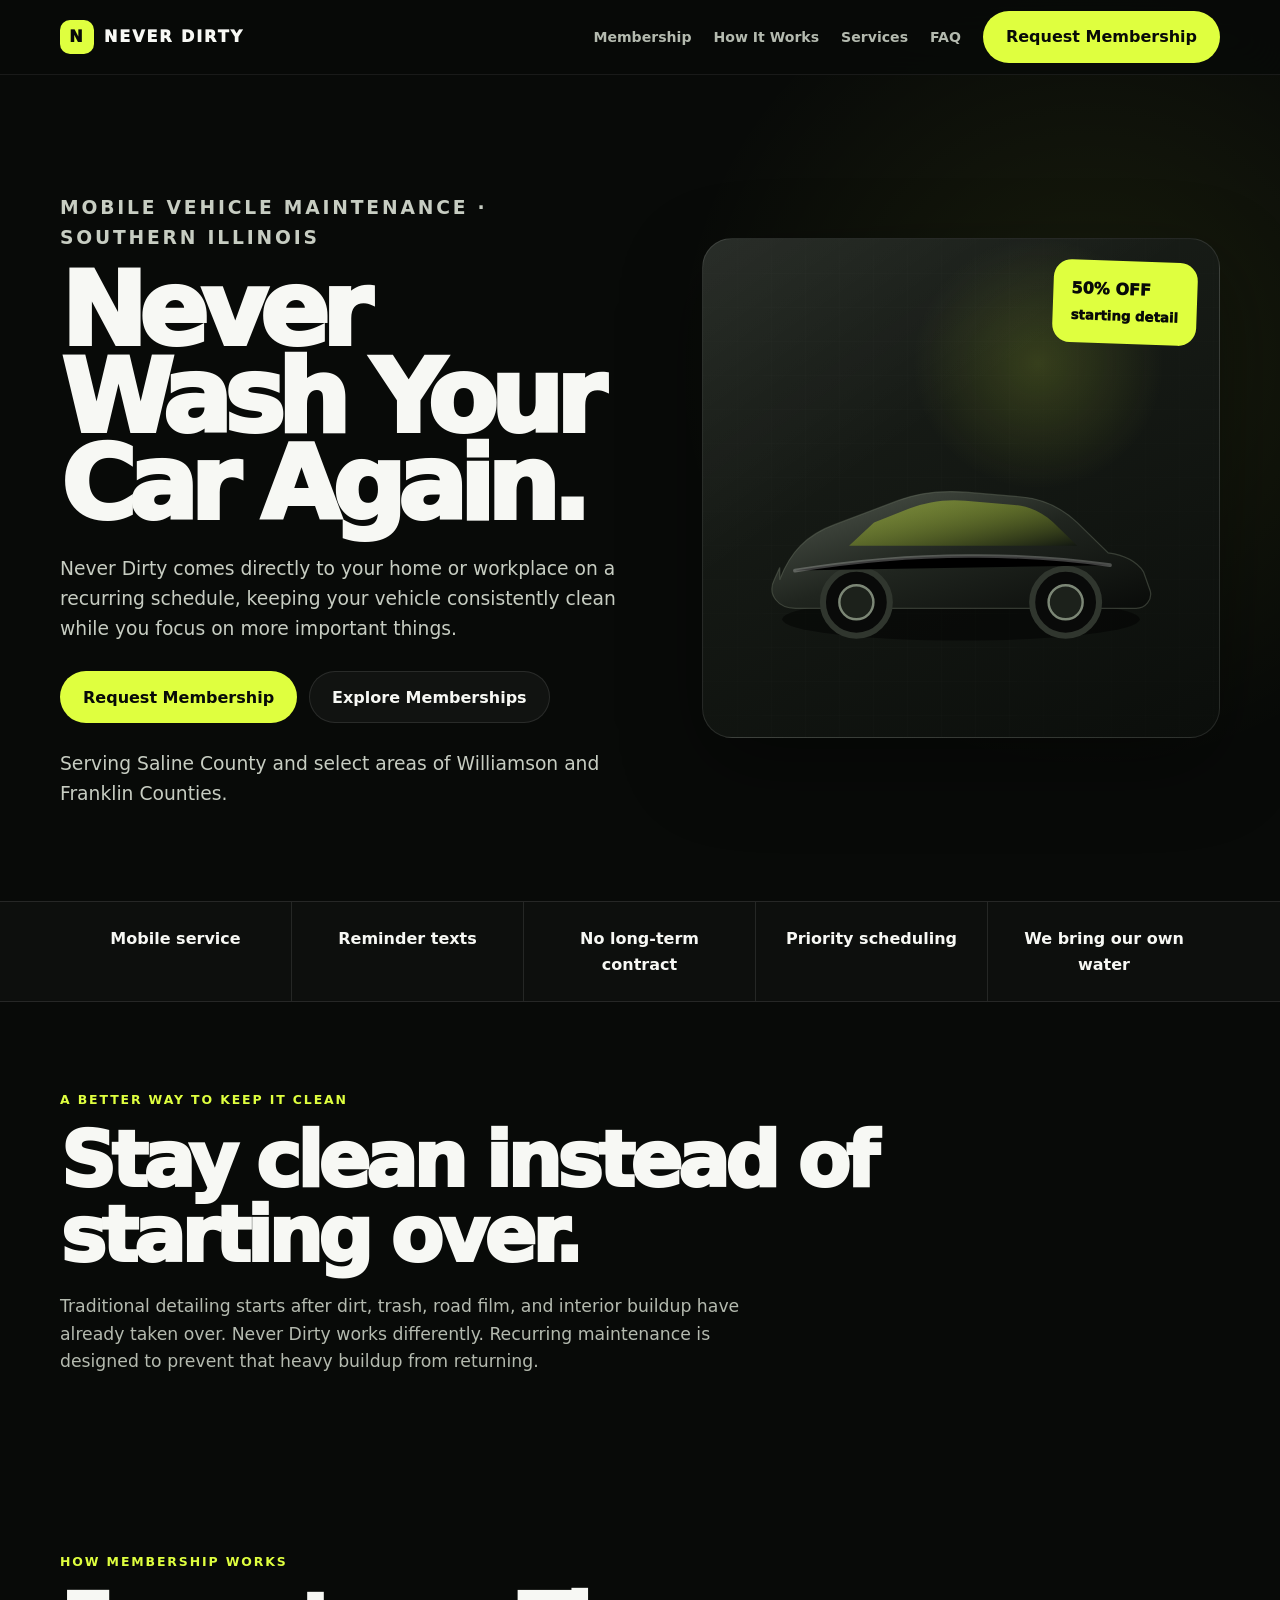
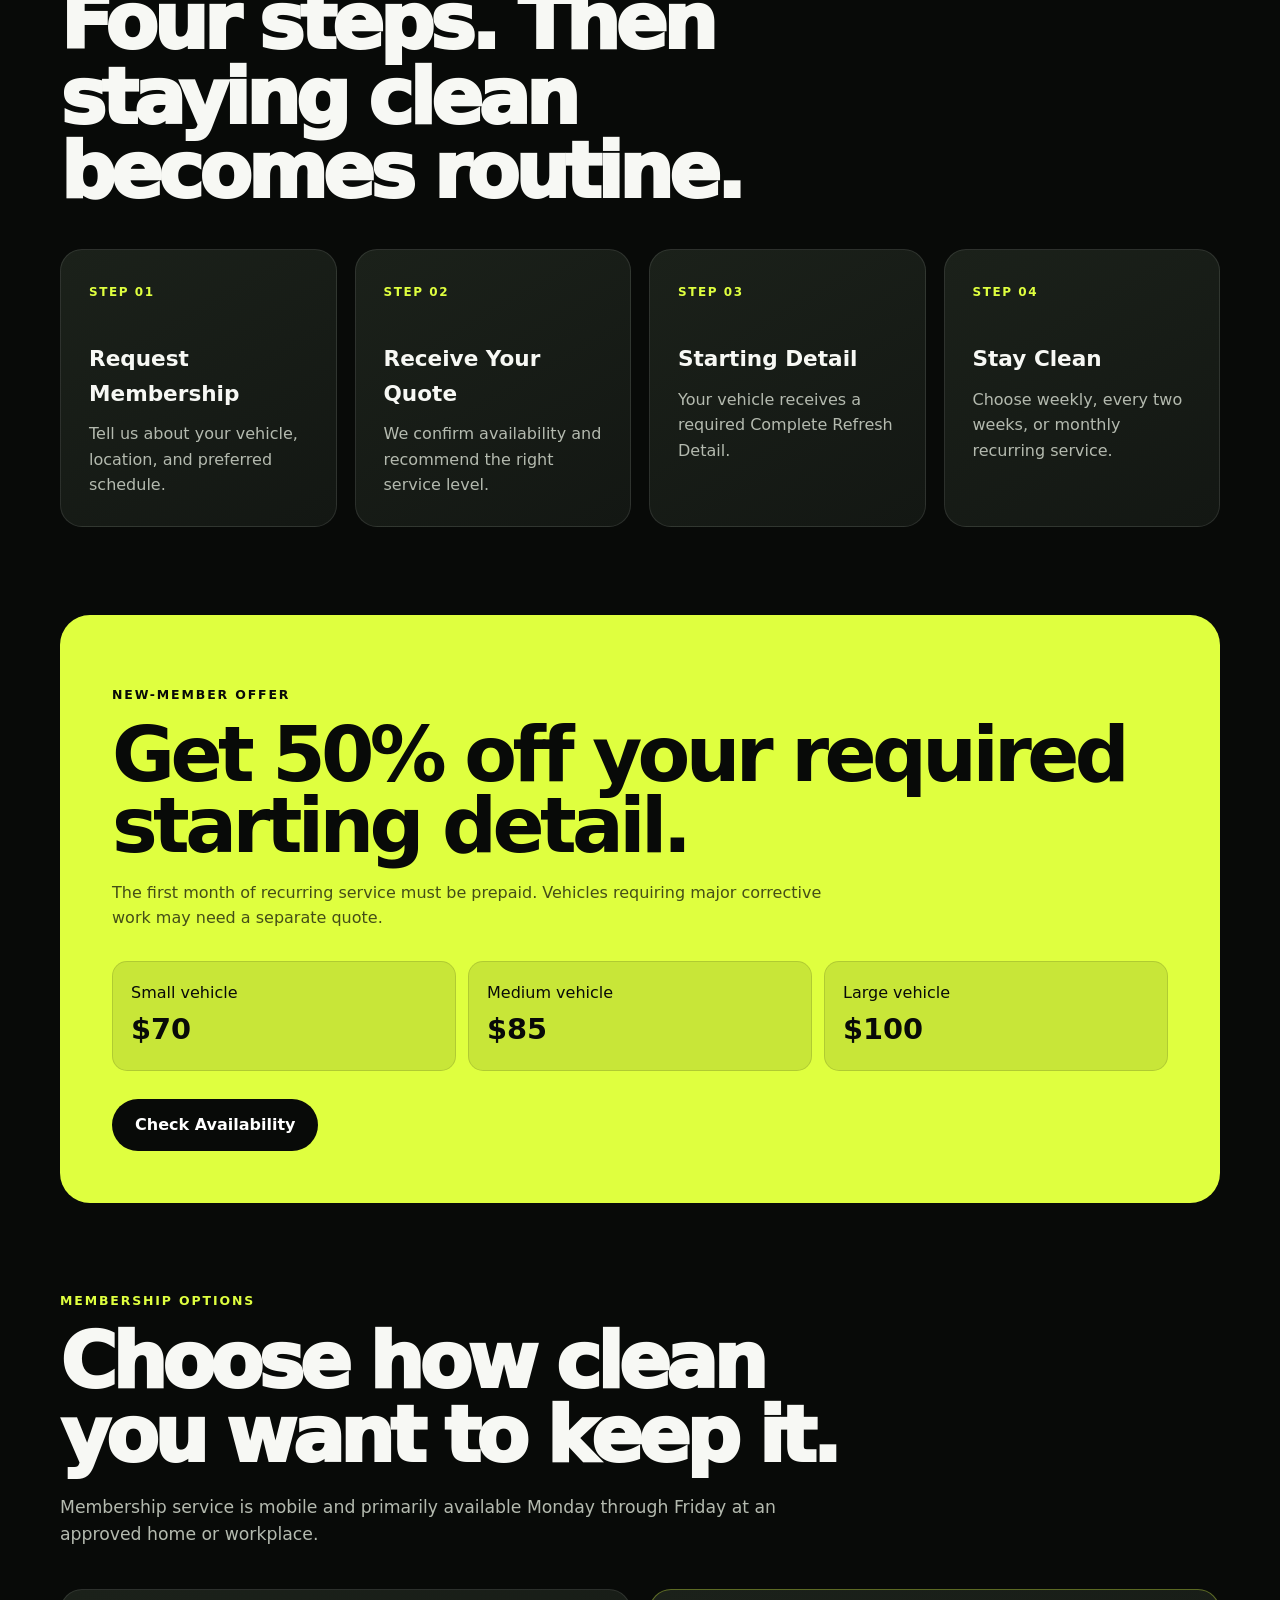
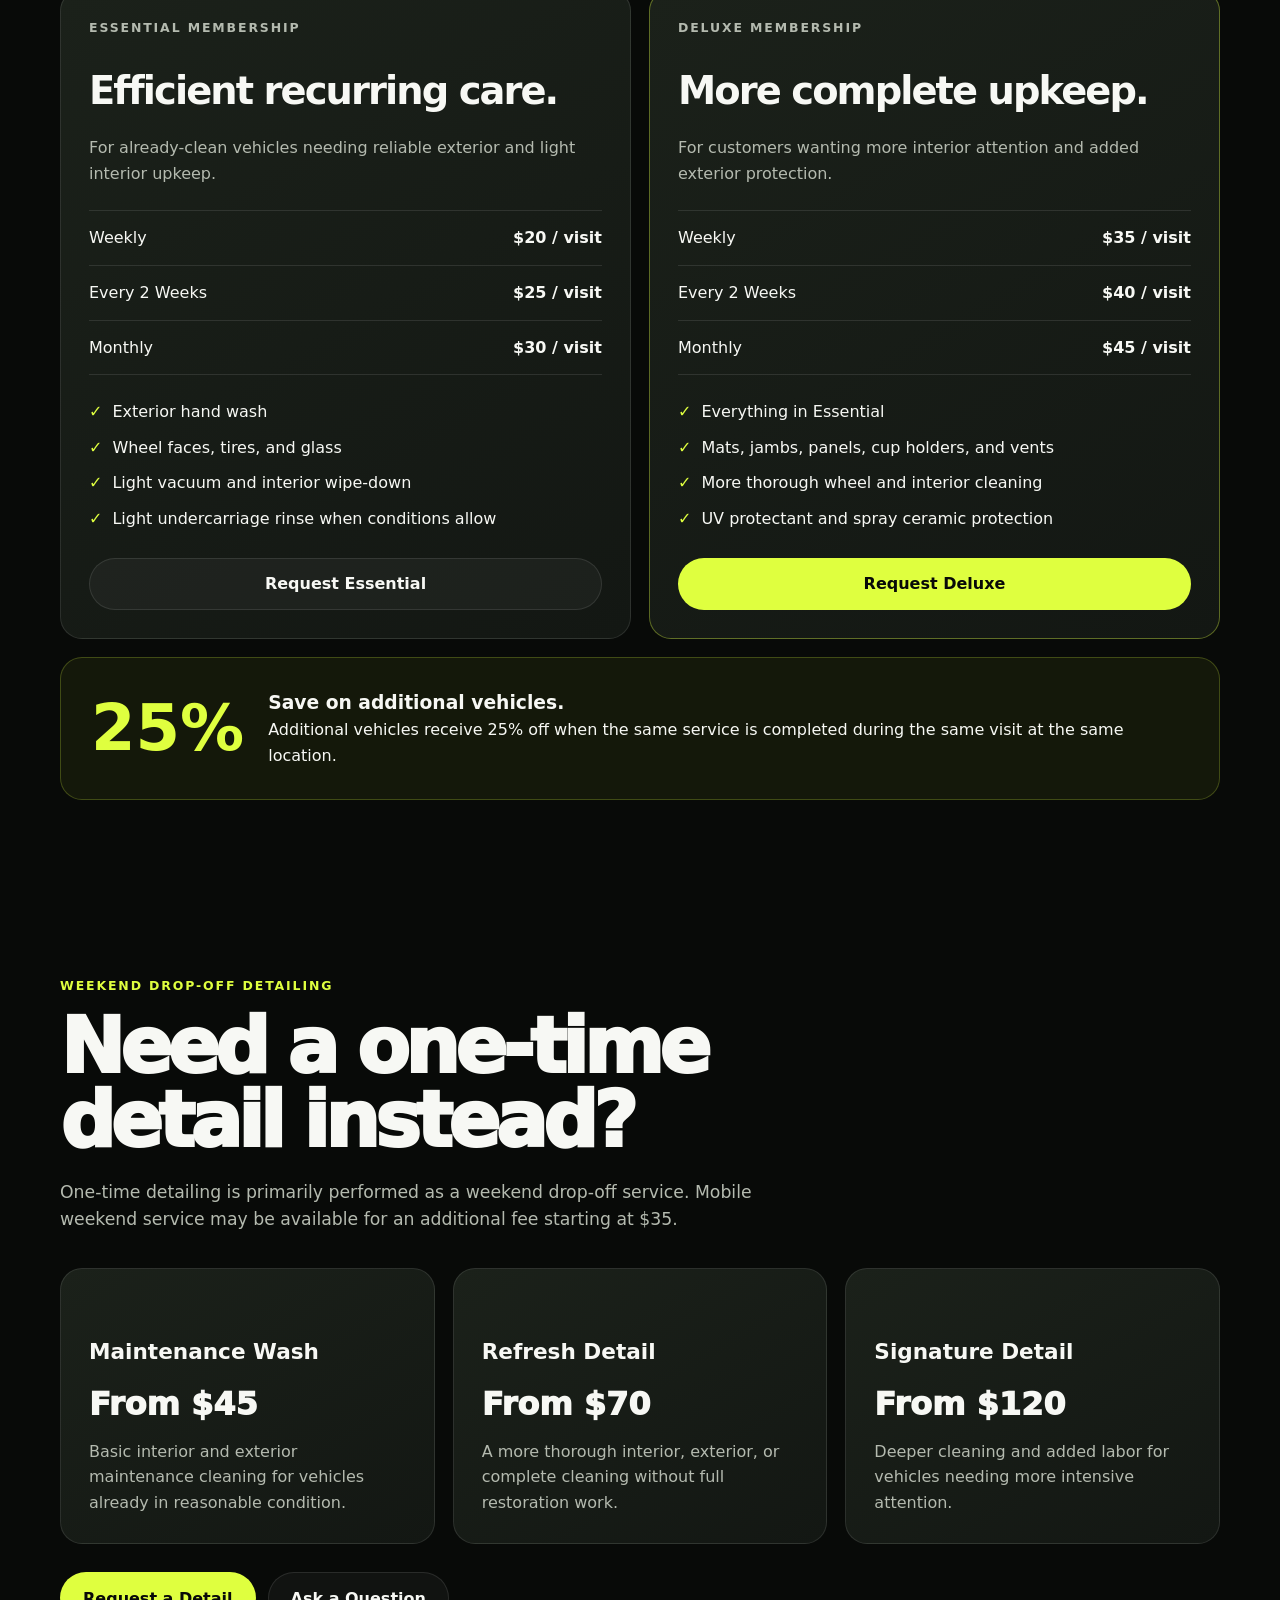
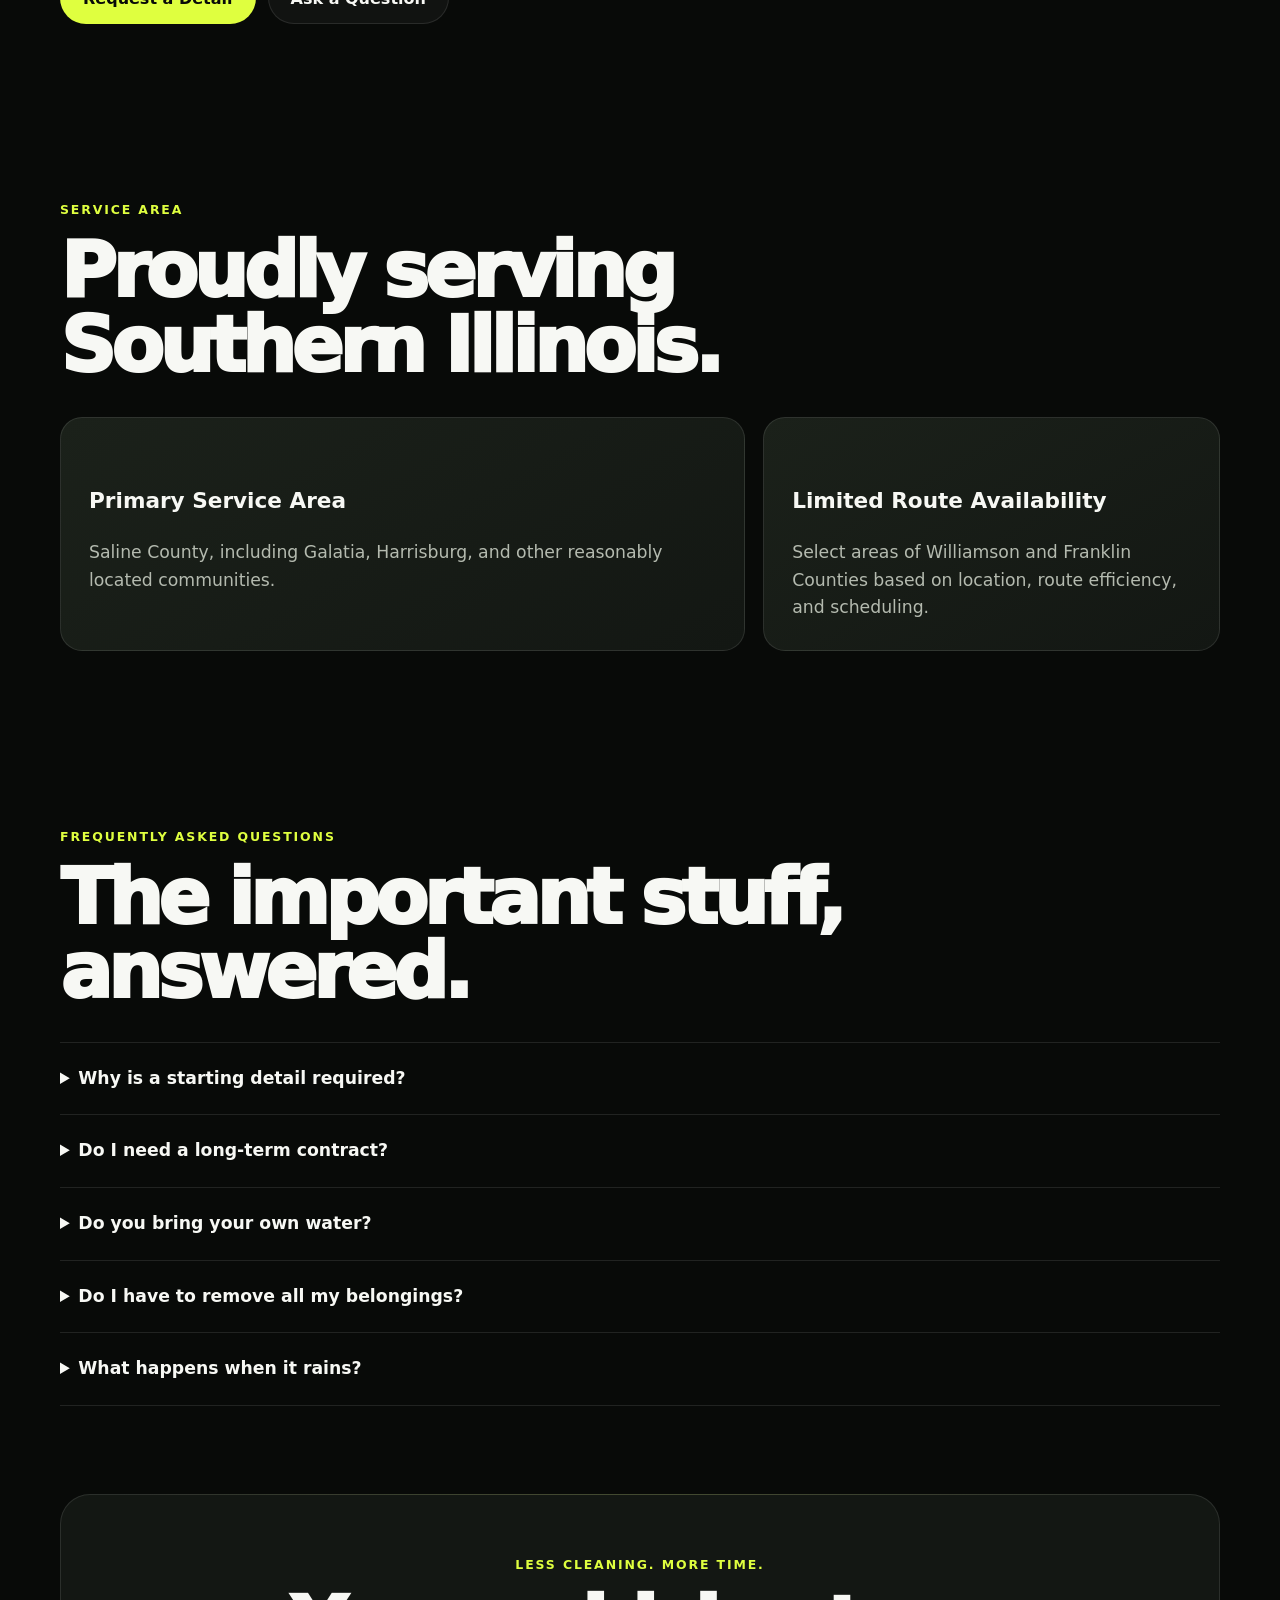
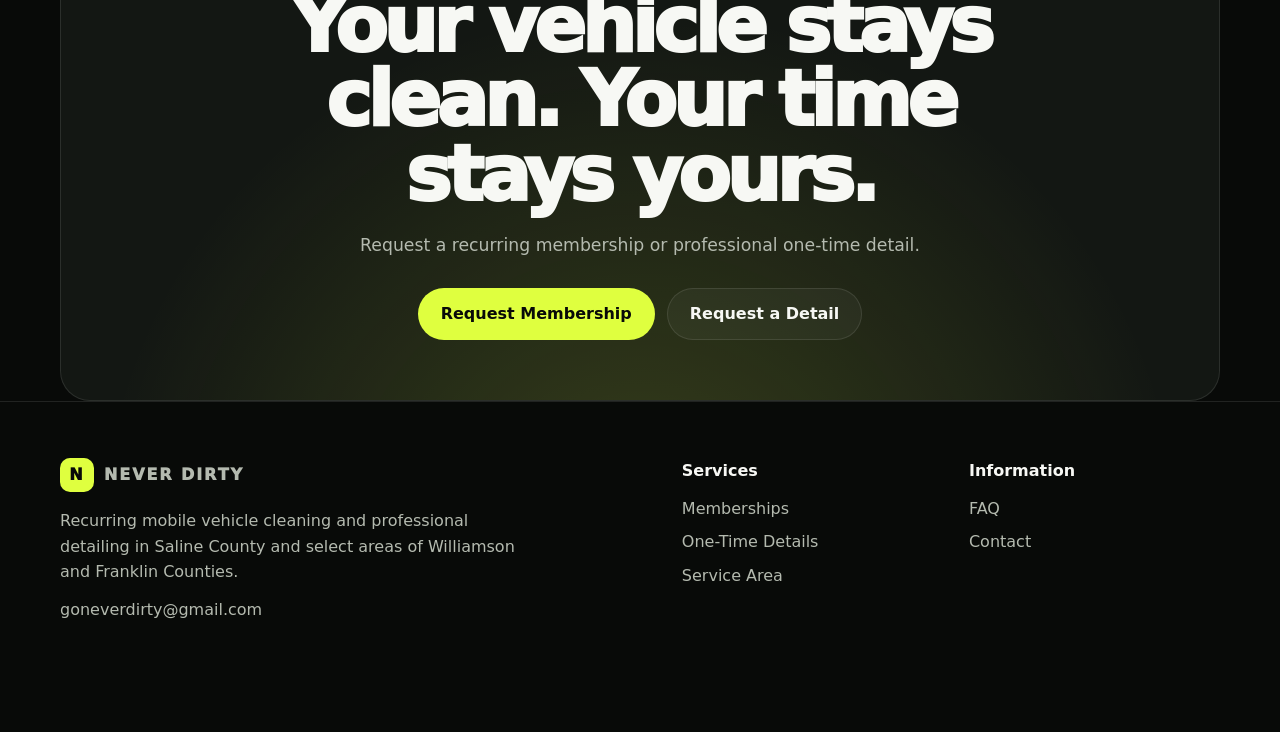
<file: index.html>
<!DOCTYPE html>
<html lang="en">
<head>
  <meta charset="UTF-8">
  <meta name="viewport" content="width=device-width, initial-scale=1.0">
  <title>Never Dirty | Mobile Vehicle Cleaning</title>
  <meta name="description" content="Recurring mobile vehicle cleaning memberships and professional detailing in Southern Illinois.">
  <meta name="theme-color" content="#080a08">
  <style>
    :root{--bg:#080a08;--surface:#131713;--surface2:#1b211a;--text:#f7f8f4;--muted:#b4baaf;--line:rgba(255,255,255,.1);--accent:#dfff3f;--max:1160px;--radius:22px}
    *{box-sizing:border-box;margin:0;padding:0}html{scroll-behavior:smooth;scroll-padding-top:88px}body{font-family:Inter,system-ui,-apple-system,BlinkMacSystemFont,"Segoe UI",sans-serif;background:radial-gradient(circle at 85% 5%,rgba(223,255,63,.08),transparent 26rem),var(--bg);color:var(--text);line-height:1.6}a{color:inherit;text-decoration:none}.container{width:min(calc(100% - 32px),var(--max));margin:auto}.section{padding:88px 0}.eyebrow{color:var(--accent);font-size:.78rem;font-weight:900;letter-spacing:.15em;text-transform:uppercase;margin-bottom:14px}.title{font-size:clamp(2.3rem,6vw,4.8rem);line-height:.97;letter-spacing:-.06em;font-weight:1000;max-width:820px}.copy{color:var(--muted);font-size:1.08rem;max-width:720px;margin-top:20px}.btns{display:flex;gap:12px;flex-wrap:wrap;margin-top:28px}.btn{display:inline-flex;align-items:center;justify-content:center;min-height:52px;padding:0 22px;border-radius:999px;font-weight:900;border:1px solid transparent;transition:.2s}.btn:hover{transform:translateY(-2px)}.primary{background:var(--accent);color:#080a08}.secondary{background:rgba(255,255,255,.04);border-color:var(--line)}header{position:sticky;top:0;z-index:20;background:rgba(8,10,8,.84);backdrop-filter:blur(18px);border-bottom:1px solid rgba(255,255,255,.07)}.nav{height:74px;display:flex;align-items:center;justify-content:space-between;gap:20px}.brand{display:flex;align-items:center;gap:10px;font-weight:1000;letter-spacing:.12em;text-transform:uppercase}.logo{display:grid;place-items:center;width:34px;height:34px;background:var(--accent);color:#080a08;border-radius:10px}.links{display:flex;align-items:center;gap:22px}.links a:not(.btn){color:var(--muted);font-size:.88rem;font-weight:800}.menu{display:none;background:none;border:1px solid var(--line);color:var(--text);width:44px;height:44px;border-radius:13px;font-size:1.25rem}.mobile{display:none;padding:12px 16px 22px;background:#0a0d0a;border-bottom:1px solid var(--line)}.mobile.open{display:grid;gap:10px}.mobile a{padding:12px;border-bottom:1px solid var(--line);font-weight:800}.hero{min-height:calc(100vh - 74px);display:grid;align-items:center;padding:64px 0}.hero-grid{display:grid;grid-template-columns:1.05fr .95fr;gap:70px;align-items:center}.hero h1{font-size:clamp(3.4rem,8vw,7.2rem);line-height:.85;letter-spacing:-.075em;font-weight:1000}.hero p{color:#c7cdc2;font-size:1.17rem;max-width:680px;margin-top:26px}.visual{min-height:500px;position:relative;background:linear-gradient(145deg,rgba(255,255,255,.06),transparent 40%),radial-gradient(circle at 65% 25%,rgba(223,255,63,.16),transparent 25%),linear-gradient(155deg,#1c211b,#0b0e0b);border:1px solid var(--line);border-radius:30px;box-shadow:0 28px 80px rgba(0,0,0,.38);overflow:hidden}.visual:before{content:"";position:absolute;inset:0;background-image:linear-gradient(rgba(255,255,255,.05) 1px,transparent 1px),linear-gradient(90deg,rgba(255,255,255,.05) 1px,transparent 1px);background-size:34px 34px;opacity:.18}.car{position:absolute;left:50%;bottom:80px;transform:translateX(-50%);width:92%}.badge{position:absolute;top:22px;right:22px;background:var(--accent);color:#080a08;padding:16px 18px;border-radius:18px;font-weight:1000;transform:rotate(2deg)}.benefits{border-block:1px solid var(--line);background:rgba(255,255,255,.02)}.benefit-grid{display:grid;grid-template-columns:repeat(5,1fr)}.benefit{padding:24px 16px;text-align:center;border-right:1px solid var(--line);font-weight:850}.benefit:last-child{border-right:0}.steps,.pricing,.services{display:grid;gap:18px}.steps{grid-template-columns:repeat(4,1fr);margin-top:40px}.card{background:linear-gradient(150deg,var(--surface2),var(--surface));border:1px solid var(--line);border-radius:var(--radius);padding:28px}.step-num{color:var(--accent);font-size:.75rem;font-weight:900;letter-spacing:.13em}.card h3{font-size:1.35rem;margin:38px 0 10px}.card p{color:var(--muted)}.offer{background:var(--accent);color:#080a08;border-radius:30px;padding:52px}.offer h2{font-size:clamp(2.4rem,6vw,5.2rem);line-height:.93;letter-spacing:-.06em}.offer p{max-width:720px;margin-top:18px;color:rgba(8,10,8,.72)}.offer-prices{display:grid;grid-template-columns:repeat(3,1fr);gap:12px;margin-top:30px}.offer-price{background:rgba(8,10,8,.1);border:1px solid rgba(8,10,8,.12);border-radius:15px;padding:18px}.offer-price strong{display:block;font-size:1.8rem}.pricing{grid-template-columns:repeat(2,1fr);margin-top:40px}.price-card{display:flex;flex-direction:column;min-height:100%}.price-card.featured{border-color:rgba(223,255,63,.35)}.price-card h3{font-size:2.4rem;margin:8px 0 14px;letter-spacing:-.05em}.price-list{margin:24px 0;border-top:1px solid var(--line)}.price-row{display:flex;justify-content:space-between;gap:20px;padding:14px 0;border-bottom:1px solid var(--line)}.checks{list-style:none;display:grid;gap:10px;margin-bottom:26px}.checks li:before{content:"✓";color:var(--accent);font-weight:900;margin-right:10px}.discount{margin-top:18px;padding:30px;border-radius:var(--radius);border:1px solid rgba(223,255,63,.22);background:rgba(223,255,63,.06);display:flex;align-items:center;gap:24px}.discount strong{font-size:4rem;line-height:1;color:var(--accent)}.services{grid-template-columns:repeat(3,1fr);margin-top:34px}.service-price{font-size:2rem;font-weight:1000;margin-top:10px}.service-note{color:var(--muted);margin-top:8px}.area{display:grid;grid-template-columns:1.2fr .8fr;gap:18px;margin-top:34px}.faq{margin-top:32px;border-top:1px solid var(--line)}details{border-bottom:1px solid var(--line);padding:22px 0}summary{cursor:pointer;font-weight:850;font-size:1.08rem}details p{color:var(--muted);padding-top:12px;max-width:800px}.cta{text-align:center;padding:60px 30px;background:radial-gradient(circle at 50% 130%,rgba(223,255,63,.18),transparent 34rem),var(--surface);border:1px solid var(--line);border-radius:30px}.cta .title{margin:auto}.cta .copy{margin-inline:auto}.cta .btns{justify-content:center}footer{padding:56px 0 110px;border-top:1px solid var(--line);color:var(--muted)}.footer-grid{display:grid;grid-template-columns:1.4fr .6fr .6fr;gap:36px}.footer-grid h4{color:var(--text);margin-bottom:12px}.footer-links{display:grid;gap:8px}.mobile-cta{display:none;position:fixed;bottom:0;left:0;right:0;z-index:25;background:rgba(8,10,8,.94);backdrop-filter:blur(16px);border-top:1px solid var(--line);padding:10px;gap:8px}.mobile-cta .btn{flex:1;min-height:48px;padding:0 10px;font-size:.78rem}
    @media(max-width:960px){.links a:not(.btn){display:none}.links .btn{display:none}.menu{display:block}.hero-grid,.area{grid-template-columns:1fr}.visual{min-height:420px}.steps{grid-template-columns:repeat(2,1fr)}.benefit-grid{grid-template-columns:repeat(2,1fr)}.benefit{border-bottom:1px solid var(--line)}.benefit:nth-child(2n){border-right:0}.benefit:last-child{grid-column:1/-1}.services{grid-template-columns:1fr}.footer-grid{grid-template-columns:1fr 1fr}.footer-grid>div:first-child{grid-column:1/-1}}
    @media(max-width:640px){.section{padding:64px 0}.hero{padding:54px 0}.hero h1{font-size:clamp(3rem,17vw,5.1rem)}.visual{min-height:330px}.car{width:115%;bottom:58px}.steps,.pricing,.offer-prices,.footer-grid{grid-template-columns:1fr}.offer{padding:34px 24px}.btns{display:grid}.btn{width:100%}.discount{align-items:flex-start;flex-direction:column}.mobile-cta{display:flex}footer{padding-bottom:130px}}
  </style>
</head>
<body>
<header>
  <div class="container nav">
    <a class="brand" href="#top"><span class="logo">N</span><span>Never Dirty</span></a>
    <nav class="links">
      <a href="#membership">Membership</a><a href="#how">How It Works</a><a href="#services">Services</a><a href="#faq">FAQ</a>
      <a class="btn primary" href="mailto:goneverdirty@gmail.com?subject=Membership Request">Request Membership</a>
    </nav>
    <button class="menu" aria-label="Open menu" aria-expanded="false">☰</button>
  </div>
  <nav class="mobile">
    <a href="#membership">Membership</a><a href="#how">How It Works</a><a href="#services">Services</a><a href="#service-area">Service Area</a><a href="#faq">FAQ</a>
    <a class="btn primary" href="mailto:goneverdirty@gmail.com?subject=Membership Request">Request Membership</a>
  </nav>
</header>
<main>
<section class="hero" id="top"><div class="container hero-grid"><div><p class="eyebrow">Mobile vehicle maintenance · Southern Illinois</p><h1>Never Wash Your Car Again.</h1><p>Never Dirty comes directly to your home or workplace on a recurring schedule, keeping your vehicle consistently clean while you focus on more important things.</p><div class="btns"><a class="btn primary" href="mailto:goneverdirty@gmail.com?subject=Membership Request">Request Membership</a><a class="btn secondary" href="#membership">Explore Memberships</a></div><p class="location-note">Serving Saline County and select areas of Williamson and Franklin Counties.</p></div><div class="visual"><svg class="car" viewBox="0 0 780 360" aria-label="Stylized clean vehicle"><defs><linearGradient id="body" x1="0" y1="0" x2="1" y2="1"><stop offset="0" stop-color="#51584e"/><stop offset=".5" stop-color="#20251f"/><stop offset="1" stop-color="#090b09"/></linearGradient><linearGradient id="glass" x1="0" y1="0" x2="1" y2="1"><stop offset="0" stop-color="#dfff3f" stop-opacity=".35"/><stop offset="1" stop-color="#111610" stop-opacity=".85"/></linearGradient></defs><ellipse cx="390" cy="298" rx="294" ry="35" fill="#000" opacity=".48"/><path d="M92 233c17-45 44-74 91-91l103-39c31-12 73-17 112-14l92 8c35 3 66 18 92 43l50 49c28 4 47 14 58 31l11 31c4 15-8 29-23 29H118c-29 0-47-23-35-47l9-20Z" fill="url(#body)" stroke="#667060" stroke-opacity=".45" stroke-width="2"/><path d="M247 139l58-23c28-11 60-16 92-13l81 7c24 2 45 12 63 28l40 39H206l41-38Z" fill="url(#glass)"/><circle cx="218" cy="270" r="55" fill="#090a09" stroke="#30362e" stroke-width="10"/><circle cx="218" cy="270" r="28" fill="#1c211b" stroke="#7c8776" stroke-width="4"/><circle cx="562" cy="270" r="55" fill="#090a09" stroke="#30362e" stroke-width="10"/><circle cx="562" cy="270" r="28" fill="#1c211b" stroke="#7c8776" stroke-width="4"/><path d="M117 218c99-16 197-25 300-24 74 0 147 5 218 15" stroke="#fff" stroke-opacity=".24" stroke-width="6" stroke-linecap="round"/></svg><div class="badge">50% OFF<br><small>starting detail</small></div></div></div></section>
<section class="benefits"><div class="container benefit-grid"><div class="benefit">Mobile service</div><div class="benefit">Reminder texts</div><div class="benefit">No long-term contract</div><div class="benefit">Priority scheduling</div><div class="benefit">We bring our own water</div></div></section>
<section class="section"><div class="container"><p class="eyebrow">A better way to keep it clean</p><h2 class="title">Stay clean instead of starting over.</h2><p class="copy">Traditional detailing starts after dirt, trash, road film, and interior buildup have already taken over. Never Dirty works differently. Recurring maintenance is designed to prevent that heavy buildup from returning.</p></div></section>
<section class="section" id="how"><div class="container"><p class="eyebrow">How membership works</p><h2 class="title">Four steps. Then staying clean becomes routine.</h2><div class="steps"><article class="card"><span class="step-num">STEP 01</span><h3>Request Membership</h3><p>Tell us about your vehicle, location, and preferred schedule.</p></article><article class="card"><span class="step-num">STEP 02</span><h3>Receive Your Quote</h3><p>We confirm availability and recommend the right service level.</p></article><article class="card"><span class="step-num">STEP 03</span><h3>Starting Detail</h3><p>Your vehicle receives a required Complete Refresh Detail.</p></article><article class="card"><span class="step-num">STEP 04</span><h3>Stay Clean</h3><p>Choose weekly, every two weeks, or monthly recurring service.</p></article></div></div></section>
<section class="section-sm"><div class="container"><div class="offer"><p class="eyebrow" style="color:#080a08">New-member offer</p><h2>Get 50% off your required starting detail.</h2><p>The first month of recurring service must be prepaid. Vehicles requiring major corrective work may need a separate quote.</p><div class="offer-prices"><div class="offer-price">Small vehicle<strong>$70</strong></div><div class="offer-price">Medium vehicle<strong>$85</strong></div><div class="offer-price">Large vehicle<strong>$100</strong></div></div><div class="btns"><a class="btn" style="background:#080a08;color:#fff" href="mailto:goneverdirty@gmail.com?subject=Check Membership Availability">Check Availability</a></div></div></div></section>
<section class="section" id="membership"><div class="container"><p class="eyebrow">Membership options</p><h2 class="title">Choose how clean you want to keep it.</h2><p class="copy">Membership service is mobile and primarily available Monday through Friday at an approved home or workplace.</p><div class="pricing"><article class="card price-card"><p class="eyebrow">Essential Membership</p><h3>Efficient recurring care.</h3><p class="copy" style="font-size:1rem;margin-top:0">For already-clean vehicles needing reliable exterior and light interior upkeep.</p><div class="price-list"><div class="price-row"><span>Weekly</span><strong>$20 / visit</strong></div><div class="price-row"><span>Every 2 Weeks</span><strong>$25 / visit</strong></div><div class="price-row"><span>Monthly</span><strong>$30 / visit</strong></div></div><ul class="checks"><li>Exterior hand wash</li><li>Wheel faces, tires, and glass</li><li>Light vacuum and interior wipe-down</li><li>Light undercarriage rinse when conditions allow</li></ul><a class="btn secondary" href="mailto:goneverdirty@gmail.com?subject=Essential Membership Request">Request Essential</a></article><article class="card price-card featured"><p class="eyebrow">Deluxe Membership</p><h3>More complete upkeep.</h3><p class="copy" style="font-size:1rem;margin-top:0">For customers wanting more interior attention and added exterior protection.</p><div class="price-list"><div class="price-row"><span>Weekly</span><strong>$35 / visit</strong></div><div class="price-row"><span>Every 2 Weeks</span><strong>$40 / visit</strong></div><div class="price-row"><span>Monthly</span><strong>$45 / visit</strong></div></div><ul class="checks"><li>Everything in Essential</li><li>Mats, jambs, panels, cup holders, and vents</li><li>More thorough wheel and interior cleaning</li><li>UV protectant and spray ceramic protection</li></ul><a class="btn primary" href="mailto:goneverdirty@gmail.com?subject=Deluxe Membership Request">Request Deluxe</a></article></div><div class="discount"><strong>25%</strong><div><h3>Save on additional vehicles.</h3><p>Additional vehicles receive 25% off when the same service is completed during the same visit at the same location.</p></div></div></div></section>
<section class="section" id="services"><div class="container"><p class="eyebrow">Weekend drop-off detailing</p><h2 class="title">Need a one-time detail instead?</h2><p class="copy">One-time detailing is primarily performed as a weekend drop-off service. Mobile weekend service may be available for an additional fee starting at $35.</p><div class="services"><article class="card"><h3>Maintenance Wash</h3><div class="service-price">From $45</div><p class="service-note">Basic interior and exterior maintenance cleaning for vehicles already in reasonable condition.</p></article><article class="card"><h3>Refresh Detail</h3><div class="service-price">From $70</div><p class="service-note">A more thorough interior, exterior, or complete cleaning without full restoration work.</p></article><article class="card"><h3>Signature Detail</h3><div class="service-price">From $120</div><p class="service-note">Deeper cleaning and added labor for vehicles needing more intensive attention.</p></article></div><div class="btns"><a class="btn primary" href="mailto:goneverdirty@gmail.com?subject=Detail Request">Request a Detail</a><a class="btn secondary" href="mailto:goneverdirty@gmail.com?subject=Question About Never Dirty Services">Ask a Question</a></div></div></section>
<section class="section" id="service-area"><div class="container"><p class="eyebrow">Service area</p><h2 class="title">Proudly serving Southern Illinois.</h2><div class="area"><article class="card"><h3>Primary Service Area</h3><p class="copy">Saline County, including Galatia, Harrisburg, and other reasonably located communities.</p></article><article class="card"><h3>Limited Route Availability</h3><p class="copy">Select areas of Williamson and Franklin Counties based on location, route efficiency, and scheduling.</p></article></div></div></section>
<section class="section" id="faq"><div class="container"><p class="eyebrow">Frequently asked questions</p><h2 class="title">The important stuff, answered.</h2><div class="faq"><details><summary>Why is a starting detail required?</summary><p>Recurring maintenance works best when the vehicle begins from a reasonable clean baseline. The Complete Refresh establishes that condition.</p></details><details><summary>Do I need a long-term contract?</summary><p>No. Membership becomes month-to-month after the first prepaid month.</p></details><details><summary>Do you bring your own water?</summary><p>Yes. Never Dirty brings its own water, products, towels, wash media, vacuum, and equipment.</p></details><details><summary>Do I have to remove all my belongings?</summary><p>No. Customers are asked to remove valuables and important items. Loose accessible belongings may be placed in a provided bag and left on the passenger seat.</p></details><details><summary>What happens when it rains?</summary><p>Rain, severe weather, unsafe temperatures, or unsuitable ground conditions may require rescheduling.</p></details></div></div></section>
<section class="section-sm"><div class="container"><div class="cta"><p class="eyebrow">Less cleaning. More time.</p><h2 class="title">Your vehicle stays clean. Your time stays yours.</h2><p class="copy">Request a recurring membership or professional one-time detail.</p><div class="btns"><a class="btn primary" href="mailto:goneverdirty@gmail.com?subject=Membership Request">Request Membership</a><a class="btn secondary" href="mailto:goneverdirty@gmail.com?subject=Detail Request">Request a Detail</a></div></div></div></section>
</main>
<footer><div class="container footer-grid"><div><a class="brand" href="#top"><span class="logo">N</span><span>Never Dirty</span></a><p style="margin-top:16px;max-width:470px">Recurring mobile vehicle cleaning and professional detailing in Saline County and select areas of Williamson and Franklin Counties.</p><p style="margin-top:12px">goneverdirty@gmail.com</p></div><div><h4>Services</h4><div class="footer-links"><a href="#membership">Memberships</a><a href="#services">One-Time Details</a><a href="#service-area">Service Area</a></div></div><div><h4>Information</h4><div class="footer-links"><a href="#faq">FAQ</a><a href="mailto:goneverdirty@gmail.com">Contact</a></div></div></div></footer>
<div class="mobile-cta"><a class="btn primary" href="mailto:goneverdirty@gmail.com?subject=Membership Request">Membership</a><a class="btn secondary" href="mailto:goneverdirty@gmail.com?subject=Detail Request">Detail</a></div>
<script>
  const menuButton=document.querySelector('.menu');
  const mobileMenu=document.querySelector('.mobile');
  menuButton.addEventListener('click',()=>{const open=mobileMenu.classList.toggle('open');menuButton.setAttribute('aria-expanded',String(open));document.body.classList.toggle('menu-open',open);menuButton.textContent=open?'✕':'☰'});
  mobileMenu.querySelectorAll('a').forEach(a=>a.addEventListener('click',()=>{mobileMenu.classList.remove('open');document.body.classList.remove('menu-open');menuButton.setAttribute('aria-expanded','false');menuButton.textContent='☰'}));
</script>
</body>
</html>
</file>
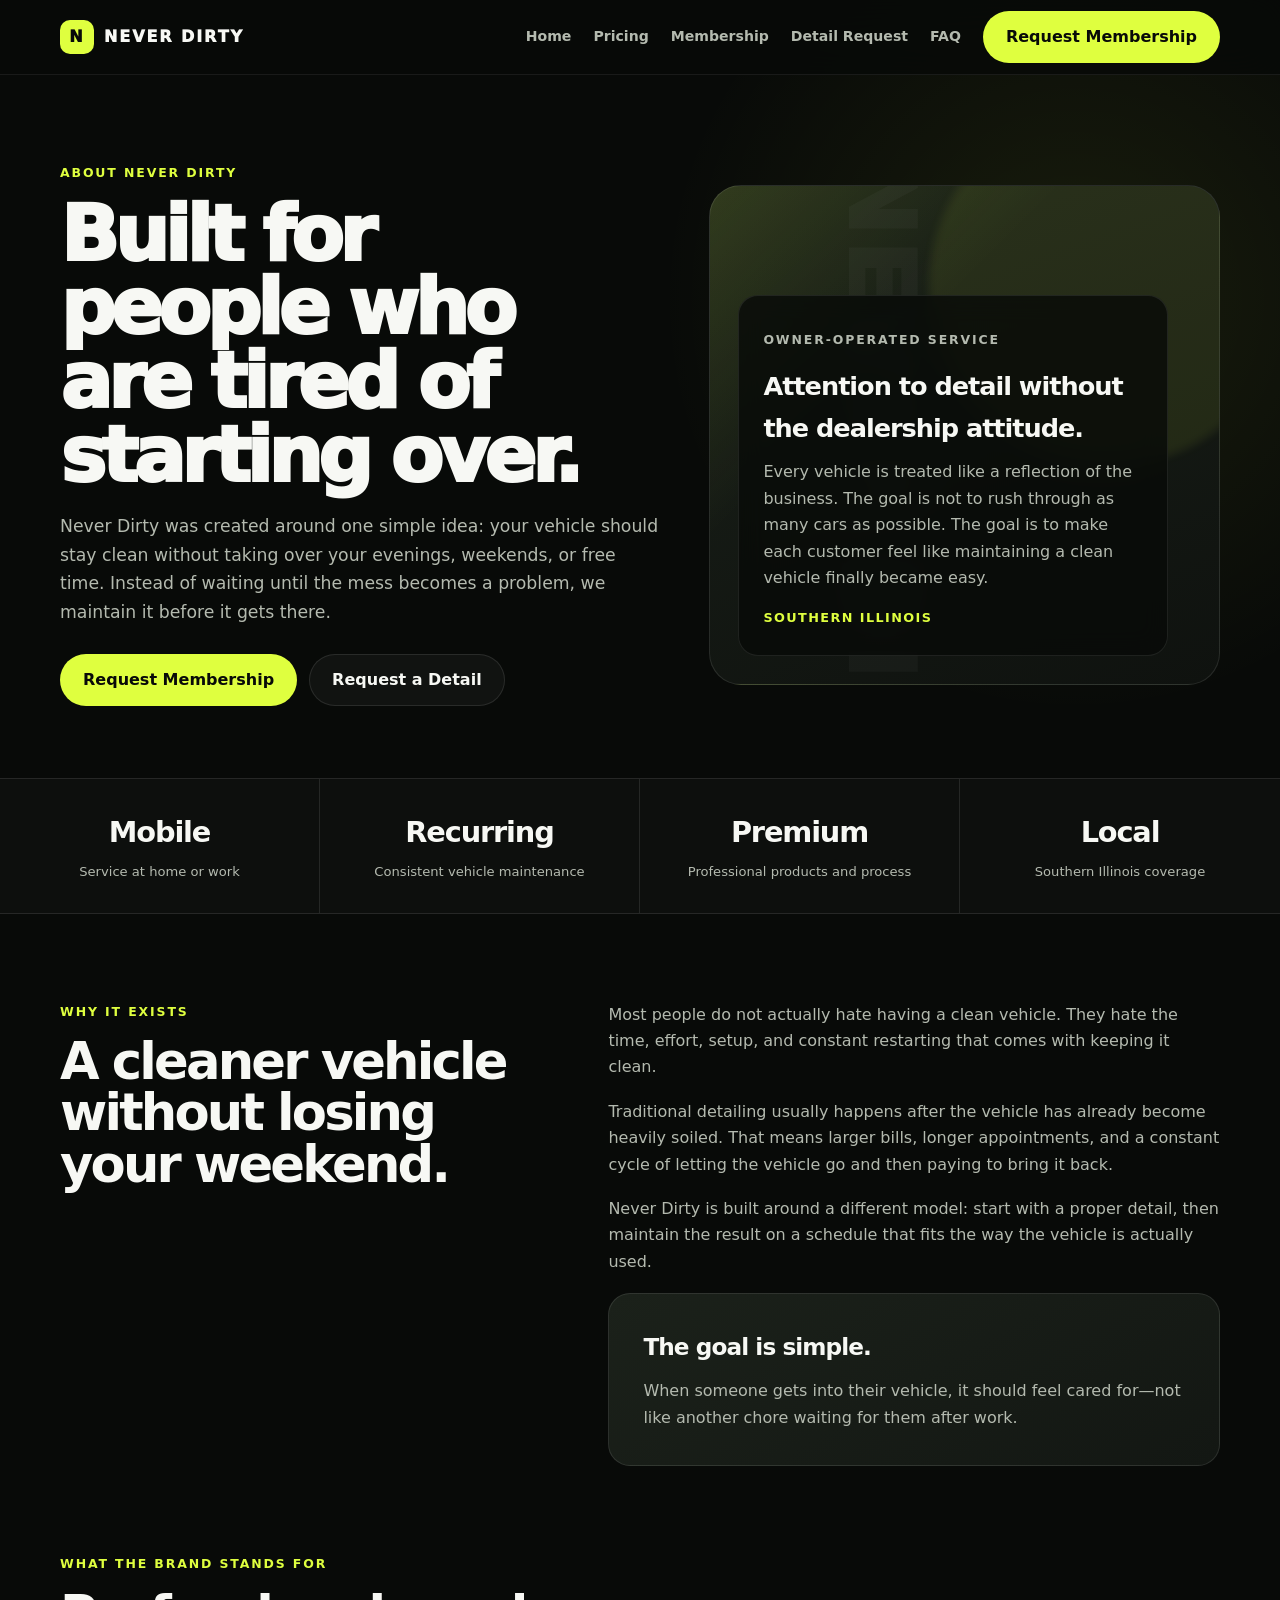
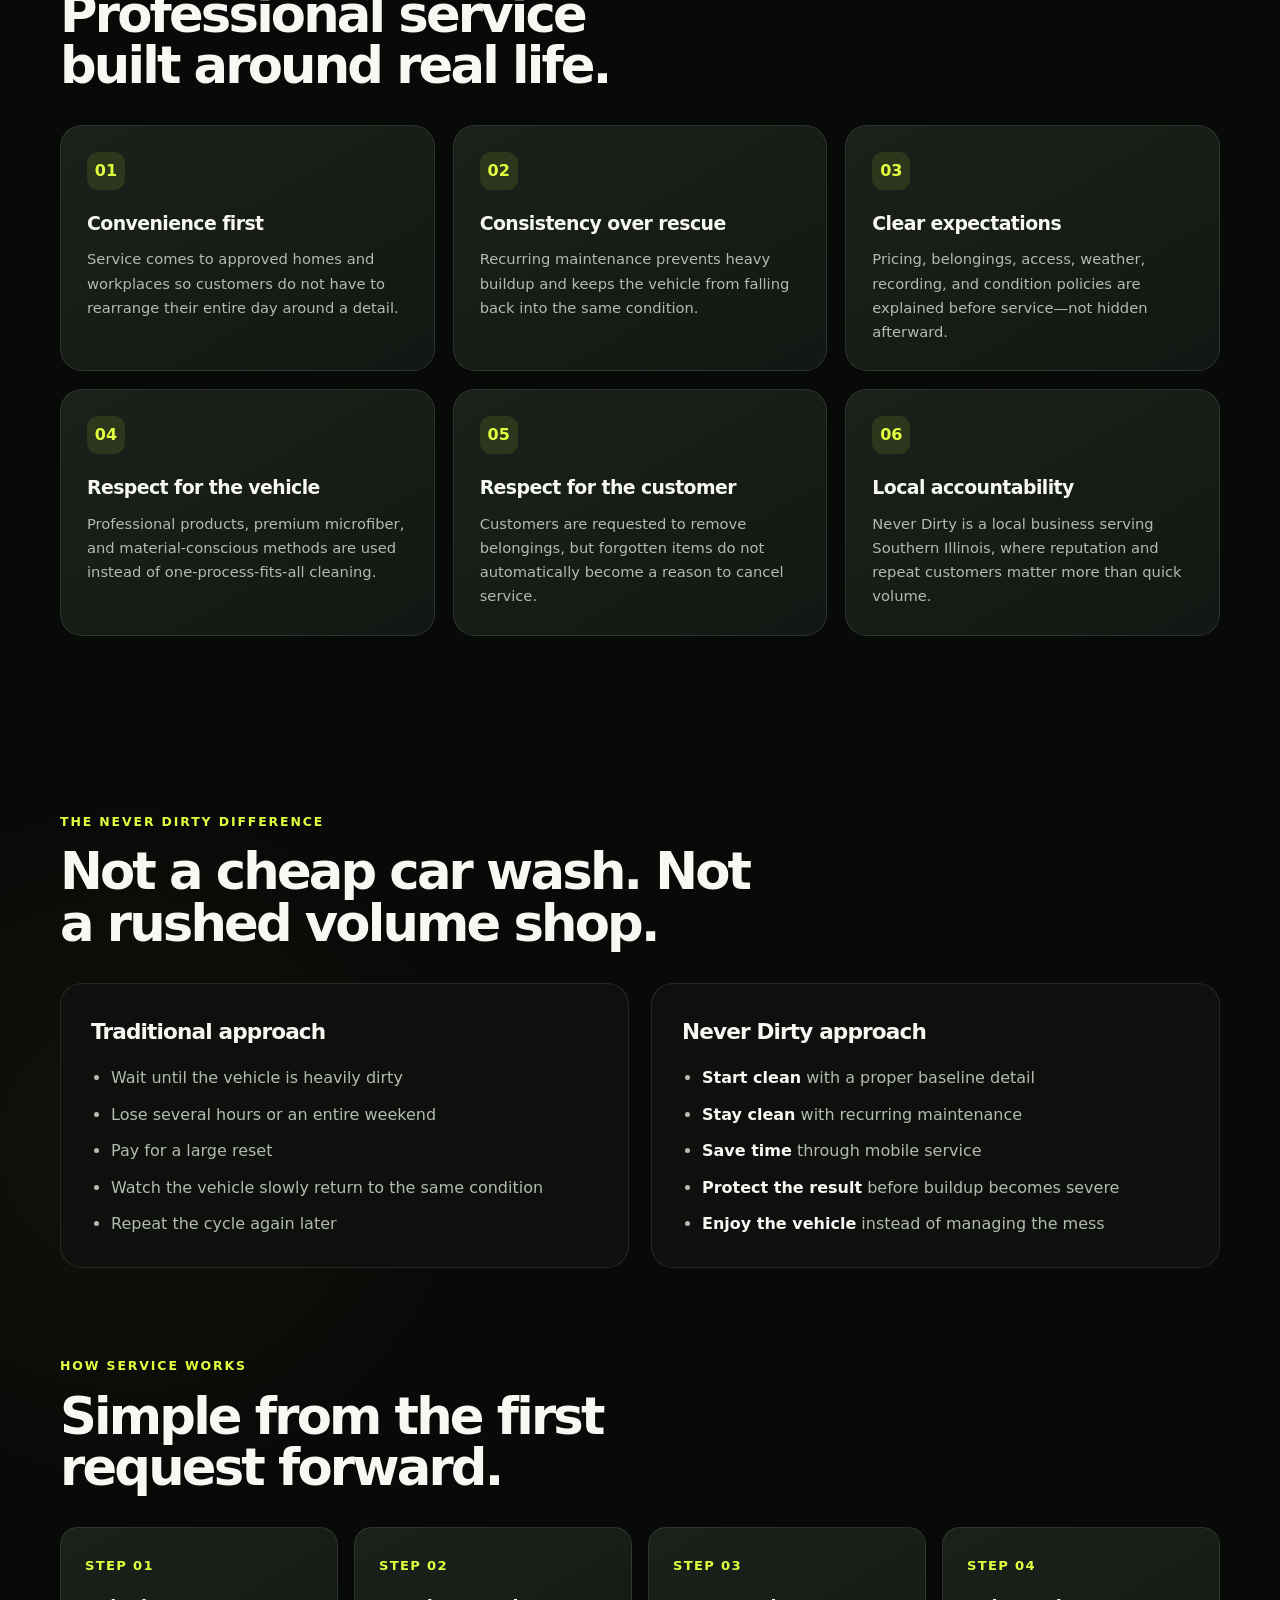
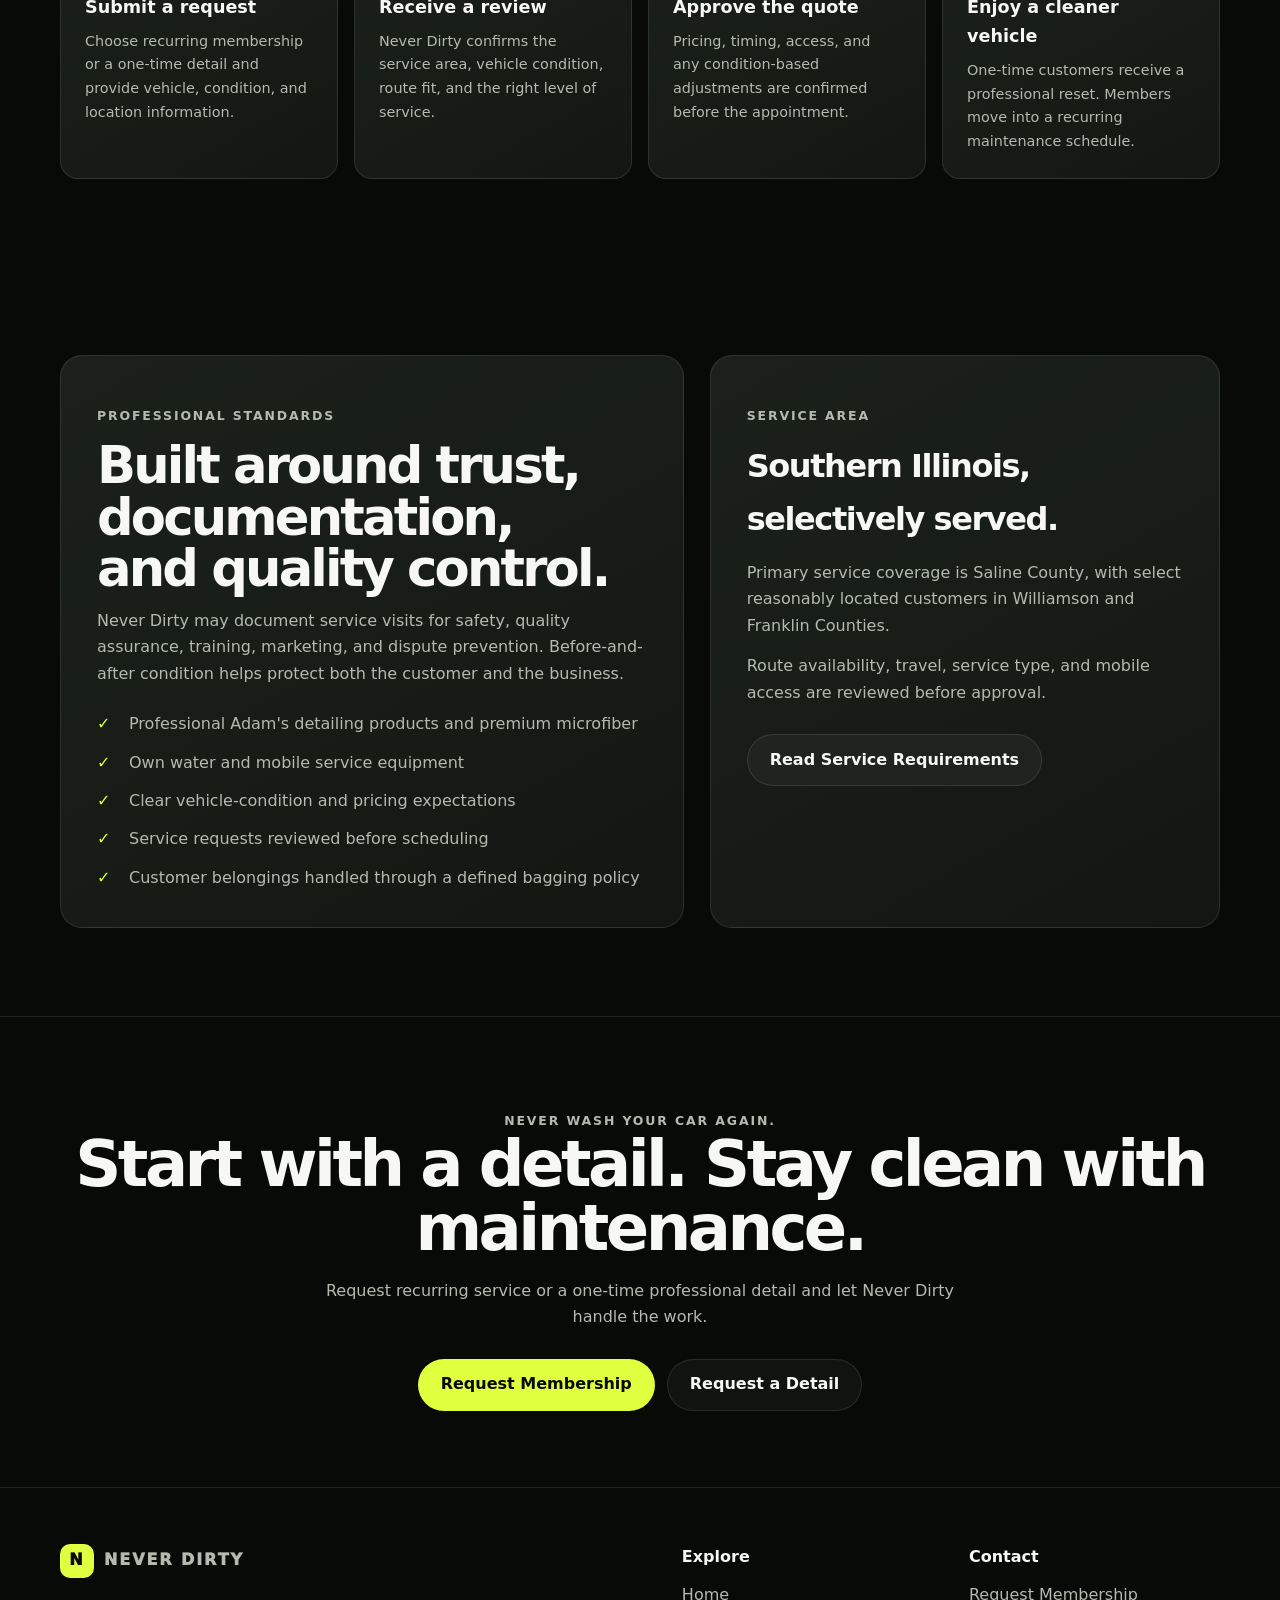
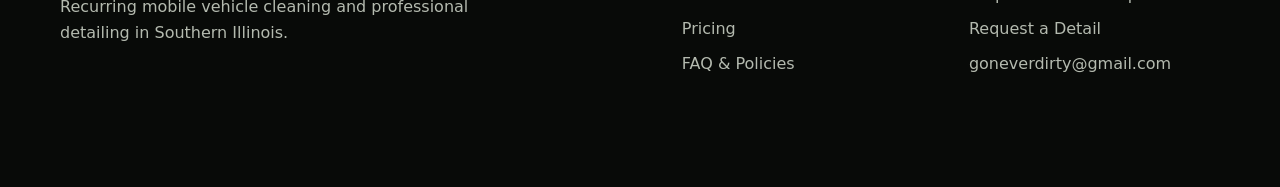
<file: about.html>
<!DOCTYPE html>
<html lang="en">
<head>
  <meta charset="UTF-8">
  <meta name="viewport" content="width=device-width, initial-scale=1.0">
  <title>About Never Dirty | Premium Mobile Vehicle Care</title>
  <meta name="description" content="Learn about Never Dirty, a premium mobile vehicle-maintenance and detailing service serving Southern Illinois.">
  <meta name="theme-color" content="#080a08">

  <style>
    :root{
      --bg:#080a08;
      --surface:#131713;
      --surface2:#1b211a;
      --text:#f7f8f4;
      --muted:#b4baaf;
      --muted2:#858d80;
      --line:rgba(255,255,255,.1);
      --accent:#dfff3f;
      --max:1160px;
      --radius:22px;
    }

    *{box-sizing:border-box;margin:0;padding:0}
    html{scroll-behavior:smooth;scroll-padding-top:88px}
    body{
      font-family:Inter,system-ui,-apple-system,BlinkMacSystemFont,"Segoe UI",sans-serif;
      background:
        radial-gradient(circle at 84% 6%,rgba(223,255,63,.08),transparent 26rem),
        radial-gradient(circle at 10% 55%,rgba(223,255,63,.04),transparent 22rem),
        var(--bg);
      color:var(--text);
      line-height:1.65;
    }

    a{color:inherit;text-decoration:none}
    button{font:inherit}
    button,a{-webkit-tap-highlight-color:transparent}
    :focus-visible{outline:3px solid rgba(223,255,63,.8);outline-offset:3px}

    .container{width:min(calc(100% - 32px),var(--max));margin:auto}
    .section{padding:88px 0}
    .eyebrow{color:var(--accent);font-size:.78rem;font-weight:900;letter-spacing:.15em;text-transform:uppercase;margin-bottom:14px}
    .title{font-size:clamp(2.6rem,6vw,5.25rem);line-height:.96;letter-spacing:-.06em;font-weight:1000;max-width:920px;text-wrap:balance}
    .section-title{font-size:clamp(2rem,4vw,3.6rem);line-height:1;letter-spacing:-.055em;max-width:820px;text-wrap:balance}
    .copy{color:var(--muted);font-size:1.08rem;max-width:760px;margin-top:20px}
    .btns{display:flex;gap:12px;flex-wrap:wrap;margin-top:28px}
    .btn{display:inline-flex;align-items:center;justify-content:center;min-height:52px;padding:0 22px;border-radius:999px;font-weight:900;border:1px solid transparent;transition:.2s}
    .btn:hover{transform:translateY(-2px)}
    .primary{background:var(--accent);color:#080a08}
    .secondary{background:rgba(255,255,255,.04);border-color:var(--line);color:var(--text)}

    header{
      position:sticky;
      top:0;
      z-index:20;
      background:rgba(8,10,8,.84);
      backdrop-filter:blur(18px);
      border-bottom:1px solid rgba(255,255,255,.07);
    }

    .nav{height:74px;display:flex;align-items:center;justify-content:space-between;gap:20px}
    .brand{display:flex;align-items:center;gap:10px;font-weight:1000;letter-spacing:.12em;text-transform:uppercase}
    .logo{display:grid;place-items:center;width:34px;height:34px;background:var(--accent);color:#080a08;border-radius:10px}
    .links{display:flex;align-items:center;gap:22px}
    .links a:not(.btn){color:var(--muted);font-size:.88rem;font-weight:800}
    .menu{display:none;background:none;border:1px solid var(--line);color:var(--text);width:44px;height:44px;border-radius:13px;font-size:1.25rem}
    .mobile{display:none;padding:12px 16px 22px;background:#0a0d0a;border-bottom:1px solid var(--line)}
    .mobile.open{display:grid;gap:10px}
    .mobile a{padding:12px;border-bottom:1px solid var(--line);font-weight:800}

    .hero{padding:88px 0 72px}
    .hero-grid{display:grid;grid-template-columns:1.08fr .92fr;gap:50px;align-items:center}
    .visual{
      min-height:500px;
      border-radius:32px;
      border:1px solid var(--line);
      background:
        linear-gradient(135deg,rgba(223,255,63,.12),transparent 35%),
        linear-gradient(160deg,#1a2119,#0f120f);
      position:relative;
      overflow:hidden;
      display:flex;
      align-items:flex-end;
      padding:28px;
    }

    .visual::before{
      content:"";
      position:absolute;
      width:360px;
      height:360px;
      border-radius:50%;
      background:rgba(223,255,63,.08);
      top:-80px;
      right:-70px;
      filter:blur(4px);
    }

    .visual::after{
      content:"NEVER DIRTY";
      position:absolute;
      right:-28px;
      top:54%;
      transform:rotate(90deg);
      font-size:clamp(3rem,7vw,6.5rem);
      font-weight:1000;
      letter-spacing:.07em;
      color:rgba(255,255,255,.03);
      white-space:nowrap;
    }

    .owner-card{
      position:relative;
      z-index:2;
      width:min(100%,430px);
      padding:24px;
      border-radius:20px;
      background:rgba(8,10,8,.8);
      backdrop-filter:blur(12px);
      border:1px solid rgba(255,255,255,.09);
    }

    .owner-card h2{font-size:1.6rem;letter-spacing:-.04em}
    .owner-card p{color:var(--muted);margin-top:10px}
    .owner-card .tag{display:inline-block;margin-top:16px;color:var(--accent);font-size:.8rem;font-weight:900;letter-spacing:.11em;text-transform:uppercase}

    .stats{
      display:grid;
      grid-template-columns:repeat(4,1fr);
      border-top:1px solid var(--line);
      border-bottom:1px solid var(--line);
      background:rgba(255,255,255,.018);
    }

    .stat{
      padding:30px;
      border-right:1px solid var(--line);
      text-align:center;
    }

    .stat:last-child{border-right:0}
    .stat strong{display:block;font-size:1.8rem;letter-spacing:-.04em}
    .stat span{display:block;color:var(--muted);font-size:.82rem;margin-top:4px}

    .story-grid{display:grid;grid-template-columns:.9fr 1.1fr;gap:48px;align-items:start}
    .story-copy{display:grid;gap:18px}
    .story-copy p{color:var(--muted)}
    .story-card{
      padding:34px;
      background:linear-gradient(150deg,var(--surface2),var(--surface));
      border:1px solid var(--line);
      border-radius:var(--radius);
    }

    .story-card h3{font-size:1.45rem;letter-spacing:-.04em}
    .story-card p{color:var(--muted);margin-top:12px}

    .principles{
      display:grid;
      grid-template-columns:repeat(3,1fr);
      gap:18px;
      margin-top:34px;
    }

    .principle{
      padding:26px;
      background:linear-gradient(150deg,var(--surface2),var(--surface));
      border:1px solid var(--line);
      border-radius:var(--radius);
    }

    .principle span{display:inline-grid;place-items:center;width:38px;height:38px;border-radius:11px;background:rgba(223,255,63,.1);color:var(--accent);font-weight:900}
    .principle h3{margin-top:18px;font-size:1.18rem;letter-spacing:-.03em}
    .principle p{color:var(--muted);margin-top:8px;font-size:.92rem}

    .difference-grid{display:grid;grid-template-columns:1fr 1fr;gap:22px;margin-top:34px}
    .difference-card{
      padding:30px;
      background:#0d100d;
      border:1px solid var(--line);
      border-radius:var(--radius);
    }

    .difference-card h3{font-size:1.35rem;letter-spacing:-.04em}
    .difference-card ul{display:grid;gap:10px;margin:16px 0 0 20px;color:var(--muted)}
    .difference-card strong{color:var(--text)}

    .process{
      display:grid;
      grid-template-columns:repeat(4,1fr);
      gap:16px;
      margin-top:34px;
    }

    .step{
      padding:24px;
      border:1px solid var(--line);
      border-radius:18px;
      background:linear-gradient(150deg,var(--surface2),var(--surface));
    }

    .step .num{color:var(--accent);font-weight:900;font-size:.82rem;letter-spacing:.1em}
    .step h3{font-size:1.1rem;margin-top:14px}
    .step p{color:var(--muted);font-size:.9rem;margin-top:8px}

    .trust{
      display:grid;
      grid-template-columns:1.1fr .9fr;
      gap:26px;
      align-items:stretch;
    }

    .trust-main,.trust-side{
      padding:36px;
      border-radius:var(--radius);
      border:1px solid var(--line);
      background:linear-gradient(150deg,var(--surface2),var(--surface));
    }

    .trust-main p,.trust-side p{color:var(--muted);margin-top:14px}
    .trust-list{display:grid;gap:12px;margin-top:24px}
    .trust-item{display:grid;grid-template-columns:22px 1fr;gap:10px;color:var(--muted)}
    .trust-item span{color:var(--accent);font-weight:900}

    .cta{
      text-align:center;
      padding:76px 0;
      border-top:1px solid var(--line);
    }

    .cta h2{font-size:clamp(2.2rem,5vw,4rem);line-height:1;letter-spacing:-.055em}
    .cta p{color:var(--muted);max-width:650px;margin:18px auto 0}

    footer{padding:56px 0 110px;border-top:1px solid var(--line);color:var(--muted)}
    .footer-grid{display:grid;grid-template-columns:1.4fr .6fr .6fr;gap:36px}
    .footer-grid h4{color:var(--text);margin-bottom:12px}
    .footer-links{display:grid;gap:8px}

    .mobile-cta{
      display:none;
      position:fixed;
      bottom:0;
      left:0;
      right:0;
      z-index:25;
      background:rgba(8,10,8,.94);
      backdrop-filter:blur(16px);
      border-top:1px solid var(--line);
      padding:10px;
      gap:8px;
    }

    .mobile-cta .btn{flex:1;min-height:48px;padding:0 10px;font-size:.78rem}

    @media(max-width:960px){
      .links a:not(.btn){display:none}
      .links .btn{display:none}
      .menu{display:block}
      .hero-grid,.story-grid,.trust{grid-template-columns:1fr}
      .stats{grid-template-columns:repeat(2,1fr)}
      .stat:nth-child(2){border-right:0}
      .stat:nth-child(-n+2){border-bottom:1px solid var(--line)}
      .principles{grid-template-columns:1fr 1fr}
      .process{grid-template-columns:1fr 1fr}
      .footer-grid{grid-template-columns:1fr 1fr}
      .footer-grid>div:first-child{grid-column:1/-1}
    }

    @media(max-width:680px){
      .section{padding:66px 0}
      .hero{padding:58px 0}
      .visual{min-height:400px}
      .btns{display:grid}
      .btn{width:100%}
      .principles,.difference-grid,.process,.footer-grid{grid-template-columns:1fr}
      .footer-grid>div:first-child{grid-column:auto}
      .stats{grid-template-columns:1fr}
      .stat{border-right:0;border-bottom:1px solid var(--line)}
      .stat:last-child{border-bottom:0}
      .mobile-cta{display:flex}
      footer{padding-bottom:130px}
    }
  </style>
</head>

<body>
<header>
  <div class="container nav">
    <a class="brand" href="index.html"><span class="logo">N</span><span>Never Dirty</span></a>
    <nav class="links">
      <a href="index.html">Home</a>
      <a href="pricing.html">Pricing</a>
      <a href="membership.html">Membership</a>
      <a href="detail-request.html">Detail Request</a>
      <a href="faq-policies.html">FAQ</a>
      <a class="btn primary" href="membership.html">Request Membership</a>
    </nav>
    <button class="menu" type="button" aria-label="Open menu" aria-expanded="false">☰</button>
  </div>

  <nav class="mobile">
    <a href="index.html">Home</a>
    <a href="pricing.html">Pricing</a>
    <a href="membership.html">Membership</a>
    <a href="detail-request.html">Detail Request</a>
    <a href="faq-policies.html">FAQ & Policies</a>
  </nav>
</header>

<main>
  <section class="hero">
    <div class="container hero-grid">
      <div>
        <p class="eyebrow">About Never Dirty</p>
        <h1 class="title">Built for people who are tired of starting over.</h1>
        <p class="copy">Never Dirty was created around one simple idea: your vehicle should stay clean without taking over your evenings, weekends, or free time. Instead of waiting until the mess becomes a problem, we maintain it before it gets there.</p>
        <div class="btns">
          <a class="btn primary" href="membership.html">Request Membership</a>
          <a class="btn secondary" href="detail-request.html">Request a Detail</a>
        </div>
      </div>

      <div class="visual" aria-label="Never Dirty brand story">
        <div class="owner-card">
          <p class="eyebrow">Owner-operated service</p>
          <h2>Attention to detail without the dealership attitude.</h2>
          <p>Every vehicle is treated like a reflection of the business. The goal is not to rush through as many cars as possible. The goal is to make each customer feel like maintaining a clean vehicle finally became easy.</p>
          <span class="tag">Southern Illinois</span>
        </div>
      </div>
    </div>
  </section>

  <section class="stats" aria-label="Business highlights">
    <div class="stat"><strong>Mobile</strong><span>Service at home or work</span></div>
    <div class="stat"><strong>Recurring</strong><span>Consistent vehicle maintenance</span></div>
    <div class="stat"><strong>Premium</strong><span>Professional products and process</span></div>
    <div class="stat"><strong>Local</strong><span>Southern Illinois coverage</span></div>
  </section>

  <section class="section">
    <div class="container story-grid">
      <div>
        <p class="eyebrow">Why it exists</p>
        <h2 class="section-title">A cleaner vehicle without losing your weekend.</h2>
      </div>

      <div class="story-copy">
        <p>Most people do not actually hate having a clean vehicle. They hate the time, effort, setup, and constant restarting that comes with keeping it clean.</p>
        <p>Traditional detailing usually happens after the vehicle has already become heavily soiled. That means larger bills, longer appointments, and a constant cycle of letting the vehicle go and then paying to bring it back.</p>
        <p>Never Dirty is built around a different model: start with a proper detail, then maintain the result on a schedule that fits the way the vehicle is actually used.</p>
        <div class="story-card">
          <h3>The goal is simple.</h3>
          <p>When someone gets into their vehicle, it should feel cared for—not like another chore waiting for them after work.</p>
        </div>
      </div>
    </div>
  </section>

  <section class="section" style="padding-top:0">
    <div class="container">
      <p class="eyebrow">What the brand stands for</p>
      <h2 class="section-title">Professional service built around real life.</h2>

      <div class="principles">
        <article class="principle">
          <span>01</span>
          <h3>Convenience first</h3>
          <p>Service comes to approved homes and workplaces so customers do not have to rearrange their entire day around a detail.</p>
        </article>

        <article class="principle">
          <span>02</span>
          <h3>Consistency over rescue</h3>
          <p>Recurring maintenance prevents heavy buildup and keeps the vehicle from falling back into the same condition.</p>
        </article>

        <article class="principle">
          <span>03</span>
          <h3>Clear expectations</h3>
          <p>Pricing, belongings, access, weather, recording, and condition policies are explained before service—not hidden afterward.</p>
        </article>

        <article class="principle">
          <span>04</span>
          <h3>Respect for the vehicle</h3>
          <p>Professional products, premium microfiber, and material-conscious methods are used instead of one-process-fits-all cleaning.</p>
        </article>

        <article class="principle">
          <span>05</span>
          <h3>Respect for the customer</h3>
          <p>Customers are requested to remove belongings, but forgotten items do not automatically become a reason to cancel service.</p>
        </article>

        <article class="principle">
          <span>06</span>
          <h3>Local accountability</h3>
          <p>Never Dirty is a local business serving Southern Illinois, where reputation and repeat customers matter more than quick volume.</p>
        </article>
      </div>
    </div>
  </section>

  <section class="section">
    <div class="container">
      <p class="eyebrow">The Never Dirty difference</p>
      <h2 class="section-title">Not a cheap car wash. Not a rushed volume shop.</h2>

      <div class="difference-grid">
        <article class="difference-card">
          <h3>Traditional approach</h3>
          <ul>
            <li>Wait until the vehicle is heavily dirty</li>
            <li>Lose several hours or an entire weekend</li>
            <li>Pay for a large reset</li>
            <li>Watch the vehicle slowly return to the same condition</li>
            <li>Repeat the cycle again later</li>
          </ul>
        </article>

        <article class="difference-card">
          <h3>Never Dirty approach</h3>
          <ul>
            <li><strong>Start clean</strong> with a proper baseline detail</li>
            <li><strong>Stay clean</strong> with recurring maintenance</li>
            <li><strong>Save time</strong> through mobile service</li>
            <li><strong>Protect the result</strong> before buildup becomes severe</li>
            <li><strong>Enjoy the vehicle</strong> instead of managing the mess</li>
          </ul>
        </article>
      </div>
    </div>
  </section>

  <section class="section" style="padding-top:0">
    <div class="container">
      <p class="eyebrow">How service works</p>
      <h2 class="section-title">Simple from the first request forward.</h2>

      <div class="process">
        <article class="step">
          <span class="num">STEP 01</span>
          <h3>Submit a request</h3>
          <p>Choose recurring membership or a one-time detail and provide vehicle, condition, and location information.</p>
        </article>

        <article class="step">
          <span class="num">STEP 02</span>
          <h3>Receive a review</h3>
          <p>Never Dirty confirms the service area, vehicle condition, route fit, and the right level of service.</p>
        </article>

        <article class="step">
          <span class="num">STEP 03</span>
          <h3>Approve the quote</h3>
          <p>Pricing, timing, access, and any condition-based adjustments are confirmed before the appointment.</p>
        </article>

        <article class="step">
          <span class="num">STEP 04</span>
          <h3>Enjoy a cleaner vehicle</h3>
          <p>One-time customers receive a professional reset. Members move into a recurring maintenance schedule.</p>
        </article>
      </div>
    </div>
  </section>

  <section class="section">
    <div class="container trust">
      <article class="trust-main">
        <p class="eyebrow">Professional standards</p>
        <h2 class="section-title">Built around trust, documentation, and quality control.</h2>
        <p>Never Dirty may document service visits for safety, quality assurance, training, marketing, and dispute prevention. Before-and-after condition helps protect both the customer and the business.</p>

        <div class="trust-list">
          <div class="trust-item"><span>✓</span><div>Professional Adam's detailing products and premium microfiber</div></div>
          <div class="trust-item"><span>✓</span><div>Own water and mobile service equipment</div></div>
          <div class="trust-item"><span>✓</span><div>Clear vehicle-condition and pricing expectations</div></div>
          <div class="trust-item"><span>✓</span><div>Service requests reviewed before scheduling</div></div>
          <div class="trust-item"><span>✓</span><div>Customer belongings handled through a defined bagging policy</div></div>
        </div>
      </article>

      <aside class="trust-side">
        <p class="eyebrow">Service area</p>
        <h2 style="font-size:2rem;letter-spacing:-.045em">Southern Illinois, selectively served.</h2>
        <p>Primary service coverage is Saline County, with select reasonably located customers in Williamson and Franklin Counties.</p>
        <p>Route availability, travel, service type, and mobile access are reviewed before approval.</p>
        <div class="btns">
          <a class="btn secondary" href="faq-policies.html#access">Read Service Requirements</a>
        </div>
      </aside>
    </div>
  </section>

  <section class="cta">
    <div class="container">
      <p class="eyebrow">Never wash your car again.</p>
      <h2>Start with a detail. Stay clean with maintenance.</h2>
      <p>Request recurring service or a one-time professional detail and let Never Dirty handle the work.</p>
      <div class="btns" style="justify-content:center">
        <a class="btn primary" href="membership.html">Request Membership</a>
        <a class="btn secondary" href="detail-request.html">Request a Detail</a>
      </div>
    </div>
  </section>
</main>

<footer>
  <div class="container footer-grid">
    <div>
      <a class="brand" href="index.html"><span class="logo">N</span><span>Never Dirty</span></a>
      <p style="margin-top:16px;max-width:460px">Recurring mobile vehicle cleaning and professional detailing in Southern Illinois.</p>
    </div>

    <div>
      <h4>Explore</h4>
      <div class="footer-links">
        <a href="index.html">Home</a>
        <a href="pricing.html">Pricing</a>
        <a href="faq-policies.html">FAQ & Policies</a>
      </div>
    </div>

    <div>
      <h4>Contact</h4>
      <div class="footer-links">
        <a href="membership.html">Request Membership</a>
        <a href="detail-request.html">Request a Detail</a>
        <a href="mailto:goneverdirty@gmail.com">goneverdirty@gmail.com</a>
      </div>
    </div>
  </div>
</footer>

<div class="mobile-cta">
  <a class="btn secondary" href="detail-request.html">Request Detail</a>
  <a class="btn primary" href="membership.html">Membership</a>
</div>

<script>
  const menuButton = document.querySelector(".menu");
  const mobileMenu = document.querySelector(".mobile");

  menuButton.addEventListener("click", () => {
    const open = mobileMenu.classList.toggle("open");
    menuButton.setAttribute("aria-expanded", String(open));
    menuButton.textContent = open ? "×" : "☰";
  });

  mobileMenu.querySelectorAll("a").forEach(link => {
    link.addEventListener("click", () => {
      mobileMenu.classList.remove("open");
      menuButton.setAttribute("aria-expanded", "false");
      menuButton.textContent = "☰";
    });
  });
</script>
</body>
</html>
</file>
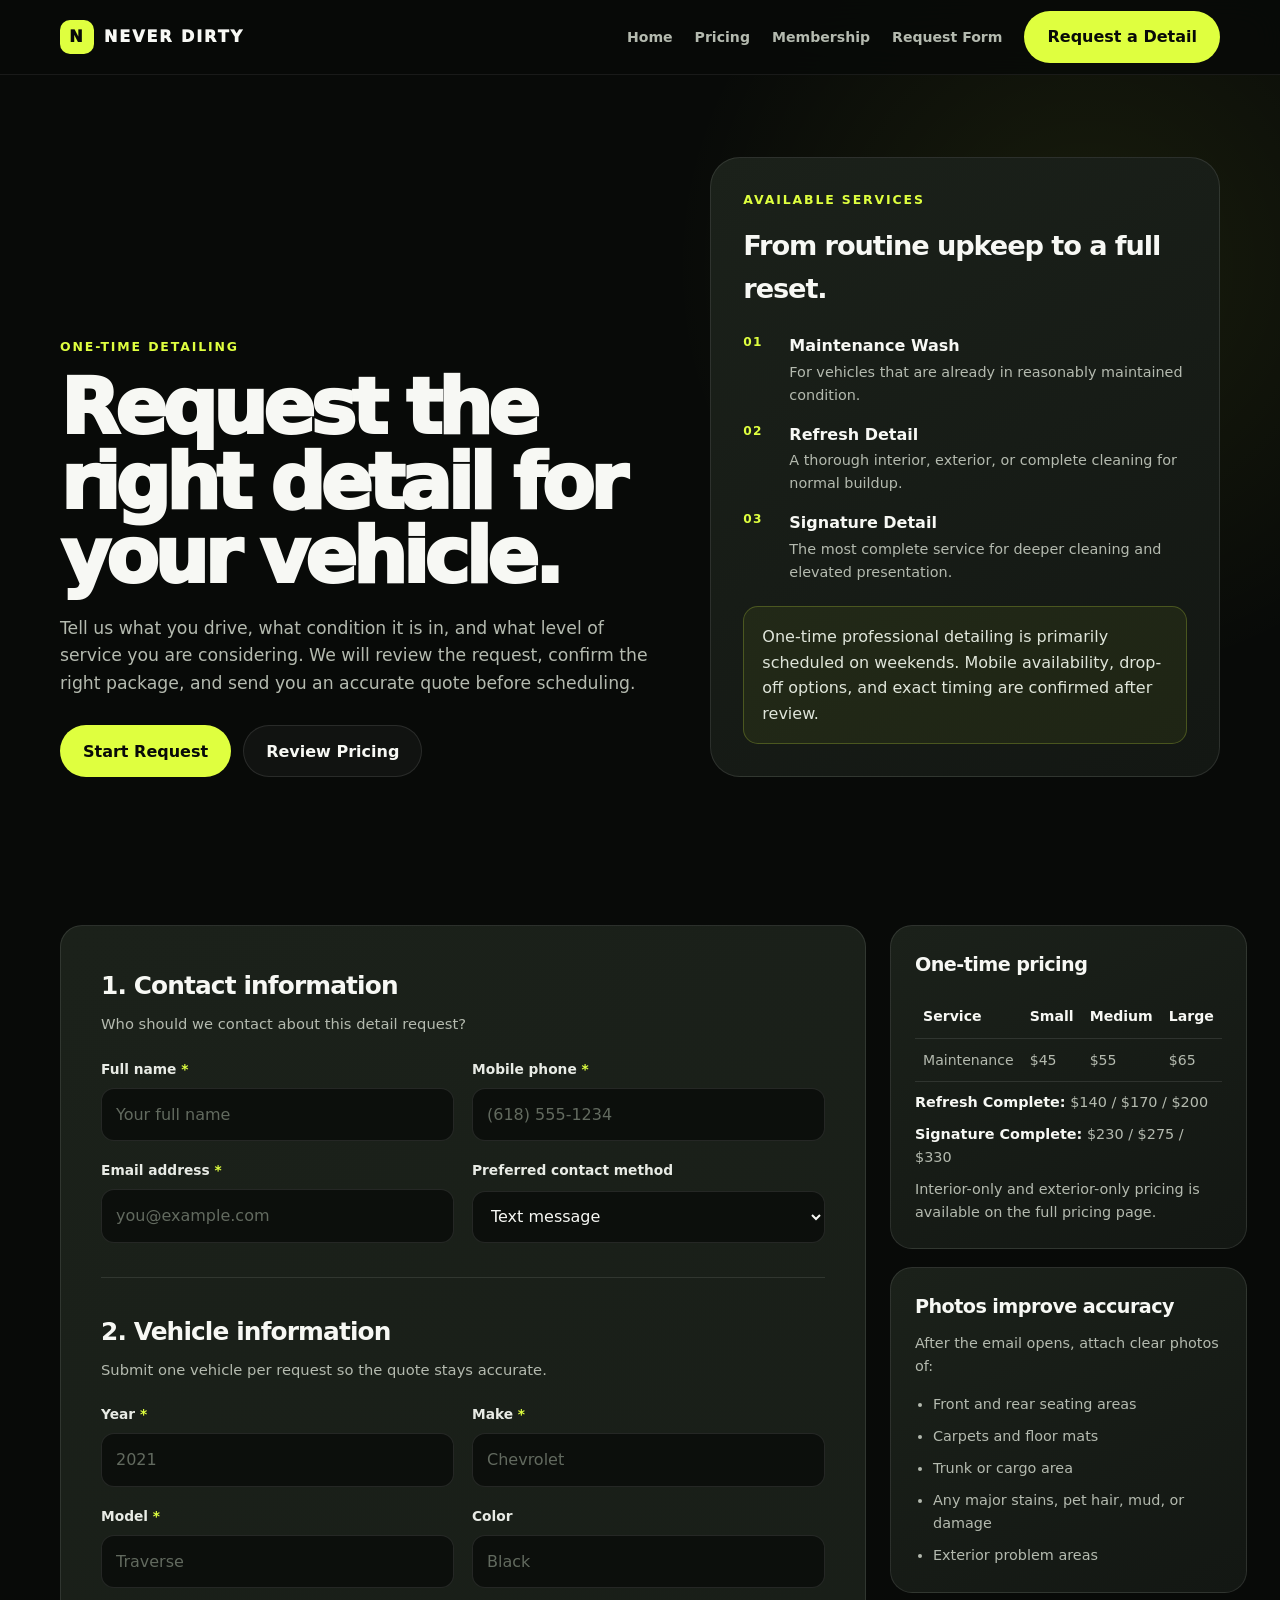
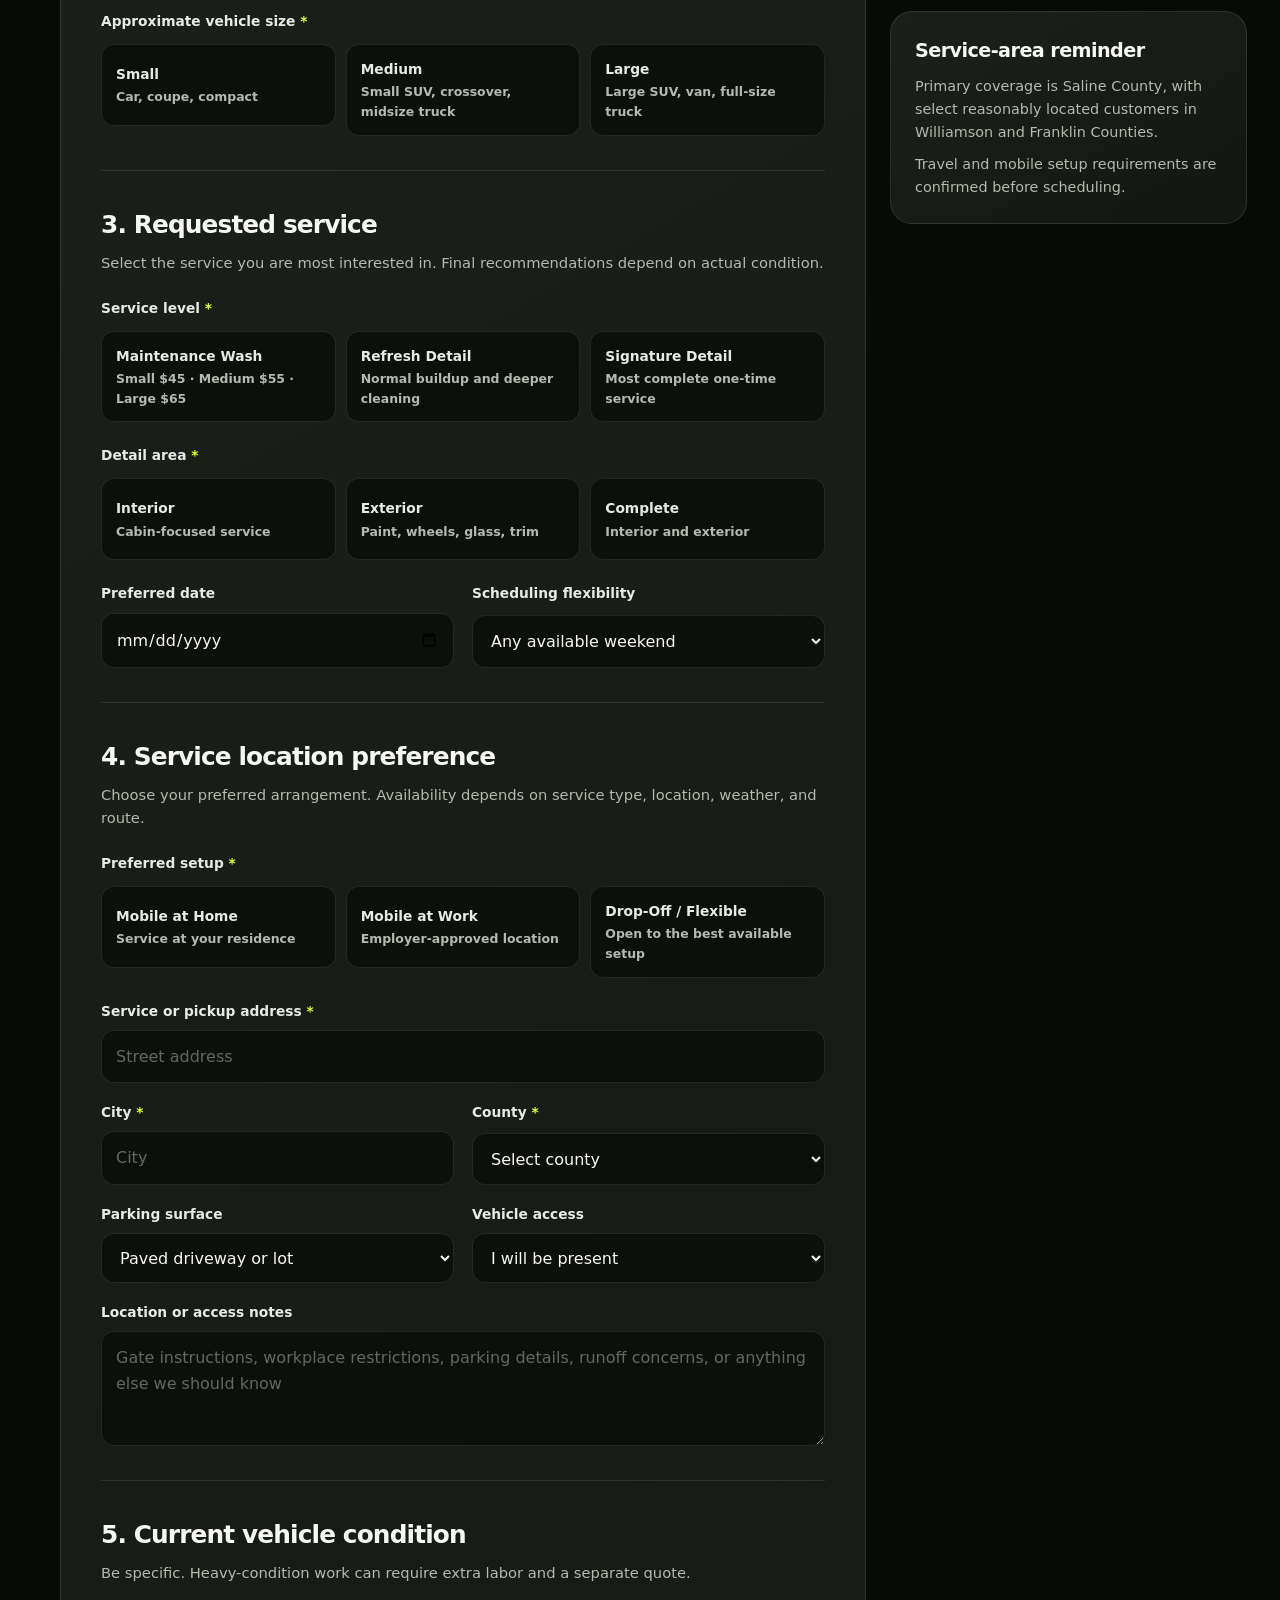
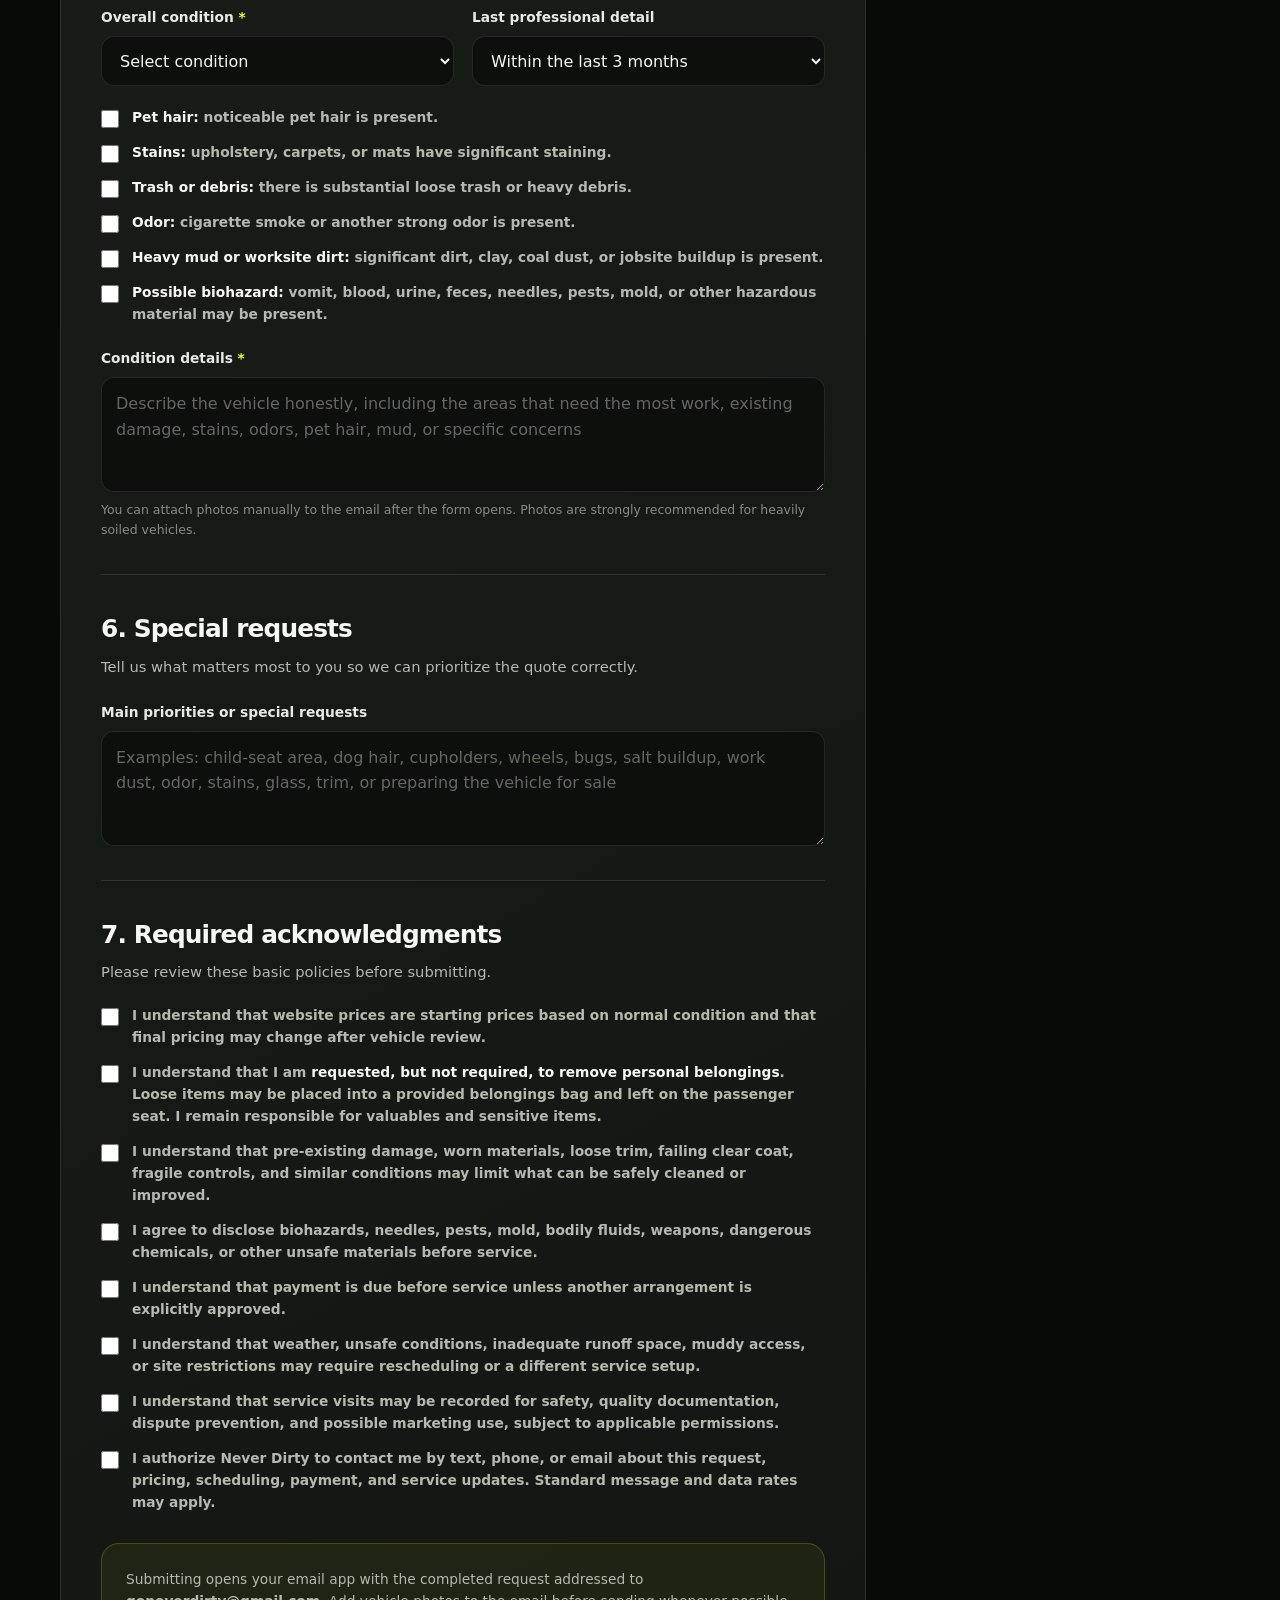
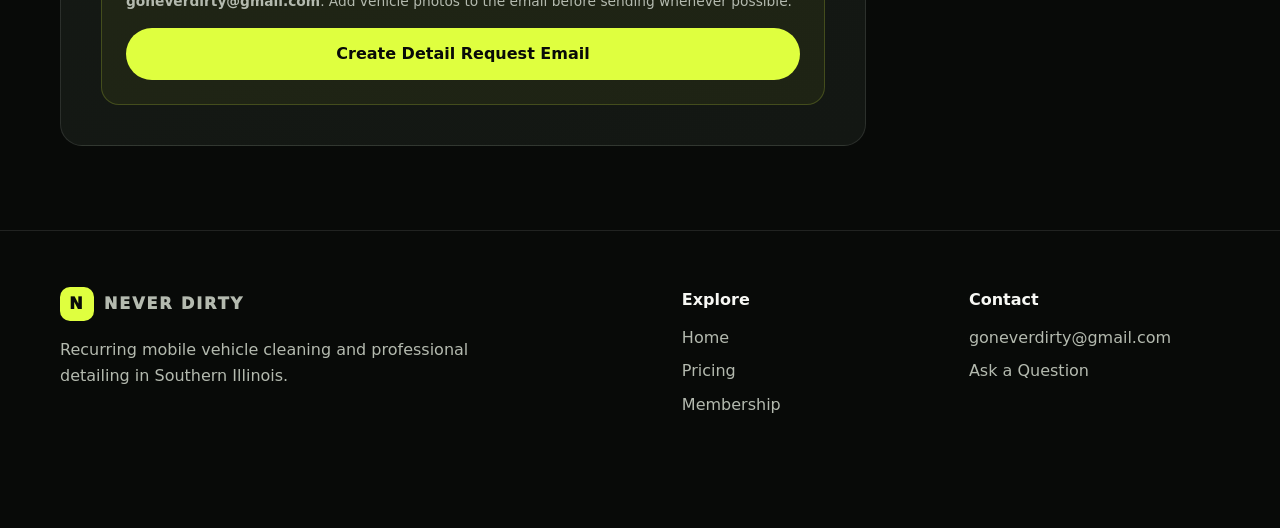
<file: detail-request.html>
<!DOCTYPE html>
<html lang="en">
<head>
  <meta charset="UTF-8">
  <meta name="viewport" content="width=device-width, initial-scale=1.0">
  <title>Request a Detail | Never Dirty</title>
  <meta name="description" content="Request a one-time mobile or weekend vehicle detail from Never Dirty in Southern Illinois.">
  <meta name="theme-color" content="#080a08">

  <style>
    :root{--bg:#080a08;--surface:#131713;--surface2:#1b211a;--text:#f7f8f4;--muted:#b4baaf;--muted2:#858d80;--line:rgba(255,255,255,.1);--accent:#dfff3f;--danger:#ff8a80;--max:1160px;--radius:22px}
    *{box-sizing:border-box;margin:0;padding:0}
    html{scroll-behavior:smooth;scroll-padding-top:88px}
    body{font-family:Inter,system-ui,-apple-system,BlinkMacSystemFont,"Segoe UI",sans-serif;background:radial-gradient(circle at 85% 5%,rgba(223,255,63,.08),transparent 26rem),var(--bg);color:var(--text);line-height:1.6}
    a{color:inherit;text-decoration:none}
    button,input,select,textarea{font:inherit}
    button,a{-webkit-tap-highlight-color:transparent}
    :focus-visible{outline:3px solid rgba(223,255,63,.8);outline-offset:3px}
    .container{width:min(calc(100% - 32px),var(--max));margin:auto}
    .section{padding:84px 0}
    .eyebrow{color:var(--accent);font-size:.78rem;font-weight:900;letter-spacing:.15em;text-transform:uppercase;margin-bottom:14px}
    .title{font-size:clamp(2.35rem,6vw,4.9rem);line-height:.97;letter-spacing:-.06em;font-weight:1000;max-width:860px;text-wrap:balance}
    .copy{color:var(--muted);font-size:1.08rem;max-width:760px;margin-top:20px}
    .btns{display:flex;gap:12px;flex-wrap:wrap;margin-top:28px}
    .btn{display:inline-flex;align-items:center;justify-content:center;min-height:52px;padding:0 22px;border-radius:999px;font-weight:900;border:1px solid transparent;transition:.2s;cursor:pointer}
    .btn:hover{transform:translateY(-2px)}
    .primary{background:var(--accent);color:#080a08}
    .secondary{background:rgba(255,255,255,.04);border-color:var(--line);color:var(--text)}
    header{position:sticky;top:0;z-index:20;background:rgba(8,10,8,.84);backdrop-filter:blur(18px);border-bottom:1px solid rgba(255,255,255,.07)}
    .nav{height:74px;display:flex;align-items:center;justify-content:space-between;gap:20px}
    .brand{display:flex;align-items:center;gap:10px;font-weight:1000;letter-spacing:.12em;text-transform:uppercase}
    .logo{display:grid;place-items:center;width:34px;height:34px;background:var(--accent);color:#080a08;border-radius:10px}
    .links{display:flex;align-items:center;gap:22px}
    .links a:not(.btn){color:var(--muted);font-size:.88rem;font-weight:800}
    .menu{display:none;background:none;border:1px solid var(--line);color:var(--text);width:44px;height:44px;border-radius:13px;font-size:1.25rem}
    .mobile{display:none;padding:12px 16px 22px;background:#0a0d0a;border-bottom:1px solid var(--line)}
    .mobile.open{display:grid;gap:10px}
    .mobile a{padding:12px;border-bottom:1px solid var(--line);font-weight:800}
    .hero{padding:82px 0 64px}
    .hero-grid{display:grid;grid-template-columns:1.08fr .92fr;gap:52px;align-items:end}
    .summary{padding:32px;background:linear-gradient(150deg,var(--surface2),var(--surface));border:1px solid var(--line);border-radius:30px}
    .summary h2{font-size:1.7rem;letter-spacing:-.04em}
    .summary-list{display:grid;gap:15px;margin-top:22px}
    .summary-item{display:grid;grid-template-columns:34px 1fr;gap:12px}
    .summary-number{color:var(--accent);font-size:.76rem;font-weight:900;letter-spacing:.1em}
    .summary-item strong{display:block}
    .summary-item p{color:var(--muted);font-size:.9rem;margin-top:2px}
    .notice{margin-top:22px;padding:17px 18px;border:1px solid rgba(223,255,63,.22);background:rgba(223,255,63,.06);border-radius:15px;color:#dfe5da}
    .form-layout{display:grid;grid-template-columns:minmax(0,1fr) 330px;gap:24px;align-items:start}
    .form-card,.side-card{background:linear-gradient(150deg,var(--surface2),var(--surface));border:1px solid var(--line);border-radius:var(--radius)}
    .form-card{padding:clamp(24px,4vw,40px)}
    .side-stack{display:grid;gap:18px;position:sticky;top:96px}
    .side-card{padding:24px}
    .side-card h3{font-size:1.2rem;letter-spacing:-.03em}
    .side-card p,.side-card li{color:var(--muted);font-size:.9rem}
    .side-card p{margin-top:9px}
    .side-card ul{display:grid;gap:9px;margin:15px 0 0 18px}
    .form-section{padding:0 0 34px;margin-bottom:34px;border-bottom:1px solid var(--line)}
    .form-section:last-of-type{border-bottom:0;margin-bottom:0;padding-bottom:0}
    .form-section h2{font-size:1.55rem;letter-spacing:-.035em}
    .form-section>p{color:var(--muted);margin-top:6px;font-size:.92rem}
    .field-grid{display:grid;grid-template-columns:1fr 1fr;gap:18px;margin-top:22px}
    .field-grid.one{grid-template-columns:1fr}
    .field{display:grid;gap:8px}
    .field.full{grid-column:1/-1}
    label,.legend{font-size:.86rem;font-weight:850;color:#e8ebe5}
    .required{color:var(--accent)}
    input,select,textarea{width:100%;color:var(--text);background:#0c0f0c;border:1px solid var(--line);border-radius:13px;padding:13px 14px;transition:.18s}
    input,select{min-height:50px}
    textarea{min-height:115px;resize:vertical}
    input::placeholder,textarea::placeholder{color:#626a5f}
    input:focus,select:focus,textarea:focus{border-color:rgba(223,255,63,.5);outline:none;box-shadow:0 0 0 3px rgba(223,255,63,.08)}
    select{color-scheme:dark}
    .help{color:var(--muted2);font-size:.78rem}
    fieldset{border:0}
    .choices{display:grid;grid-template-columns:repeat(3,1fr);gap:10px;margin-top:12px}
    .choices.two{grid-template-columns:repeat(2,1fr)}
    .choice{position:relative}
    .choice input{position:absolute;opacity:0;pointer-events:none}
    .choice label{display:flex;min-height:82px;flex-direction:column;justify-content:center;padding:13px 14px;background:#0c0f0c;border:1px solid var(--line);border-radius:13px;cursor:pointer;transition:.18s}
    .choice label span{display:block;color:var(--muted);font-size:.78rem;font-weight:600;margin-top:2px}
    .choice input:checked+label{border-color:rgba(223,255,63,.62);background:rgba(223,255,63,.075);box-shadow:0 0 0 2px rgba(223,255,63,.08)}
    .check-list{display:grid;gap:13px;margin-top:20px}
    .check{display:grid;grid-template-columns:20px 1fr;gap:11px;align-items:start}
    .check input{width:18px;height:18px;min-height:0;margin-top:4px;accent-color:var(--accent)}
    .check label{font-weight:650;color:var(--muted)}
    .check strong{color:var(--text)}
    .submit-box{margin-top:30px;padding:24px;background:rgba(223,255,63,.055);border:1px solid rgba(223,255,63,.19);border-radius:18px}
    .submit-box p{color:var(--muted);font-size:.86rem;margin-bottom:16px}
    .submit-box .btn{width:100%}
    .status{display:none;margin-top:14px;padding:12px 14px;border-radius:12px;font-size:.88rem}
    .status.show{display:block}
    .status.error{color:#ffd7d3;background:rgba(255,138,128,.09);border:1px solid rgba(255,138,128,.25)}
    .price-table{width:100%;border-collapse:collapse;margin-top:14px;font-size:.88rem}
    .price-table th,.price-table td{padding:10px 8px;border-bottom:1px solid var(--line);text-align:left}
    .price-table th{color:var(--text)}
    .price-table td{color:var(--muted)}
    footer{padding:56px 0 110px;border-top:1px solid var(--line);color:var(--muted)}
    .footer-grid{display:grid;grid-template-columns:1.4fr .6fr .6fr;gap:36px}
    .footer-grid h4{color:var(--text);margin-bottom:12px}
    .footer-links{display:grid;gap:8px}
    .mobile-cta{display:none;position:fixed;bottom:0;left:0;right:0;z-index:25;background:rgba(8,10,8,.94);backdrop-filter:blur(16px);border-top:1px solid var(--line);padding:10px;gap:8px}
    .mobile-cta .btn{flex:1;min-height:48px;padding:0 10px;font-size:.78rem}
    @media(max-width:960px){.links a:not(.btn){display:none}.links .btn{display:none}.menu{display:block}.hero-grid,.form-layout{grid-template-columns:1fr}.side-stack{position:static;grid-template-columns:1fr 1fr}.footer-grid{grid-template-columns:1fr 1fr}.footer-grid>div:first-child{grid-column:1/-1}}
    @media(max-width:680px){.section{padding:64px 0}.hero{padding:56px 0}.field-grid,.choices,.choices.two,.side-stack,.footer-grid{grid-template-columns:1fr}.btns{display:grid}.btn{width:100%}.form-card{padding:24px 18px}.mobile-cta{display:flex}footer{padding-bottom:130px}}
  </style>
</head>

<body>
<header>
  <div class="container nav">
    <a class="brand" href="index.html"><span class="logo">N</span><span>Never Dirty</span></a>
    <nav class="links">
      <a href="index.html">Home</a>
      <a href="pricing.html">Pricing</a>
      <a href="membership.html">Membership</a>
      <a href="#request">Request Form</a>
      <a class="btn primary" href="#request">Request a Detail</a>
    </nav>
    <button class="menu" type="button" aria-label="Open menu" aria-expanded="false">☰</button>
  </div>
  <nav class="mobile">
    <a href="index.html">Home</a>
    <a href="pricing.html">Pricing</a>
    <a href="membership.html">Membership</a>
    <a href="#request">Request Form</a>
  </nav>
</header>

<main>
  <section class="hero">
    <div class="container hero-grid">
      <div>
        <p class="eyebrow">One-time detailing</p>
        <h1 class="title">Request the right detail for your vehicle.</h1>
        <p class="copy">Tell us what you drive, what condition it is in, and what level of service you are considering. We will review the request, confirm the right package, and send you an accurate quote before scheduling.</p>
        <div class="btns">
          <a class="btn primary" href="#request">Start Request</a>
          <a class="btn secondary" href="pricing.html">Review Pricing</a>
        </div>
      </div>

      <aside class="summary">
        <p class="eyebrow">Available services</p>
        <h2>From routine upkeep to a full reset.</h2>
        <div class="summary-list">
          <div class="summary-item"><span class="summary-number">01</span><div><strong>Maintenance Wash</strong><p>For vehicles that are already in reasonably maintained condition.</p></div></div>
          <div class="summary-item"><span class="summary-number">02</span><div><strong>Refresh Detail</strong><p>A thorough interior, exterior, or complete cleaning for normal buildup.</p></div></div>
          <div class="summary-item"><span class="summary-number">03</span><div><strong>Signature Detail</strong><p>The most complete service for deeper cleaning and elevated presentation.</p></div></div>
        </div>
        <div class="notice">One-time professional detailing is primarily scheduled on weekends. Mobile availability, drop-off options, and exact timing are confirmed after review.</div>
      </aside>
    </div>
  </section>

  <section class="section" id="request">
    <div class="container form-layout">
      <form class="form-card" id="detailForm" novalidate>
        <section class="form-section">
          <h2>1. Contact information</h2>
          <p>Who should we contact about this detail request?</p>
          <div class="field-grid">
            <div class="field">
              <label for="name">Full name <span class="required">*</span></label>
              <input id="name" name="name" type="text" autocomplete="name" required placeholder="Your full name">
            </div>
            <div class="field">
              <label for="phone">Mobile phone <span class="required">*</span></label>
              <input id="phone" name="phone" type="tel" autocomplete="tel" required placeholder="(618) 555-1234">
            </div>
            <div class="field">
              <label for="email">Email address <span class="required">*</span></label>
              <input id="email" name="email" type="email" autocomplete="email" required placeholder="you@example.com">
            </div>
            <div class="field">
              <label for="contactMethod">Preferred contact method</label>
              <select id="contactMethod" name="contactMethod">
                <option>Text message</option>
                <option>Email</option>
                <option>Phone call</option>
              </select>
            </div>
          </div>
        </section>

        <section class="form-section">
          <h2>2. Vehicle information</h2>
          <p>Submit one vehicle per request so the quote stays accurate.</p>
          <div class="field-grid">
            <div class="field">
              <label for="year">Year <span class="required">*</span></label>
              <input id="year" name="year" type="number" min="1980" max="2030" required placeholder="2021">
            </div>
            <div class="field">
              <label for="make">Make <span class="required">*</span></label>
              <input id="make" name="make" type="text" required placeholder="Chevrolet">
            </div>
            <div class="field">
              <label for="model">Model <span class="required">*</span></label>
              <input id="model" name="model" type="text" required placeholder="Traverse">
            </div>
            <div class="field">
              <label for="color">Color</label>
              <input id="color" name="color" type="text" placeholder="Black">
            </div>
          </div>

          <fieldset style="margin-top:22px">
            <legend class="legend">Approximate vehicle size <span class="required">*</span></legend>
            <div class="choices">
              <div class="choice"><input id="sizeSmall" type="radio" name="vehicleSize" value="Small" required><label for="sizeSmall">Small<span>Car, coupe, compact</span></label></div>
              <div class="choice"><input id="sizeMedium" type="radio" name="vehicleSize" value="Medium"><label for="sizeMedium">Medium<span>Small SUV, crossover, midsize truck</span></label></div>
              <div class="choice"><input id="sizeLarge" type="radio" name="vehicleSize" value="Large"><label for="sizeLarge">Large<span>Large SUV, van, full-size truck</span></label></div>
            </div>
          </fieldset>
        </section>

        <section class="form-section">
          <h2>3. Requested service</h2>
          <p>Select the service you are most interested in. Final recommendations depend on actual condition.</p>

          <fieldset style="margin-top:22px">
            <legend class="legend">Service level <span class="required">*</span></legend>
            <div class="choices">
              <div class="choice"><input id="maintenance" type="radio" name="serviceLevel" value="One-Time Maintenance Wash" required><label for="maintenance">Maintenance Wash<span>Small $45 · Medium $55 · Large $65</span></label></div>
              <div class="choice"><input id="refresh" type="radio" name="serviceLevel" value="Refresh Detail"><label for="refresh">Refresh Detail<span>Normal buildup and deeper cleaning</span></label></div>
              <div class="choice"><input id="signature" type="radio" name="serviceLevel" value="Signature Detail"><label for="signature">Signature Detail<span>Most complete one-time service</span></label></div>
            </div>
          </fieldset>

          <fieldset style="margin-top:22px">
            <legend class="legend">Detail area <span class="required">*</span></legend>
            <div class="choices">
              <div class="choice"><input id="interior" type="radio" name="detailArea" value="Interior" required><label for="interior">Interior<span>Cabin-focused service</span></label></div>
              <div class="choice"><input id="exterior" type="radio" name="detailArea" value="Exterior"><label for="exterior">Exterior<span>Paint, wheels, glass, trim</span></label></div>
              <div class="choice"><input id="complete" type="radio" name="detailArea" value="Complete"><label for="complete">Complete<span>Interior and exterior</span></label></div>
            </div>
          </fieldset>

          <div class="field-grid">
            <div class="field">
              <label for="preferredDate">Preferred date</label>
              <input id="preferredDate" name="preferredDate" type="date">
            </div>
            <div class="field">
              <label for="flexibility">Scheduling flexibility</label>
              <select id="flexibility" name="flexibility">
                <option>Any available weekend</option>
                <option>Saturday preferred</option>
                <option>Sunday preferred</option>
                <option>Weekday only if available</option>
                <option>Specific date required</option>
              </select>
            </div>
          </div>
        </section>

        <section class="form-section">
          <h2>4. Service location preference</h2>
          <p>Choose your preferred arrangement. Availability depends on service type, location, weather, and route.</p>

          <fieldset style="margin-top:22px">
            <legend class="legend">Preferred setup <span class="required">*</span></legend>
            <div class="choices">
              <div class="choice"><input id="mobileHome" type="radio" name="serviceSetup" value="Mobile at home" required><label for="mobileHome">Mobile at Home<span>Service at your residence</span></label></div>
              <div class="choice"><input id="mobileWork" type="radio" name="serviceSetup" value="Mobile at workplace"><label for="mobileWork">Mobile at Work<span>Employer-approved location</span></label></div>
              <div class="choice"><input id="dropoff" type="radio" name="serviceSetup" value="Drop-off / flexible"><label for="dropoff">Drop-Off / Flexible<span>Open to the best available setup</span></label></div>
            </div>
          </fieldset>

          <div class="field-grid">
            <div class="field full">
              <label for="address">Service or pickup address <span class="required">*</span></label>
              <input id="address" name="address" type="text" autocomplete="street-address" required placeholder="Street address">
            </div>
            <div class="field">
              <label for="city">City <span class="required">*</span></label>
              <input id="city" name="city" type="text" required placeholder="City">
            </div>
            <div class="field">
              <label for="county">County <span class="required">*</span></label>
              <select id="county" name="county" required>
                <option value="">Select county</option>
                <option>Saline County</option>
                <option>Williamson County</option>
                <option>Franklin County</option>
                <option>Other / Unsure</option>
              </select>
            </div>
            <div class="field">
              <label for="surface">Parking surface</label>
              <select id="surface" name="surface">
                <option>Paved driveway or lot</option>
                <option>Gravel driveway or lot</option>
                <option>Firm, non-muddy grass</option>
                <option>Street parking</option>
                <option>Unsure / Not applicable</option>
              </select>
            </div>
            <div class="field">
              <label for="access">Vehicle access</label>
              <select id="access" name="access">
                <option>I will be present</option>
                <option>Keys will be available</option>
                <option>Vehicle will be unlocked</option>
                <option>Needs to be arranged</option>
              </select>
            </div>
            <div class="field full">
              <label for="locationNotes">Location or access notes</label>
              <textarea id="locationNotes" name="locationNotes" placeholder="Gate instructions, workplace restrictions, parking details, runoff concerns, or anything else we should know"></textarea>
            </div>
          </div>
        </section>

        <section class="form-section">
          <h2>5. Current vehicle condition</h2>
          <p>Be specific. Heavy-condition work can require extra labor and a separate quote.</p>

          <div class="field-grid">
            <div class="field">
              <label for="overallCondition">Overall condition <span class="required">*</span></label>
              <select id="overallCondition" name="overallCondition" required>
                <option value="">Select condition</option>
                <option>Lightly used / already fairly clean</option>
                <option>Normal daily-use buildup</option>
                <option>Moderately dirty</option>
                <option>Heavily soiled</option>
                <option>Restoration-level / Unsure</option>
              </select>
            </div>
            <div class="field">
              <label for="lastDetail">Last professional detail</label>
              <select id="lastDetail" name="lastDetail">
                <option>Within the last 3 months</option>
                <option>3–6 months ago</option>
                <option>6–12 months ago</option>
                <option>More than a year ago</option>
                <option>Never / Unsure</option>
              </select>
            </div>
          </div>

          <div class="check-list">
            <div class="check"><input id="petHair" name="conditions" value="Pet hair" type="checkbox"><label for="petHair"><strong>Pet hair:</strong> noticeable pet hair is present.</label></div>
            <div class="check"><input id="stains" name="conditions" value="Heavy stains" type="checkbox"><label for="stains"><strong>Stains:</strong> upholstery, carpets, or mats have significant staining.</label></div>
            <div class="check"><input id="trash" name="conditions" value="Heavy trash or debris" type="checkbox"><label for="trash"><strong>Trash or debris:</strong> there is substantial loose trash or heavy debris.</label></div>
            <div class="check"><input id="smoke" name="conditions" value="Smoke or strong odor" type="checkbox"><label for="smoke"><strong>Odor:</strong> cigarette smoke or another strong odor is present.</label></div>
            <div class="check"><input id="mud" name="conditions" value="Heavy mud or worksite dirt" type="checkbox"><label for="mud"><strong>Heavy mud or worksite dirt:</strong> significant dirt, clay, coal dust, or jobsite buildup is present.</label></div>
            <div class="check"><input id="biohazard" name="conditions" value="Possible biohazard" type="checkbox"><label for="biohazard"><strong>Possible biohazard:</strong> vomit, blood, urine, feces, needles, pests, mold, or other hazardous material may be present.</label></div>
          </div>

          <div class="field-grid one">
            <div class="field">
              <label for="conditionNotes">Condition details <span class="required">*</span></label>
              <textarea id="conditionNotes" name="conditionNotes" required placeholder="Describe the vehicle honestly, including the areas that need the most work, existing damage, stains, odors, pet hair, mud, or specific concerns"></textarea>
              <span class="help">You can attach photos manually to the email after the form opens. Photos are strongly recommended for heavily soiled vehicles.</span>
            </div>
          </div>
        </section>

        <section class="form-section">
          <h2>6. Special requests</h2>
          <p>Tell us what matters most to you so we can prioritize the quote correctly.</p>
          <div class="field-grid one">
            <div class="field">
              <label for="priorities">Main priorities or special requests</label>
              <textarea id="priorities" name="priorities" placeholder="Examples: child-seat area, dog hair, cupholders, wheels, bugs, salt buildup, work dust, odor, stains, glass, trim, or preparing the vehicle for sale"></textarea>
            </div>
          </div>
        </section>

        <section class="form-section" id="policies">
          <h2>7. Required acknowledgments</h2>
          <p>Please review these basic policies before submitting.</p>

          <div class="check-list">
            <div class="check"><input id="quote" type="checkbox" required><label for="quote">I understand that website prices are starting prices based on normal condition and that final pricing may change after vehicle review.</label></div>
            <div class="check"><input id="belongings" type="checkbox" required><label for="belongings">I understand that I am <strong>requested, but not required, to remove personal belongings</strong>. Loose items may be placed into a provided belongings bag and left on the passenger seat. I remain responsible for valuables and sensitive items.</label></div>
            <div class="check"><input id="damage" type="checkbox" required><label for="damage">I understand that pre-existing damage, worn materials, loose trim, failing clear coat, fragile controls, and similar conditions may limit what can be safely cleaned or improved.</label></div>
            <div class="check"><input id="hazards" type="checkbox" required><label for="hazards">I agree to disclose biohazards, needles, pests, mold, bodily fluids, weapons, dangerous chemicals, or other unsafe materials before service.</label></div>
            <div class="check"><input id="payment" type="checkbox" required><label for="payment">I understand that payment is due before service unless another arrangement is explicitly approved.</label></div>
            <div class="check"><input id="weather" type="checkbox" required><label for="weather">I understand that weather, unsafe conditions, inadequate runoff space, muddy access, or site restrictions may require rescheduling or a different service setup.</label></div>
            <div class="check"><input id="recording" type="checkbox" required><label for="recording">I understand that service visits may be recorded for safety, quality documentation, dispute prevention, and possible marketing use, subject to applicable permissions.</label></div>
            <div class="check"><input id="smsConsent" type="checkbox" required><label for="smsConsent">I authorize Never Dirty to contact me by text, phone, or email about this request, pricing, scheduling, payment, and service updates. Standard message and data rates may apply.</label></div>
          </div>
        </section>

        <div class="submit-box">
          <p>Submitting opens your email app with the completed request addressed to <strong>goneverdirty@gmail.com</strong>. Add vehicle photos to the email before sending whenever possible.</p>
          <button class="btn primary" type="submit">Create Detail Request Email</button>
          <div class="status" id="formStatus" role="alert"></div>
        </div>
      </form>

      <aside class="side-stack">
        <section class="side-card">
          <h3>One-time pricing</h3>
          <table class="price-table">
            <tr><th>Service</th><th>Small</th><th>Medium</th><th>Large</th></tr>
            <tr><td>Maintenance</td><td>$45</td><td>$55</td><td>$65</td></tr>
          </table>
          <p><strong style="color:var(--text)">Refresh Complete:</strong> $140 / $170 / $200</p>
          <p><strong style="color:var(--text)">Signature Complete:</strong> $230 / $275 / $330</p>
          <p>Interior-only and exterior-only pricing is available on the full pricing page.</p>
        </section>

        <section class="side-card">
          <h3>Photos improve accuracy</h3>
          <p>After the email opens, attach clear photos of:</p>
          <ul>
            <li>Front and rear seating areas</li>
            <li>Carpets and floor mats</li>
            <li>Trunk or cargo area</li>
            <li>Any major stains, pet hair, mud, or damage</li>
            <li>Exterior problem areas</li>
          </ul>
        </section>

        <section class="side-card">
          <h3>Service-area reminder</h3>
          <p>Primary coverage is Saline County, with select reasonably located customers in Williamson and Franklin Counties.</p>
          <p>Travel and mobile setup requirements are confirmed before scheduling.</p>
        </section>
      </aside>
    </div>
  </section>
</main>

<footer>
  <div class="container footer-grid">
    <div>
      <a class="brand" href="index.html"><span class="logo">N</span><span>Never Dirty</span></a>
      <p style="margin-top:16px;max-width:460px">Recurring mobile vehicle cleaning and professional detailing in Southern Illinois.</p>
    </div>
    <div>
      <h4>Explore</h4>
      <div class="footer-links"><a href="index.html">Home</a><a href="pricing.html">Pricing</a><a href="membership.html">Membership</a></div>
    </div>
    <div>
      <h4>Contact</h4>
      <div class="footer-links"><a href="mailto:goneverdirty@gmail.com">goneverdirty@gmail.com</a><a href="mailto:goneverdirty@gmail.com?subject=Never Dirty Question">Ask a Question</a></div>
    </div>
  </div>
</footer>

<div class="mobile-cta">
  <a class="btn secondary" href="pricing.html">View Pricing</a>
  <a class="btn primary" href="#request">Request Detail</a>
</div>

<script>
  const menuButton = document.querySelector(".menu");
  const mobileMenu = document.querySelector(".mobile");

  menuButton.addEventListener("click", () => {
    const open = mobileMenu.classList.toggle("open");
    menuButton.setAttribute("aria-expanded", String(open));
    menuButton.textContent = open ? "×" : "☰";
  });

  mobileMenu.querySelectorAll("a").forEach(link => {
    link.addEventListener("click", () => {
      mobileMenu.classList.remove("open");
      menuButton.setAttribute("aria-expanded", "false");
      menuButton.textContent = "☰";
    });
  });

  const form = document.getElementById("detailForm");
  const statusBox = document.getElementById("formStatus");

  function selected(name) {
    return form.querySelector(`[name="${name}"]:checked`)?.value || "Not selected";
  }

  function checkedValues(name) {
    return [...form.querySelectorAll(`[name="${name}"]:checked`)].map(item => item.value).join(", ") || "None reported";
  }

  form.addEventListener("submit", event => {
    event.preventDefault();

    if (!form.checkValidity()) {
      form.reportValidity();
      statusBox.className = "status show error";
      statusBox.textContent = "Please complete all required fields and acknowledgments before submitting.";
      return;
    }

    const data = new FormData(form);
    const subject = `Never Dirty Detail Request - ${data.get("name")} - ${data.get("year")} ${data.get("make")} ${data.get("model")}`;

    const body = [
      "NEVER DIRTY DETAIL REQUEST",
      "",
      "CONTACT",
      `Name: ${data.get("name")}`,
      `Phone: ${data.get("phone")}`,
      `Email: ${data.get("email")}`,
      `Preferred contact: ${data.get("contactMethod")}`,
      "",
      "VEHICLE",
      `Year: ${data.get("year")}`,
      `Make: ${data.get("make")}`,
      `Model: ${data.get("model")}`,
      `Color: ${data.get("color") || "Not provided"}`,
      `Approximate size: ${selected("vehicleSize")}`,
      "",
      "SERVICE REQUEST",
      `Service level: ${selected("serviceLevel")}`,
      `Detail area: ${selected("detailArea")}`,
      `Preferred date: ${data.get("preferredDate") || "No specific date"}`,
      `Scheduling flexibility: ${data.get("flexibility")}`,
      "",
      "SERVICE SETUP",
      `Preferred setup: ${selected("serviceSetup")}`,
      `Address: ${data.get("address")}`,
      `City: ${data.get("city")}`,
      `County: ${data.get("county")}`,
      `Parking surface: ${data.get("surface")}`,
      `Vehicle access: ${data.get("access")}`,
      `Location notes: ${data.get("locationNotes") || "None"}`,
      "",
      "CURRENT CONDITION",
      `Overall condition: ${data.get("overallCondition")}`,
      `Last professional detail: ${data.get("lastDetail")}`,
      `Conditions reported: ${checkedValues("conditions")}`,
      `Condition details: ${data.get("conditionNotes")}`,
      "",
      "PRIORITIES / SPECIAL REQUESTS",
      data.get("priorities") || "None",
      "",
      "The customer checked all required policy acknowledgments and contact consent on the website form.",
      "",
      "PLEASE ATTACH VEHICLE PHOTOS TO THIS EMAIL BEFORE SENDING WHENEVER POSSIBLE."
    ].join("\n");

    window.location.href =
      `mailto:goneverdirty@gmail.com?subject=${encodeURIComponent(subject)}&body=${encodeURIComponent(body)}`;
  });
</script>
</body>
</html>
</file>
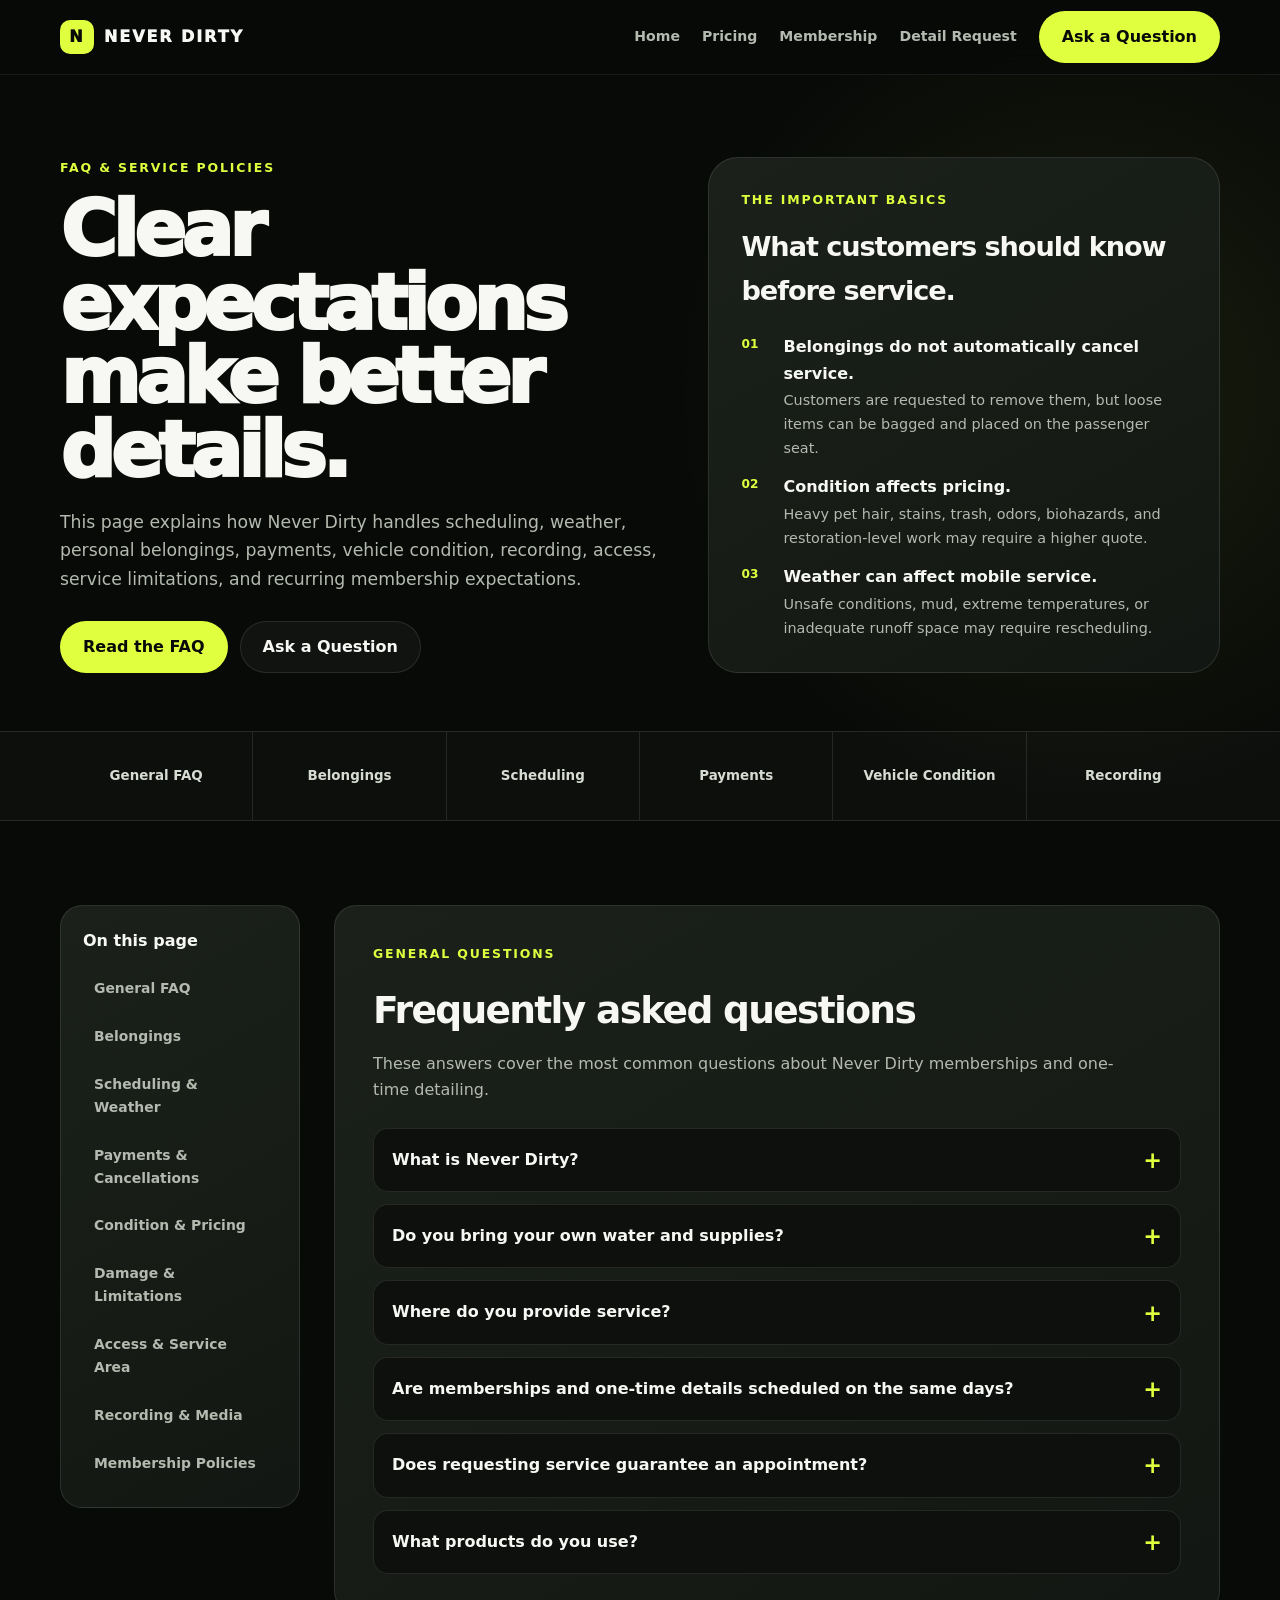
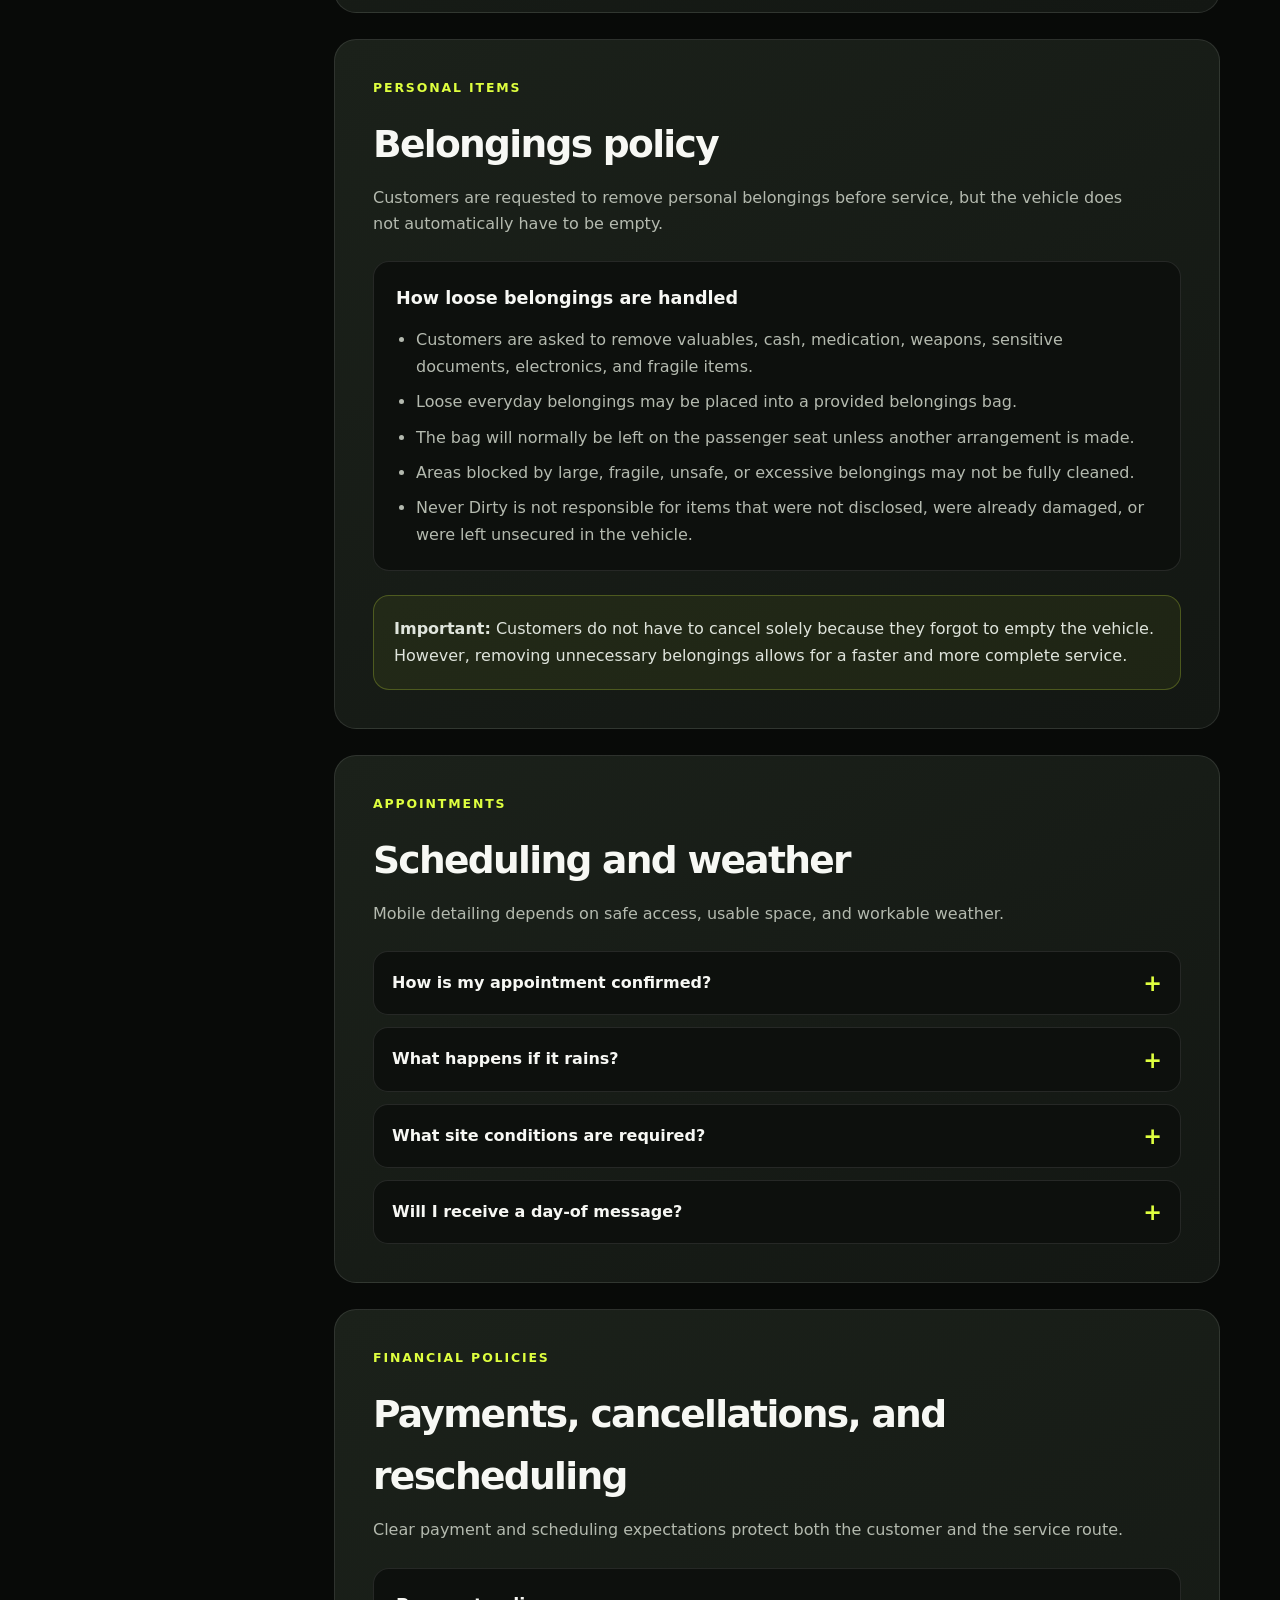
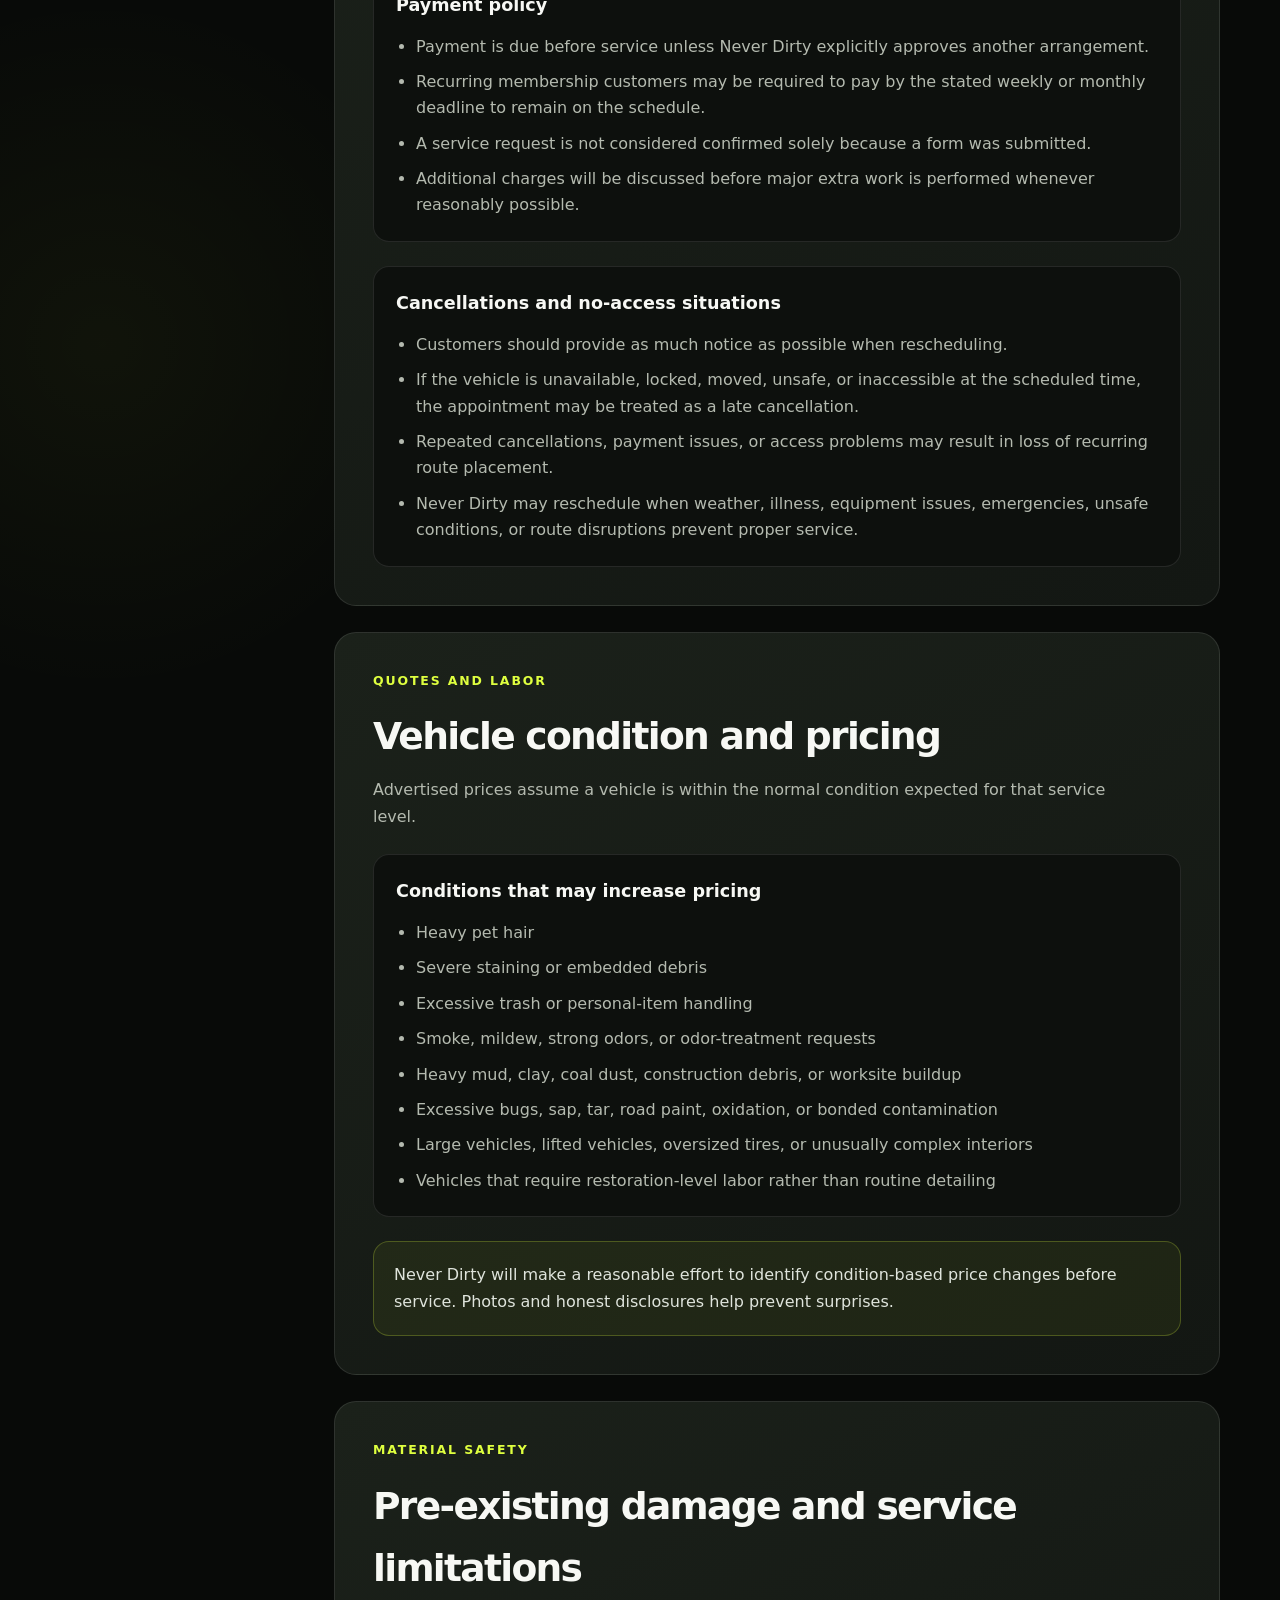
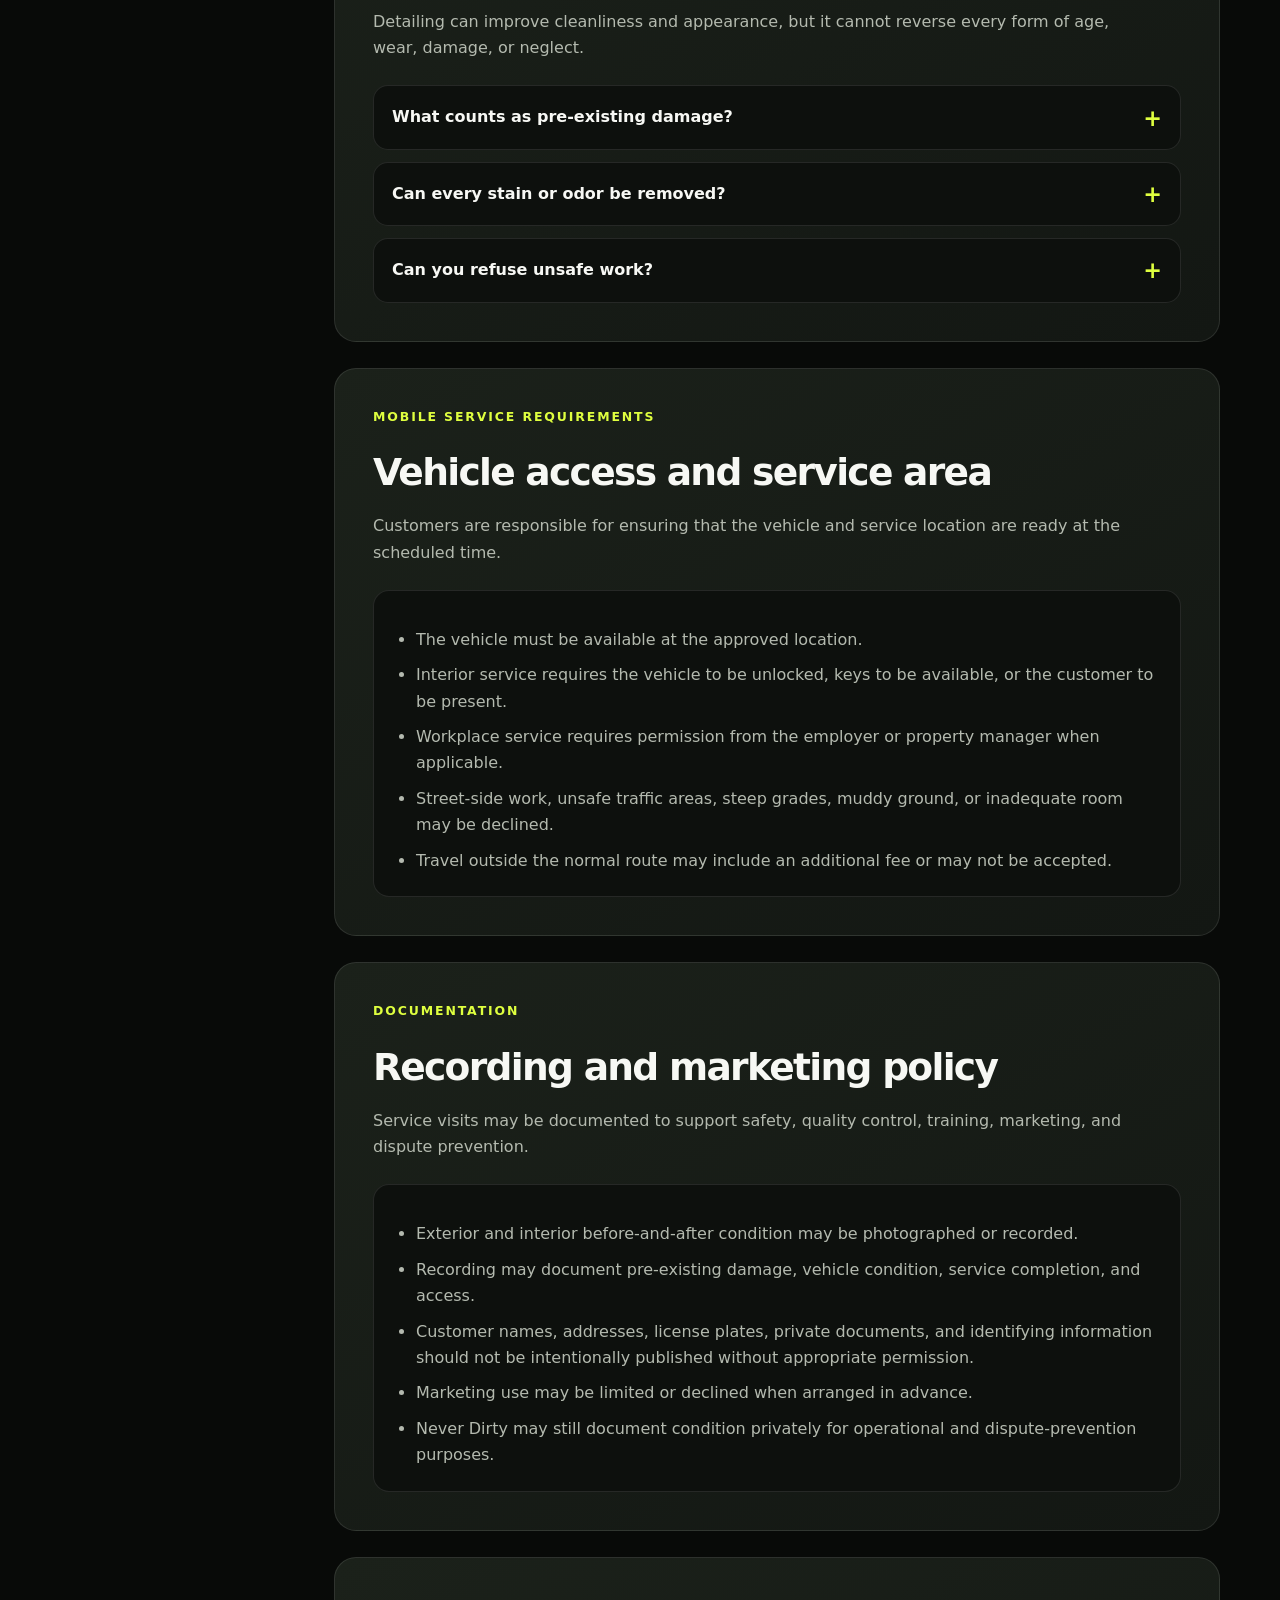
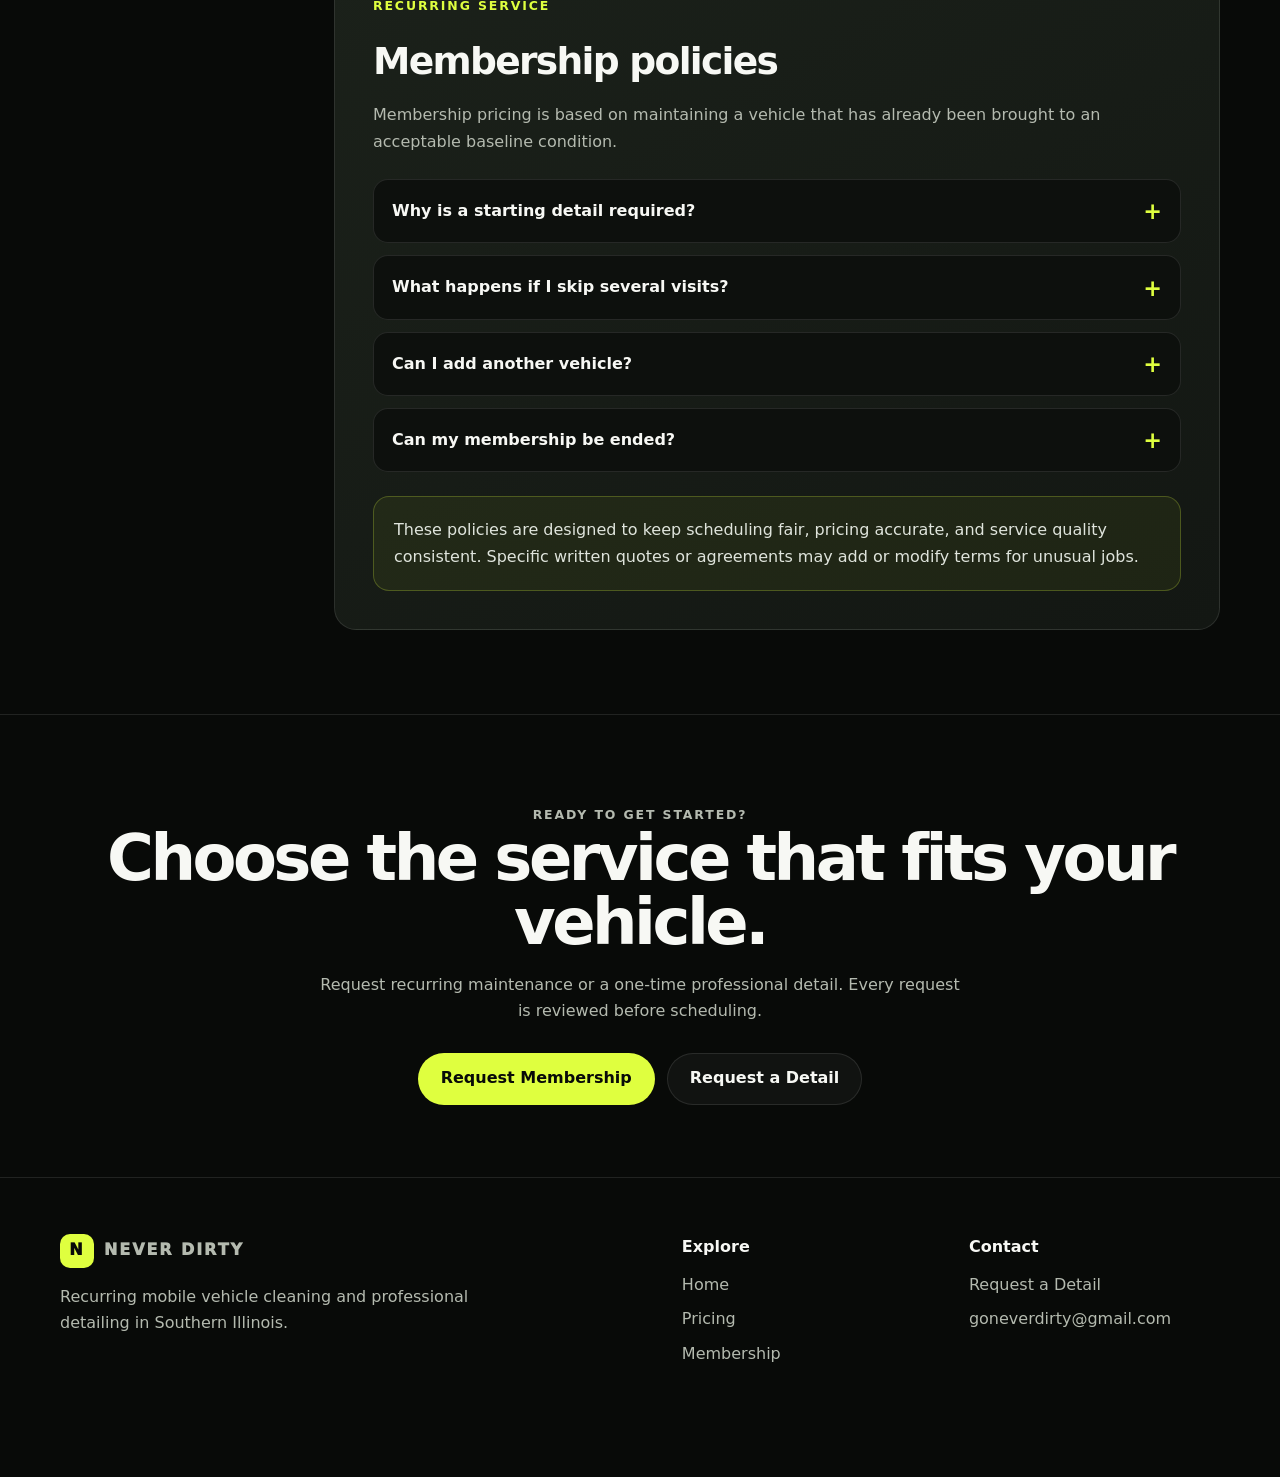
<file: faq-policies.html>
<!DOCTYPE html>
<html lang="en">
<head>
  <meta charset="UTF-8">
  <meta name="viewport" content="width=device-width, initial-scale=1.0">
  <title>FAQ & Policies | Never Dirty</title>
  <meta name="description" content="Read Never Dirty's frequently asked questions and service policies for recurring mobile vehicle cleaning and one-time detailing in Southern Illinois.">
  <meta name="theme-color" content="#080a08">

  <style>
    :root{
      --bg:#080a08;
      --surface:#131713;
      --surface2:#1b211a;
      --text:#f7f8f4;
      --muted:#b4baaf;
      --muted2:#858d80;
      --line:rgba(255,255,255,.1);
      --accent:#dfff3f;
      --max:1160px;
      --radius:22px;
    }

    *{box-sizing:border-box;margin:0;padding:0}
    html{scroll-behavior:smooth;scroll-padding-top:90px}
    body{
      font-family:Inter,system-ui,-apple-system,BlinkMacSystemFont,"Segoe UI",sans-serif;
      background:
        radial-gradient(circle at 85% 5%,rgba(223,255,63,.08),transparent 26rem),
        radial-gradient(circle at 8% 45%,rgba(223,255,63,.04),transparent 22rem),
        var(--bg);
      color:var(--text);
      line-height:1.65;
    }

    a{color:inherit;text-decoration:none}
    button{font:inherit}
    button,a{-webkit-tap-highlight-color:transparent}
    :focus-visible{outline:3px solid rgba(223,255,63,.8);outline-offset:3px}

    .container{width:min(calc(100% - 32px),var(--max));margin:auto}
    .section{padding:84px 0}
    .section-sm{padding:58px 0}
    .eyebrow{color:var(--accent);font-size:.78rem;font-weight:900;letter-spacing:.15em;text-transform:uppercase;margin-bottom:14px}
    .title{font-size:clamp(2.5rem,6vw,5.1rem);line-height:.96;letter-spacing:-.06em;font-weight:1000;max-width:900px;text-wrap:balance}
    .copy{color:var(--muted);font-size:1.08rem;max-width:770px;margin-top:20px}
    .btns{display:flex;gap:12px;flex-wrap:wrap;margin-top:28px}
    .btn{display:inline-flex;align-items:center;justify-content:center;min-height:52px;padding:0 22px;border-radius:999px;font-weight:900;border:1px solid transparent;transition:.2s}
    .btn:hover{transform:translateY(-2px)}
    .primary{background:var(--accent);color:#080a08}
    .secondary{background:rgba(255,255,255,.04);border-color:var(--line);color:var(--text)}

    header{
      position:sticky;
      top:0;
      z-index:20;
      background:rgba(8,10,8,.84);
      backdrop-filter:blur(18px);
      border-bottom:1px solid rgba(255,255,255,.07);
    }

    .nav{height:74px;display:flex;align-items:center;justify-content:space-between;gap:20px}
    .brand{display:flex;align-items:center;gap:10px;font-weight:1000;letter-spacing:.12em;text-transform:uppercase}
    .logo{display:grid;place-items:center;width:34px;height:34px;background:var(--accent);color:#080a08;border-radius:10px}
    .links{display:flex;align-items:center;gap:22px}
    .links a:not(.btn){color:var(--muted);font-size:.88rem;font-weight:800}
    .menu{display:none;background:none;border:1px solid var(--line);color:var(--text);width:44px;height:44px;border-radius:13px;font-size:1.25rem}
    .mobile{display:none;padding:12px 16px 22px;background:#0a0d0a;border-bottom:1px solid var(--line)}
    .mobile.open{display:grid;gap:10px}
    .mobile a{padding:12px;border-bottom:1px solid var(--line);font-weight:800}

    .hero{padding:82px 0 58px}
    .hero-grid{display:grid;grid-template-columns:1.08fr .92fr;gap:48px;align-items:end}
    .hero-card{
      padding:32px;
      background:linear-gradient(150deg,var(--surface2),var(--surface));
      border:1px solid var(--line);
      border-radius:30px;
    }

    .hero-card h2{font-size:1.7rem;letter-spacing:-.04em}
    .hero-list{display:grid;gap:14px;margin-top:20px}
    .hero-item{display:grid;grid-template-columns:30px 1fr;gap:12px}
    .hero-item span{color:var(--accent);font-size:.76rem;font-weight:900}
    .hero-item strong{display:block}
    .hero-item p{color:var(--muted);font-size:.9rem;margin-top:2px}

    .quick-nav{
      border-top:1px solid var(--line);
      border-bottom:1px solid var(--line);
      background:rgba(255,255,255,.018);
    }

    .quick-grid{
      display:grid;
      grid-template-columns:repeat(6,1fr);
    }

    .quick-grid a{
      min-height:88px;
      display:flex;
      align-items:center;
      justify-content:center;
      padding:18px;
      border-right:1px solid var(--line);
      color:#d7dcd3;
      font-size:.84rem;
      font-weight:850;
      text-align:center;
    }

    .quick-grid a:last-child{border-right:0}
    .quick-grid a:hover{background:rgba(255,255,255,.035);color:var(--text)}

    .content-layout{
      display:grid;
      grid-template-columns:240px minmax(0,1fr);
      gap:34px;
      align-items:start;
    }

    .sidebar{
      position:sticky;
      top:96px;
      padding:22px;
      background:linear-gradient(150deg,var(--surface2),var(--surface));
      border:1px solid var(--line);
      border-radius:var(--radius);
    }

    .sidebar h3{font-size:1rem;margin-bottom:12px}
    .side-links{display:grid;gap:5px}
    .side-links a{
      padding:10px 11px;
      border-radius:10px;
      color:var(--muted);
      font-size:.87rem;
      font-weight:750;
    }

    .side-links a:hover{background:rgba(255,255,255,.04);color:var(--text)}

    .content{display:grid;gap:26px}
    .policy-section{
      padding:clamp(24px,4vw,38px);
      background:linear-gradient(150deg,var(--surface2),var(--surface));
      border:1px solid var(--line);
      border-radius:var(--radius);
    }

    .policy-section h2{font-size:clamp(1.7rem,3vw,2.35rem);letter-spacing:-.045em}
    .policy-section>.intro{color:var(--muted);margin-top:10px;max-width:760px}

    .faq-list{display:grid;gap:12px;margin-top:24px}
    details{
      background:#0d100d;
      border:1px solid var(--line);
      border-radius:15px;
      overflow:hidden;
    }

    summary{
      list-style:none;
      cursor:pointer;
      padding:18px 50px 18px 18px;
      font-weight:850;
      position:relative;
    }

    summary::-webkit-details-marker{display:none}
    summary::after{
      content:"+";
      position:absolute;
      right:18px;
      top:50%;
      transform:translateY(-50%);
      color:var(--accent);
      font-size:1.4rem;
      font-weight:800;
    }

    details[open] summary::after{content:"–"}
    details[open] summary{border-bottom:1px solid var(--line)}
    .answer{padding:18px;color:var(--muted)}
    .answer p+p{margin-top:12px}
    .answer ul{margin:12px 0 0 20px;display:grid;gap:8px}
    .answer strong{color:var(--text)}

    .policy-box{
      margin-top:24px;
      padding:22px;
      background:#0d100d;
      border:1px solid var(--line);
      border-radius:16px;
    }

    .policy-box h3{font-size:1.1rem}
    .policy-box p,.policy-box li{color:var(--muted)}
    .policy-box p{margin-top:10px}
    .policy-box ul{display:grid;gap:9px;margin:14px 0 0 20px}

    .highlight{
      margin-top:24px;
      padding:20px;
      border:1px solid rgba(223,255,63,.23);
      background:rgba(223,255,63,.06);
      border-radius:16px;
      color:#dfe4dc;
    }

    .cta{
      text-align:center;
      padding:72px 0;
      border-top:1px solid var(--line);
    }

    .cta h2{font-size:clamp(2.2rem,5vw,4rem);line-height:1;letter-spacing:-.055em}
    .cta p{color:var(--muted);max-width:650px;margin:18px auto 0}

    footer{padding:56px 0 110px;border-top:1px solid var(--line);color:var(--muted)}
    .footer-grid{display:grid;grid-template-columns:1.4fr .6fr .6fr;gap:36px}
    .footer-grid h4{color:var(--text);margin-bottom:12px}
    .footer-links{display:grid;gap:8px}

    .mobile-cta{
      display:none;
      position:fixed;
      bottom:0;
      left:0;
      right:0;
      z-index:25;
      background:rgba(8,10,8,.94);
      backdrop-filter:blur(16px);
      border-top:1px solid var(--line);
      padding:10px;
      gap:8px;
    }

    .mobile-cta .btn{flex:1;min-height:48px;padding:0 10px;font-size:.78rem}

    @media(max-width:960px){
      .links a:not(.btn){display:none}
      .links .btn{display:none}
      .menu{display:block}
      .hero-grid{grid-template-columns:1fr}
      .quick-grid{grid-template-columns:repeat(3,1fr)}
      .quick-grid a:nth-child(3){border-right:0}
      .quick-grid a:nth-child(-n+3){border-bottom:1px solid var(--line)}
      .content-layout{grid-template-columns:1fr}
      .sidebar{position:static}
      .side-links{grid-template-columns:repeat(3,1fr)}
      .footer-grid{grid-template-columns:1fr 1fr}
      .footer-grid>div:first-child{grid-column:1/-1}
    }

    @media(max-width:680px){
      .section{padding:64px 0}
      .hero{padding:56px 0}
      .btns{display:grid}
      .btn{width:100%}
      .quick-grid{grid-template-columns:1fr 1fr}
      .quick-grid a:nth-child(n){border-right:1px solid var(--line);border-bottom:1px solid var(--line)}
      .quick-grid a:nth-child(even){border-right:0}
      .quick-grid a:nth-last-child(-n+2){border-bottom:0}
      .side-links{grid-template-columns:1fr 1fr}
      .footer-grid{grid-template-columns:1fr}
      .footer-grid>div:first-child{grid-column:auto}
      .mobile-cta{display:flex}
      footer{padding-bottom:130px}
    }
  </style>
</head>

<body>
<header>
  <div class="container nav">
    <a class="brand" href="index.html"><span class="logo">N</span><span>Never Dirty</span></a>
    <nav class="links">
      <a href="index.html">Home</a>
      <a href="pricing.html">Pricing</a>
      <a href="membership.html">Membership</a>
      <a href="detail-request.html">Detail Request</a>
      <a class="btn primary" href="mailto:goneverdirty@gmail.com?subject=Never Dirty Question">Ask a Question</a>
    </nav>
    <button class="menu" type="button" aria-label="Open menu" aria-expanded="false">☰</button>
  </div>

  <nav class="mobile">
    <a href="index.html">Home</a>
    <a href="pricing.html">Pricing</a>
    <a href="membership.html">Membership</a>
    <a href="detail-request.html">Detail Request</a>
    <a href="mailto:goneverdirty@gmail.com?subject=Never Dirty Question">Ask a Question</a>
  </nav>
</header>

<main>
  <section class="hero">
    <div class="container hero-grid">
      <div>
        <p class="eyebrow">FAQ & service policies</p>
        <h1 class="title">Clear expectations make better details.</h1>
        <p class="copy">This page explains how Never Dirty handles scheduling, weather, personal belongings, payments, vehicle condition, recording, access, service limitations, and recurring membership expectations.</p>
        <div class="btns">
          <a class="btn primary" href="#faq">Read the FAQ</a>
          <a class="btn secondary" href="mailto:goneverdirty@gmail.com?subject=Never Dirty Policy Question">Ask a Question</a>
        </div>
      </div>

      <aside class="hero-card">
        <p class="eyebrow">The important basics</p>
        <h2>What customers should know before service.</h2>
        <div class="hero-list">
          <div class="hero-item"><span>01</span><div><strong>Belongings do not automatically cancel service.</strong><p>Customers are requested to remove them, but loose items can be bagged and placed on the passenger seat.</p></div></div>
          <div class="hero-item"><span>02</span><div><strong>Condition affects pricing.</strong><p>Heavy pet hair, stains, trash, odors, biohazards, and restoration-level work may require a higher quote.</p></div></div>
          <div class="hero-item"><span>03</span><div><strong>Weather can affect mobile service.</strong><p>Unsafe conditions, mud, extreme temperatures, or inadequate runoff space may require rescheduling.</p></div></div>
        </div>
      </aside>
    </div>
  </section>

  <nav class="quick-nav" aria-label="Page sections">
    <div class="container quick-grid">
      <a href="#faq">General FAQ</a>
      <a href="#belongings">Belongings</a>
      <a href="#scheduling">Scheduling</a>
      <a href="#payments">Payments</a>
      <a href="#vehicle-condition">Vehicle Condition</a>
      <a href="#recording">Recording</a>
    </div>
  </nav>

  <section class="section">
    <div class="container content-layout">
      <aside class="sidebar">
        <h3>On this page</h3>
        <nav class="side-links">
          <a href="#faq">General FAQ</a>
          <a href="#belongings">Belongings</a>
          <a href="#scheduling">Scheduling & Weather</a>
          <a href="#payments">Payments & Cancellations</a>
          <a href="#vehicle-condition">Condition & Pricing</a>
          <a href="#damage">Damage & Limitations</a>
          <a href="#access">Access & Service Area</a>
          <a href="#recording">Recording & Media</a>
          <a href="#membership">Membership Policies</a>
        </nav>
      </aside>

      <div class="content">
        <section class="policy-section" id="faq">
          <p class="eyebrow">General questions</p>
          <h2>Frequently asked questions</h2>
          <p class="intro">These answers cover the most common questions about Never Dirty memberships and one-time detailing.</p>

          <div class="faq-list">
            <details>
              <summary>What is Never Dirty?</summary>
              <div class="answer">
                <p>Never Dirty is a premium mobile vehicle-maintenance and professional detailing service. The main goal is to keep vehicles consistently clean through recurring service instead of allowing them to become heavily soiled between occasional details.</p>
              </div>
            </details>

            <details>
              <summary>Do you bring your own water and supplies?</summary>
              <div class="answer">
                <p>Yes. Never Dirty brings its own water, professional detailing products, microfiber towels, tools, and routine service equipment unless a special arrangement is required.</p>
              </div>
            </details>

            <details>
              <summary>Where do you provide service?</summary>
              <div class="answer">
                <p>Primary coverage is in Saline County, Illinois. Select reasonably located customers in Williamson and Franklin Counties may also be accepted depending on routing, travel, service type, and availability.</p>
              </div>
            </details>

            <details>
              <summary>Are memberships and one-time details scheduled on the same days?</summary>
              <div class="answer">
                <p>Recurring membership service is primarily scheduled on weekdays. One-time Refresh and Signature details are primarily scheduled on weekends, although availability can vary.</p>
              </div>
            </details>

            <details>
              <summary>Does requesting service guarantee an appointment?</summary>
              <div class="answer">
                <p>No. Website forms are service requests. Never Dirty reviews the vehicle, condition, location, schedule, and service area before confirming a quote or appointment.</p>
              </div>
            </details>

            <details>
              <summary>What products do you use?</summary>
              <div class="answer">
                <p>Never Dirty primarily uses Adam's detailing products, premium microfiber, and professional vehicle-cleaning tools. Product selection may vary based on the material and service being performed.</p>
              </div>
            </details>
          </div>
        </section>

        <section class="policy-section" id="belongings">
          <p class="eyebrow">Personal items</p>
          <h2>Belongings policy</h2>
          <p class="intro">Customers are requested to remove personal belongings before service, but the vehicle does not automatically have to be empty.</p>

          <div class="policy-box">
            <h3>How loose belongings are handled</h3>
            <ul>
              <li>Customers are asked to remove valuables, cash, medication, weapons, sensitive documents, electronics, and fragile items.</li>
              <li>Loose everyday belongings may be placed into a provided belongings bag.</li>
              <li>The bag will normally be left on the passenger seat unless another arrangement is made.</li>
              <li>Areas blocked by large, fragile, unsafe, or excessive belongings may not be fully cleaned.</li>
              <li>Never Dirty is not responsible for items that were not disclosed, were already damaged, or were left unsecured in the vehicle.</li>
            </ul>
          </div>

          <div class="highlight"><strong>Important:</strong> Customers do not have to cancel solely because they forgot to empty the vehicle. However, removing unnecessary belongings allows for a faster and more complete service.</div>
        </section>

        <section class="policy-section" id="scheduling">
          <p class="eyebrow">Appointments</p>
          <h2>Scheduling and weather</h2>
          <p class="intro">Mobile detailing depends on safe access, usable space, and workable weather.</p>

          <div class="faq-list">
            <details>
              <summary>How is my appointment confirmed?</summary>
              <div class="answer">
                <p>An appointment is confirmed only after Never Dirty approves the request, verifies availability, confirms pricing, and receives payment when required.</p>
              </div>
            </details>

            <details>
              <summary>What happens if it rains?</summary>
              <div class="answer">
                <p>Light weather does not always require cancellation, especially when covered space is available. Heavy rain, storms, high winds, unsafe lightning, freezing conditions, excessive heat, muddy access, or conditions that prevent proper work may require rescheduling.</p>
              </div>
            </details>

            <details>
              <summary>What site conditions are required?</summary>
              <div class="answer">
                <ul>
                  <li>A paved or gravel driveway, suitable parking lot, or firm non-muddy grass area</li>
                  <li>Enough room to work safely around the vehicle</li>
                  <li>Reasonable runoff conditions</li>
                  <li>Permission from the property owner or employer when needed</li>
                  <li>Vehicle access as arranged before service</li>
                </ul>
              </div>
            </details>

            <details>
              <summary>Will I receive a day-of message?</summary>
              <div class="answer">
                <p>Yes. Customers may receive a text or other message confirming timing, vehicle availability, access, and any weather-related changes.</p>
              </div>
            </details>
          </div>
        </section>

        <section class="policy-section" id="payments">
          <p class="eyebrow">Financial policies</p>
          <h2>Payments, cancellations, and rescheduling</h2>
          <p class="intro">Clear payment and scheduling expectations protect both the customer and the service route.</p>

          <div class="policy-box">
            <h3>Payment policy</h3>
            <ul>
              <li>Payment is due before service unless Never Dirty explicitly approves another arrangement.</li>
              <li>Recurring membership customers may be required to pay by the stated weekly or monthly deadline to remain on the schedule.</li>
              <li>A service request is not considered confirmed solely because a form was submitted.</li>
              <li>Additional charges will be discussed before major extra work is performed whenever reasonably possible.</li>
            </ul>
          </div>

          <div class="policy-box">
            <h3>Cancellations and no-access situations</h3>
            <ul>
              <li>Customers should provide as much notice as possible when rescheduling.</li>
              <li>If the vehicle is unavailable, locked, moved, unsafe, or inaccessible at the scheduled time, the appointment may be treated as a late cancellation.</li>
              <li>Repeated cancellations, payment issues, or access problems may result in loss of recurring route placement.</li>
              <li>Never Dirty may reschedule when weather, illness, equipment issues, emergencies, unsafe conditions, or route disruptions prevent proper service.</li>
            </ul>
          </div>
        </section>

        <section class="policy-section" id="vehicle-condition">
          <p class="eyebrow">Quotes and labor</p>
          <h2>Vehicle condition and pricing</h2>
          <p class="intro">Advertised prices assume a vehicle is within the normal condition expected for that service level.</p>

          <div class="policy-box">
            <h3>Conditions that may increase pricing</h3>
            <ul>
              <li>Heavy pet hair</li>
              <li>Severe staining or embedded debris</li>
              <li>Excessive trash or personal-item handling</li>
              <li>Smoke, mildew, strong odors, or odor-treatment requests</li>
              <li>Heavy mud, clay, coal dust, construction debris, or worksite buildup</li>
              <li>Excessive bugs, sap, tar, road paint, oxidation, or bonded contamination</li>
              <li>Large vehicles, lifted vehicles, oversized tires, or unusually complex interiors</li>
              <li>Vehicles that require restoration-level labor rather than routine detailing</li>
            </ul>
          </div>

          <div class="highlight">Never Dirty will make a reasonable effort to identify condition-based price changes before service. Photos and honest disclosures help prevent surprises.</div>
        </section>

        <section class="policy-section" id="damage">
          <p class="eyebrow">Material safety</p>
          <h2>Pre-existing damage and service limitations</h2>
          <p class="intro">Detailing can improve cleanliness and appearance, but it cannot reverse every form of age, wear, damage, or neglect.</p>

          <div class="faq-list">
            <details>
              <summary>What counts as pre-existing damage?</summary>
              <div class="answer">
                <p>Examples include failing clear coat, peeling paint, cracked leather, worn fabric, loose trim, brittle plastics, torn carpet, damaged switches, broken vents, leaking seals, chipped glass, rust, corrosion, scratches, dents, and previously repaired surfaces.</p>
              </div>
            </details>

            <details>
              <summary>Can every stain or odor be removed?</summary>
              <div class="answer">
                <p>No. Some stains, dye transfer, burns, permanent discoloration, deep contamination, smoke odor, biological contamination, and material damage may improve without being fully eliminated.</p>
              </div>
            </details>

            <details>
              <summary>Can you refuse unsafe work?</summary>
              <div class="answer">
                <p>Yes. Never Dirty may refuse or stop service involving needles, active pests, hazardous chemicals, weapons, mold, bodily fluids, unsafe structural conditions, aggressive animals, threatening behavior, or any situation that creates unreasonable risk.</p>
              </div>
            </details>
          </div>
        </section>

        <section class="policy-section" id="access">
          <p class="eyebrow">Mobile service requirements</p>
          <h2>Vehicle access and service area</h2>
          <p class="intro">Customers are responsible for ensuring that the vehicle and service location are ready at the scheduled time.</p>

          <div class="policy-box">
            <ul>
              <li>The vehicle must be available at the approved location.</li>
              <li>Interior service requires the vehicle to be unlocked, keys to be available, or the customer to be present.</li>
              <li>Workplace service requires permission from the employer or property manager when applicable.</li>
              <li>Street-side work, unsafe traffic areas, steep grades, muddy ground, or inadequate room may be declined.</li>
              <li>Travel outside the normal route may include an additional fee or may not be accepted.</li>
            </ul>
          </div>
        </section>

        <section class="policy-section" id="recording">
          <p class="eyebrow">Documentation</p>
          <h2>Recording and marketing policy</h2>
          <p class="intro">Service visits may be documented to support safety, quality control, training, marketing, and dispute prevention.</p>

          <div class="policy-box">
            <ul>
              <li>Exterior and interior before-and-after condition may be photographed or recorded.</li>
              <li>Recording may document pre-existing damage, vehicle condition, service completion, and access.</li>
              <li>Customer names, addresses, license plates, private documents, and identifying information should not be intentionally published without appropriate permission.</li>
              <li>Marketing use may be limited or declined when arranged in advance.</li>
              <li>Never Dirty may still document condition privately for operational and dispute-prevention purposes.</li>
            </ul>
          </div>
        </section>

        <section class="policy-section" id="membership">
          <p class="eyebrow">Recurring service</p>
          <h2>Membership policies</h2>
          <p class="intro">Membership pricing is based on maintaining a vehicle that has already been brought to an acceptable baseline condition.</p>

          <div class="faq-list">
            <details>
              <summary>Why is a starting detail required?</summary>
              <div class="answer">
                <p>The starting detail creates the clean baseline needed for recurring maintenance pricing. It prevents a heavily soiled vehicle from being treated as a routine maintenance visit.</p>
              </div>
            </details>

            <details>
              <summary>What happens if I skip several visits?</summary>
              <div class="answer">
                <p>If the vehicle falls outside normal maintenance condition because of missed visits, heavy use, weather, travel, or unusual contamination, extra labor or another Refresh Detail may be required before normal membership pricing resumes.</p>
              </div>
            </details>

            <details>
              <summary>Can I add another vehicle?</summary>
              <div class="answer">
                <p>Yes, subject to route capacity and approval. Additional approved vehicles receive 25% off eligible recurring service pricing.</p>
              </div>
            </details>

            <details>
              <summary>Can my membership be ended?</summary>
              <div class="answer">
                <p>Yes. Either party may end recurring service. Never Dirty may discontinue service because of nonpayment, repeated access problems, unsafe conditions, abusive behavior, route changes, excessive cancellations, or a vehicle repeatedly falling outside the agreed maintenance condition.</p>
              </div>
            </details>
          </div>

          <div class="highlight">These policies are designed to keep scheduling fair, pricing accurate, and service quality consistent. Specific written quotes or agreements may add or modify terms for unusual jobs.</div>
        </section>
      </div>
    </div>
  </section>

  <section class="cta">
    <div class="container">
      <p class="eyebrow">Ready to get started?</p>
      <h2>Choose the service that fits your vehicle.</h2>
      <p>Request recurring maintenance or a one-time professional detail. Every request is reviewed before scheduling.</p>
      <div class="btns" style="justify-content:center">
        <a class="btn primary" href="membership.html">Request Membership</a>
        <a class="btn secondary" href="detail-request.html">Request a Detail</a>
      </div>
    </div>
  </section>
</main>

<footer>
  <div class="container footer-grid">
    <div>
      <a class="brand" href="index.html"><span class="logo">N</span><span>Never Dirty</span></a>
      <p style="margin-top:16px;max-width:460px">Recurring mobile vehicle cleaning and professional detailing in Southern Illinois.</p>
    </div>
    <div>
      <h4>Explore</h4>
      <div class="footer-links">
        <a href="index.html">Home</a>
        <a href="pricing.html">Pricing</a>
        <a href="membership.html">Membership</a>
      </div>
    </div>
    <div>
      <h4>Contact</h4>
      <div class="footer-links">
        <a href="detail-request.html">Request a Detail</a>
        <a href="mailto:goneverdirty@gmail.com">goneverdirty@gmail.com</a>
      </div>
    </div>
  </div>
</footer>

<div class="mobile-cta">
  <a class="btn secondary" href="membership.html">Membership</a>
  <a class="btn primary" href="detail-request.html">Request Detail</a>
</div>

<script>
  const menuButton = document.querySelector(".menu");
  const mobileMenu = document.querySelector(".mobile");

  menuButton.addEventListener("click", () => {
    const open = mobileMenu.classList.toggle("open");
    menuButton.setAttribute("aria-expanded", String(open));
    menuButton.textContent = open ? "×" : "☰";
  });

  mobileMenu.querySelectorAll("a").forEach(link => {
    link.addEventListener("click", () => {
      mobileMenu.classList.remove("open");
      menuButton.setAttribute("aria-expanded", "false");
      menuButton.textContent = "☰";
    });
  });
</script>
</body>
</html>
</file>
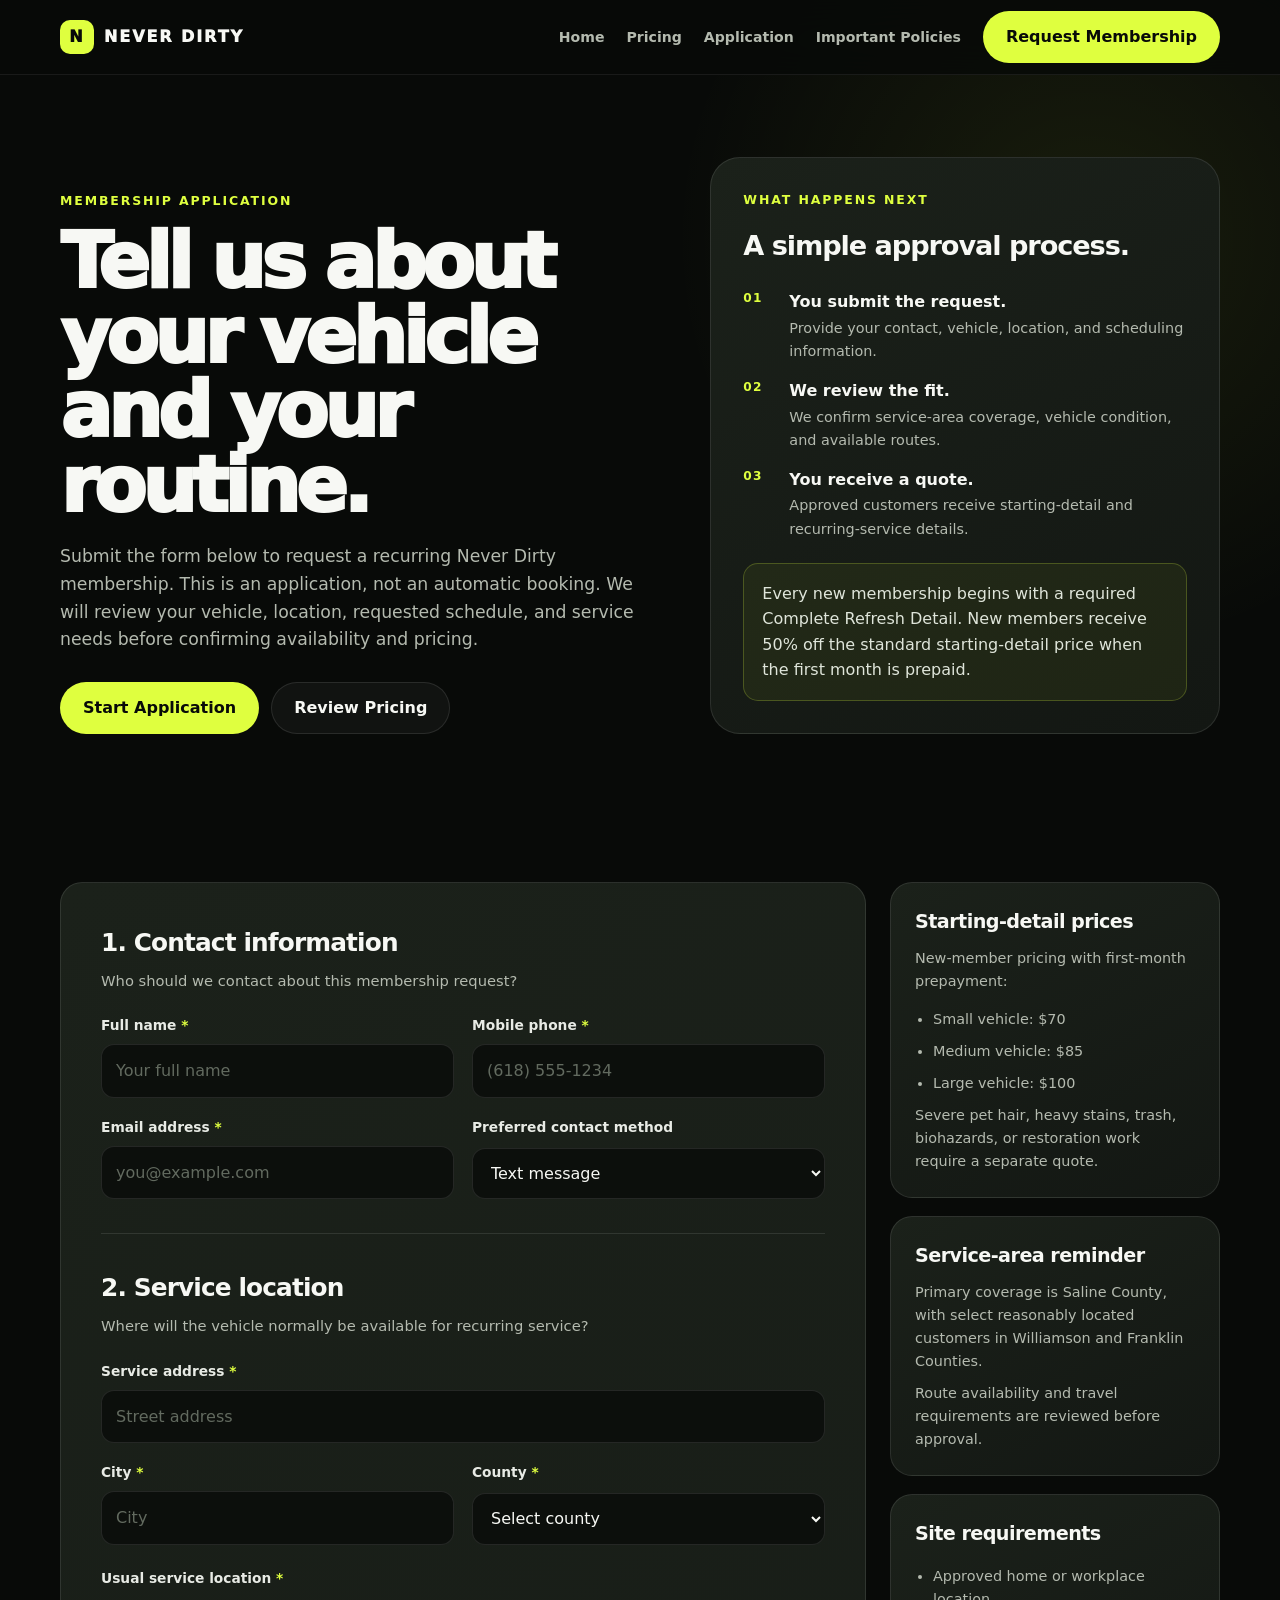
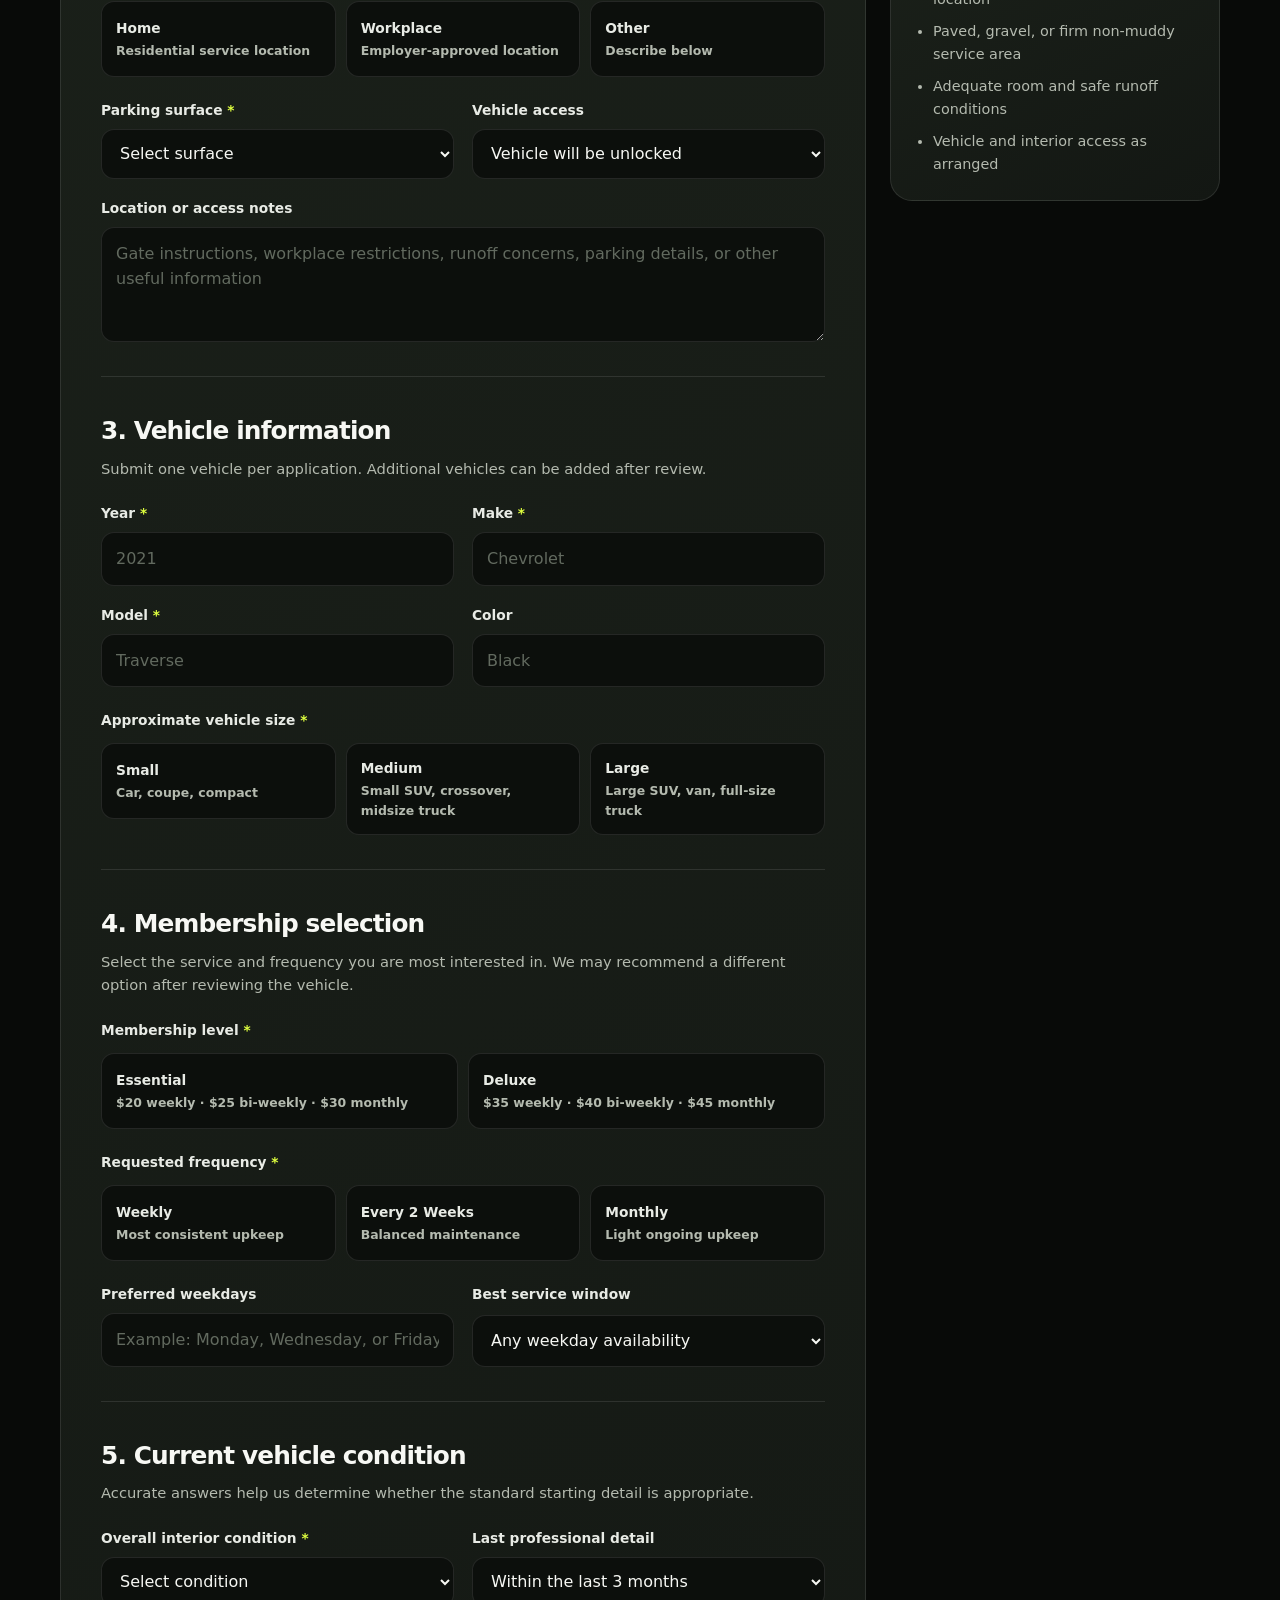
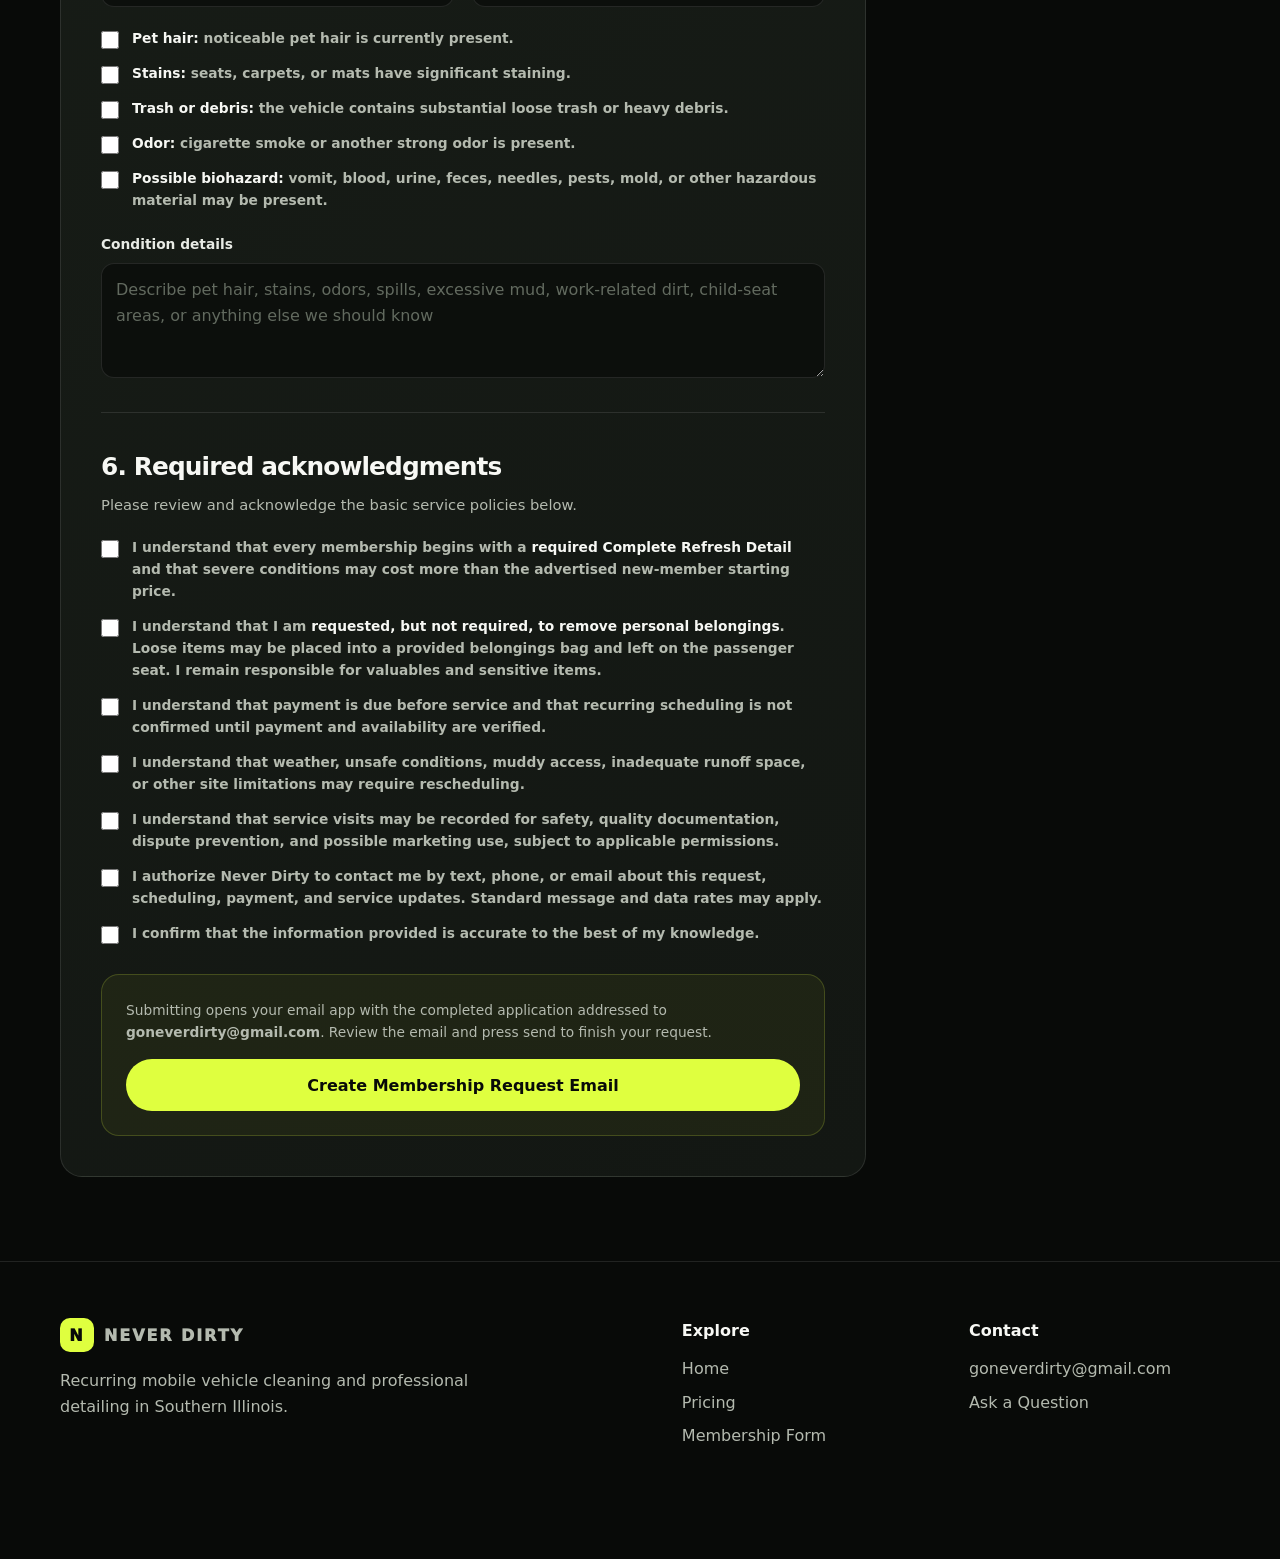
<file: membership.html>
<!DOCTYPE html>
<html lang="en">
<head>
  <meta charset="UTF-8">
  <meta name="viewport" content="width=device-width, initial-scale=1.0">
  <title>Request Membership | Never Dirty</title>
  <meta name="description" content="Request a Never Dirty recurring mobile vehicle-cleaning membership in Southern Illinois.">
  <meta name="theme-color" content="#080a08">

  <style>
    :root{--bg:#080a08;--surface:#131713;--surface2:#1b211a;--text:#f7f8f4;--muted:#b4baaf;--muted2:#858d80;--line:rgba(255,255,255,.1);--accent:#dfff3f;--danger:#ff8a80;--max:1160px;--radius:22px}
    *{box-sizing:border-box;margin:0;padding:0}
    html{scroll-behavior:smooth;scroll-padding-top:88px}
    body{font-family:Inter,system-ui,-apple-system,BlinkMacSystemFont,"Segoe UI",sans-serif;background:radial-gradient(circle at 85% 5%,rgba(223,255,63,.08),transparent 26rem),var(--bg);color:var(--text);line-height:1.6}
    a{color:inherit;text-decoration:none}
    button,input,select,textarea{font:inherit}
    button,a{-webkit-tap-highlight-color:transparent}
    :focus-visible{outline:3px solid rgba(223,255,63,.8);outline-offset:3px}
    .container{width:min(calc(100% - 32px),var(--max));margin:auto}
    .section{padding:84px 0}
    .section-sm{padding:56px 0}
    .eyebrow{color:var(--accent);font-size:.78rem;font-weight:900;letter-spacing:.15em;text-transform:uppercase;margin-bottom:14px}
    .title{font-size:clamp(2.35rem,6vw,4.9rem);line-height:.97;letter-spacing:-.06em;font-weight:1000;max-width:860px;text-wrap:balance}
    .copy{color:var(--muted);font-size:1.08rem;max-width:760px;margin-top:20px}
    .btns{display:flex;gap:12px;flex-wrap:wrap;margin-top:28px}
    .btn{display:inline-flex;align-items:center;justify-content:center;min-height:52px;padding:0 22px;border-radius:999px;font-weight:900;border:1px solid transparent;transition:.2s;cursor:pointer}
    .btn:hover{transform:translateY(-2px)}
    .primary{background:var(--accent);color:#080a08}
    .secondary{background:rgba(255,255,255,.04);border-color:var(--line);color:var(--text)}
    header{position:sticky;top:0;z-index:20;background:rgba(8,10,8,.84);backdrop-filter:blur(18px);border-bottom:1px solid rgba(255,255,255,.07)}
    .nav{height:74px;display:flex;align-items:center;justify-content:space-between;gap:20px}
    .brand{display:flex;align-items:center;gap:10px;font-weight:1000;letter-spacing:.12em;text-transform:uppercase}
    .logo{display:grid;place-items:center;width:34px;height:34px;background:var(--accent);color:#080a08;border-radius:10px}
    .links{display:flex;align-items:center;gap:22px}
    .links a:not(.btn){color:var(--muted);font-size:.88rem;font-weight:800}
    .menu{display:none;background:none;border:1px solid var(--line);color:var(--text);width:44px;height:44px;border-radius:13px;font-size:1.25rem}
    .mobile{display:none;padding:12px 16px 22px;background:#0a0d0a;border-bottom:1px solid var(--line)}
    .mobile.open{display:grid;gap:10px}
    .mobile a{padding:12px;border-bottom:1px solid var(--line);font-weight:800}
    .hero{padding:82px 0 64px}
    .hero-grid{display:grid;grid-template-columns:1.08fr .92fr;gap:52px;align-items:end}
    .summary{padding:32px;background:linear-gradient(150deg,var(--surface2),var(--surface));border:1px solid var(--line);border-radius:30px}
    .summary h2{font-size:1.7rem;letter-spacing:-.04em}
    .summary-list{display:grid;gap:15px;margin-top:22px}
    .summary-item{display:grid;grid-template-columns:34px 1fr;gap:12px}
    .summary-number{color:var(--accent);font-size:.76rem;font-weight:900;letter-spacing:.1em}
    .summary-item strong{display:block}
    .summary-item p{color:var(--muted);font-size:.9rem;margin-top:2px}
    .notice{margin-top:22px;padding:17px 18px;border:1px solid rgba(223,255,63,.22);background:rgba(223,255,63,.06);border-radius:15px;color:#dfe5da}
    .form-layout{display:grid;grid-template-columns:minmax(0,1fr) 330px;gap:24px;align-items:start}
    .form-card,.side-card{background:linear-gradient(150deg,var(--surface2),var(--surface));border:1px solid var(--line);border-radius:var(--radius)}
    .form-card{padding:clamp(24px,4vw,40px)}
    .side-stack{display:grid;gap:18px;position:sticky;top:96px}
    .side-card{padding:24px}
    .side-card h3{font-size:1.2rem;letter-spacing:-.03em}
    .side-card p,.side-card li{color:var(--muted);font-size:.9rem}
    .side-card p{margin-top:9px}
    .side-card ul{display:grid;gap:9px;margin:15px 0 0 18px}
    .form-section{padding:0 0 34px;margin-bottom:34px;border-bottom:1px solid var(--line)}
    .form-section:last-of-type{border-bottom:0;margin-bottom:0;padding-bottom:0}
    .form-section h2{font-size:1.55rem;letter-spacing:-.035em}
    .form-section>p{color:var(--muted);margin-top:6px;font-size:.92rem}
    .field-grid{display:grid;grid-template-columns:1fr 1fr;gap:18px;margin-top:22px}
    .field-grid.one{grid-template-columns:1fr}
    .field{display:grid;gap:8px}
    .field.full{grid-column:1/-1}
    label,.legend{font-size:.86rem;font-weight:850;color:#e8ebe5}
    .required{color:var(--accent)}
    input,select,textarea{width:100%;color:var(--text);background:#0c0f0c;border:1px solid var(--line);border-radius:13px;padding:13px 14px;transition:.18s}
    input,select{min-height:50px}
    textarea{min-height:115px;resize:vertical}
    input::placeholder,textarea::placeholder{color:#626a5f}
    input:focus,select:focus,textarea:focus{border-color:rgba(223,255,63,.5);outline:none;box-shadow:0 0 0 3px rgba(223,255,63,.08)}
    select{color-scheme:dark}
    .help{color:var(--muted2);font-size:.78rem}
    fieldset{border:0}
    .choices{display:grid;grid-template-columns:repeat(3,1fr);gap:10px;margin-top:12px}
    .choices.two{grid-template-columns:repeat(2,1fr)}
    .choice{position:relative}
    .choice input{position:absolute;opacity:0;pointer-events:none}
    .choice label{display:flex;min-height:76px;flex-direction:column;justify-content:center;padding:13px 14px;background:#0c0f0c;border:1px solid var(--line);border-radius:13px;cursor:pointer;transition:.18s}
    .choice label span{display:block;color:var(--muted);font-size:.78rem;font-weight:600;margin-top:2px}
    .choice input:checked+label{border-color:rgba(223,255,63,.62);background:rgba(223,255,63,.075);box-shadow:0 0 0 2px rgba(223,255,63,.08)}
    .check-list{display:grid;gap:13px;margin-top:20px}
    .check{display:grid;grid-template-columns:20px 1fr;gap:11px;align-items:start}
    .check input{width:18px;height:18px;min-height:0;margin-top:4px;accent-color:var(--accent)}
    .check label{font-weight:650;color:var(--muted)}
    .check strong{color:var(--text)}
    .submit-box{margin-top:30px;padding:24px;background:rgba(223,255,63,.055);border:1px solid rgba(223,255,63,.19);border-radius:18px}
    .submit-box p{color:var(--muted);font-size:.86rem;margin-bottom:16px}
    .submit-box .btn{width:100%}
    .status{display:none;margin-top:14px;padding:12px 14px;border-radius:12px;font-size:.88rem}
    .status.show{display:block}
    .status.error{color:#ffd7d3;background:rgba(255,138,128,.09);border:1px solid rgba(255,138,128,.25)}
    footer{padding:56px 0 110px;border-top:1px solid var(--line);color:var(--muted)}
    .footer-grid{display:grid;grid-template-columns:1.4fr .6fr .6fr;gap:36px}
    .footer-grid h4{color:var(--text);margin-bottom:12px}
    .footer-links{display:grid;gap:8px}
    .mobile-cta{display:none;position:fixed;bottom:0;left:0;right:0;z-index:25;background:rgba(8,10,8,.94);backdrop-filter:blur(16px);border-top:1px solid var(--line);padding:10px;gap:8px}
    .mobile-cta .btn{flex:1;min-height:48px;padding:0 10px;font-size:.78rem}
    @media(max-width:960px){.links a:not(.btn){display:none}.links .btn{display:none}.menu{display:block}.hero-grid,.form-layout{grid-template-columns:1fr}.side-stack{position:static;grid-template-columns:1fr 1fr}.footer-grid{grid-template-columns:1fr 1fr}.footer-grid>div:first-child{grid-column:1/-1}}
    @media(max-width:680px){.section{padding:64px 0}.hero{padding:56px 0}.field-grid,.choices,.choices.two,.side-stack,.footer-grid{grid-template-columns:1fr}.btns{display:grid}.btn{width:100%}.form-card{padding:24px 18px}.mobile-cta{display:flex}footer{padding-bottom:130px}}
  </style>
</head>

<body>
<header>
  <div class="container nav">
    <a class="brand" href="index.html"><span class="logo">N</span><span>Never Dirty</span></a>
    <nav class="links">
      <a href="index.html">Home</a>
      <a href="pricing.html">Pricing</a>
      <a href="#application">Application</a>
      <a href="#policies">Important Policies</a>
      <a class="btn primary" href="#application">Request Membership</a>
    </nav>
    <button class="menu" type="button" aria-label="Open menu" aria-expanded="false">☰</button>
  </div>
  <nav class="mobile">
    <a href="index.html">Home</a>
    <a href="pricing.html">Pricing</a>
    <a href="#application">Application</a>
    <a href="#policies">Important Policies</a>
  </nav>
</header>

<main>
  <section class="hero">
    <div class="container hero-grid">
      <div>
        <p class="eyebrow">Membership application</p>
        <h1 class="title">Tell us about your vehicle and your routine.</h1>
        <p class="copy">Submit the form below to request a recurring Never Dirty membership. This is an application, not an automatic booking. We will review your vehicle, location, requested schedule, and service needs before confirming availability and pricing.</p>
        <div class="btns">
          <a class="btn primary" href="#application">Start Application</a>
          <a class="btn secondary" href="pricing.html">Review Pricing</a>
        </div>
      </div>

      <aside class="summary">
        <p class="eyebrow">What happens next</p>
        <h2>A simple approval process.</h2>
        <div class="summary-list">
          <div class="summary-item"><span class="summary-number">01</span><div><strong>You submit the request.</strong><p>Provide your contact, vehicle, location, and scheduling information.</p></div></div>
          <div class="summary-item"><span class="summary-number">02</span><div><strong>We review the fit.</strong><p>We confirm service-area coverage, vehicle condition, and available routes.</p></div></div>
          <div class="summary-item"><span class="summary-number">03</span><div><strong>You receive a quote.</strong><p>Approved customers receive starting-detail and recurring-service details.</p></div></div>
        </div>
        <div class="notice">Every new membership begins with a required Complete Refresh Detail. New members receive 50% off the standard starting-detail price when the first month is prepaid.</div>
      </aside>
    </div>
  </section>

  <section class="section" id="application">
    <div class="container form-layout">
      <form class="form-card" id="membershipForm" novalidate>
        <section class="form-section">
          <h2>1. Contact information</h2>
          <p>Who should we contact about this membership request?</p>
          <div class="field-grid">
            <div class="field">
              <label for="name">Full name <span class="required">*</span></label>
              <input id="name" name="name" type="text" autocomplete="name" required placeholder="Your full name">
            </div>
            <div class="field">
              <label for="phone">Mobile phone <span class="required">*</span></label>
              <input id="phone" name="phone" type="tel" autocomplete="tel" required placeholder="(618) 555-1234">
            </div>
            <div class="field">
              <label for="email">Email address <span class="required">*</span></label>
              <input id="email" name="email" type="email" autocomplete="email" required placeholder="you@example.com">
            </div>
            <div class="field">
              <label for="contactMethod">Preferred contact method</label>
              <select id="contactMethod" name="contactMethod">
                <option>Text message</option>
                <option>Email</option>
                <option>Phone call</option>
              </select>
            </div>
          </div>
        </section>

        <section class="form-section">
          <h2>2. Service location</h2>
          <p>Where will the vehicle normally be available for recurring service?</p>
          <div class="field-grid">
            <div class="field full">
              <label for="address">Service address <span class="required">*</span></label>
              <input id="address" name="address" type="text" autocomplete="street-address" required placeholder="Street address">
            </div>
            <div class="field">
              <label for="city">City <span class="required">*</span></label>
              <input id="city" name="city" type="text" required placeholder="City">
            </div>
            <div class="field">
              <label for="county">County <span class="required">*</span></label>
              <select id="county" name="county" required>
                <option value="">Select county</option>
                <option>Saline County</option>
                <option>Williamson County</option>
                <option>Franklin County</option>
                <option>Other / Unsure</option>
              </select>
            </div>
          </div>

          <fieldset style="margin-top:22px">
            <legend class="legend">Usual service location <span class="required">*</span></legend>
            <div class="choices">
              <div class="choice"><input id="locHome" type="radio" name="locationType" value="Home" required><label for="locHome">Home<span>Residential service location</span></label></div>
              <div class="choice"><input id="locWork" type="radio" name="locationType" value="Work"><label for="locWork">Workplace<span>Employer-approved location</span></label></div>
              <div class="choice"><input id="locOther" type="radio" name="locationType" value="Other"><label for="locOther">Other<span>Describe below</span></label></div>
            </div>
          </fieldset>

          <div class="field-grid">
            <div class="field">
              <label for="surface">Parking surface <span class="required">*</span></label>
              <select id="surface" name="surface" required>
                <option value="">Select surface</option>
                <option>Paved driveway or lot</option>
                <option>Gravel driveway or lot</option>
                <option>Firm, non-muddy grass</option>
                <option>Street parking</option>
                <option>Other</option>
              </select>
            </div>
            <div class="field">
              <label for="access">Vehicle access</label>
              <select id="access" name="access">
                <option>Vehicle will be unlocked</option>
                <option>Keys will be available</option>
                <option>I will be present</option>
                <option>Exterior service only unless arranged</option>
              </select>
            </div>
            <div class="field full">
              <label for="locationNotes">Location or access notes</label>
              <textarea id="locationNotes" name="locationNotes" placeholder="Gate instructions, workplace restrictions, runoff concerns, parking details, or other useful information"></textarea>
            </div>
          </div>
        </section>

        <section class="form-section">
          <h2>3. Vehicle information</h2>
          <p>Submit one vehicle per application. Additional vehicles can be added after review.</p>
          <div class="field-grid">
            <div class="field">
              <label for="year">Year <span class="required">*</span></label>
              <input id="year" name="year" type="number" min="1980" max="2030" required placeholder="2021">
            </div>
            <div class="field">
              <label for="make">Make <span class="required">*</span></label>
              <input id="make" name="make" type="text" required placeholder="Chevrolet">
            </div>
            <div class="field">
              <label for="model">Model <span class="required">*</span></label>
              <input id="model" name="model" type="text" required placeholder="Traverse">
            </div>
            <div class="field">
              <label for="color">Color</label>
              <input id="color" name="color" type="text" placeholder="Black">
            </div>
          </div>

          <fieldset style="margin-top:22px">
            <legend class="legend">Approximate vehicle size <span class="required">*</span></legend>
            <div class="choices">
              <div class="choice"><input id="sizeSmall" type="radio" name="vehicleSize" value="Small" required><label for="sizeSmall">Small<span>Car, coupe, compact</span></label></div>
              <div class="choice"><input id="sizeMedium" type="radio" name="vehicleSize" value="Medium"><label for="sizeMedium">Medium<span>Small SUV, crossover, midsize truck</span></label></div>
              <div class="choice"><input id="sizeLarge" type="radio" name="vehicleSize" value="Large"><label for="sizeLarge">Large<span>Large SUV, van, full-size truck</span></label></div>
            </div>
          </fieldset>
        </section>

        <section class="form-section">
          <h2>4. Membership selection</h2>
          <p>Select the service and frequency you are most interested in. We may recommend a different option after reviewing the vehicle.</p>

          <fieldset style="margin-top:22px">
            <legend class="legend">Membership level <span class="required">*</span></legend>
            <div class="choices two">
              <div class="choice"><input id="essential" type="radio" name="membership" value="Essential" required><label for="essential">Essential<span>$20 weekly · $25 bi-weekly · $30 monthly</span></label></div>
              <div class="choice"><input id="deluxe" type="radio" name="membership" value="Deluxe"><label for="deluxe">Deluxe<span>$35 weekly · $40 bi-weekly · $45 monthly</span></label></div>
            </div>
          </fieldset>

          <fieldset style="margin-top:22px">
            <legend class="legend">Requested frequency <span class="required">*</span></legend>
            <div class="choices">
              <div class="choice"><input id="weekly" type="radio" name="frequency" value="Weekly" required><label for="weekly">Weekly<span>Most consistent upkeep</span></label></div>
              <div class="choice"><input id="biweekly" type="radio" name="frequency" value="Every 2 Weeks"><label for="biweekly">Every 2 Weeks<span>Balanced maintenance</span></label></div>
              <div class="choice"><input id="monthly" type="radio" name="frequency" value="Monthly"><label for="monthly">Monthly<span>Light ongoing upkeep</span></label></div>
            </div>
          </fieldset>

          <div class="field-grid">
            <div class="field">
              <label for="preferredDays">Preferred weekdays</label>
              <input id="preferredDays" name="preferredDays" type="text" placeholder="Example: Monday, Wednesday, or Friday">
            </div>
            <div class="field">
              <label for="timeWindow">Best service window</label>
              <select id="timeWindow" name="timeWindow">
                <option>Any weekday availability</option>
                <option>Morning</option>
                <option>Afternoon</option>
                <option>After 2:00 PM</option>
                <option>Workplace hours</option>
              </select>
            </div>
          </div>
        </section>

        <section class="form-section">
          <h2>5. Current vehicle condition</h2>
          <p>Accurate answers help us determine whether the standard starting detail is appropriate.</p>

          <div class="field-grid">
            <div class="field">
              <label for="overallCondition">Overall interior condition <span class="required">*</span></label>
              <select id="overallCondition" name="overallCondition" required>
                <option value="">Select condition</option>
                <option>Lightly used / already fairly clean</option>
                <option>Normal daily-use buildup</option>
                <option>Moderately dirty</option>
                <option>Heavily soiled</option>
                <option>Unsure</option>
              </select>
            </div>
            <div class="field">
              <label for="lastDetail">Last professional detail</label>
              <select id="lastDetail" name="lastDetail">
                <option>Within the last 3 months</option>
                <option>3–6 months ago</option>
                <option>6–12 months ago</option>
                <option>More than a year ago</option>
                <option>Never / Unsure</option>
              </select>
            </div>
          </div>

          <div class="check-list">
            <div class="check"><input id="petHair" name="conditions" value="Pet hair" type="checkbox"><label for="petHair"><strong>Pet hair:</strong> noticeable pet hair is currently present.</label></div>
            <div class="check"><input id="stains" name="conditions" value="Heavy stains" type="checkbox"><label for="stains"><strong>Stains:</strong> seats, carpets, or mats have significant staining.</label></div>
            <div class="check"><input id="trash" name="conditions" value="Heavy trash or debris" type="checkbox"><label for="trash"><strong>Trash or debris:</strong> the vehicle contains substantial loose trash or heavy debris.</label></div>
            <div class="check"><input id="smoke" name="conditions" value="Smoke or strong odor" type="checkbox"><label for="smoke"><strong>Odor:</strong> cigarette smoke or another strong odor is present.</label></div>
            <div class="check"><input id="biohazard" name="conditions" value="Possible biohazard" type="checkbox"><label for="biohazard"><strong>Possible biohazard:</strong> vomit, blood, urine, feces, needles, pests, mold, or other hazardous material may be present.</label></div>
          </div>

          <div class="field-grid one">
            <div class="field">
              <label for="conditionNotes">Condition details</label>
              <textarea id="conditionNotes" name="conditionNotes" placeholder="Describe pet hair, stains, odors, spills, excessive mud, work-related dirt, child-seat areas, or anything else we should know"></textarea>
            </div>
          </div>
        </section>

        <section class="form-section" id="policies">
          <h2>6. Required acknowledgments</h2>
          <p>Please review and acknowledge the basic service policies below.</p>

          <div class="check-list">
            <div class="check"><input id="baseline" type="checkbox" required><label for="baseline">I understand that every membership begins with a <strong>required Complete Refresh Detail</strong> and that severe conditions may cost more than the advertised new-member starting price.</label></div>
            <div class="check"><input id="belongings" type="checkbox" required><label for="belongings">I understand that I am <strong>requested, but not required, to remove personal belongings</strong>. Loose items may be placed into a provided belongings bag and left on the passenger seat. I remain responsible for valuables and sensitive items.</label></div>
            <div class="check"><input id="payment" type="checkbox" required><label for="payment">I understand that payment is due before service and that recurring scheduling is not confirmed until payment and availability are verified.</label></div>
            <div class="check"><input id="weather" type="checkbox" required><label for="weather">I understand that weather, unsafe conditions, muddy access, inadequate runoff space, or other site limitations may require rescheduling.</label></div>
            <div class="check"><input id="recording" type="checkbox" required><label for="recording">I understand that service visits may be recorded for safety, quality documentation, dispute prevention, and possible marketing use, subject to applicable permissions.</label></div>
            <div class="check"><input id="smsConsent" type="checkbox" required><label for="smsConsent">I authorize Never Dirty to contact me by text, phone, or email about this request, scheduling, payment, and service updates. Standard message and data rates may apply.</label></div>
            <div class="check"><input id="truthful" type="checkbox" required><label for="truthful">I confirm that the information provided is accurate to the best of my knowledge.</label></div>
          </div>
        </section>

        <div class="submit-box">
          <p>Submitting opens your email app with the completed application addressed to <strong>goneverdirty@gmail.com</strong>. Review the email and press send to finish your request.</p>
          <button class="btn primary" type="submit">Create Membership Request Email</button>
          <div class="status" id="formStatus" role="alert"></div>
        </div>
      </form>

      <aside class="side-stack">
        <section class="side-card">
          <h3>Starting-detail prices</h3>
          <p>New-member pricing with first-month prepayment:</p>
          <ul>
            <li>Small vehicle: $70</li>
            <li>Medium vehicle: $85</li>
            <li>Large vehicle: $100</li>
          </ul>
          <p>Severe pet hair, heavy stains, trash, biohazards, or restoration work require a separate quote.</p>
        </section>

        <section class="side-card">
          <h3>Service-area reminder</h3>
          <p>Primary coverage is Saline County, with select reasonably located customers in Williamson and Franklin Counties.</p>
          <p>Route availability and travel requirements are reviewed before approval.</p>
        </section>

        <section class="side-card">
          <h3>Site requirements</h3>
          <ul>
            <li>Approved home or workplace location</li>
            <li>Paved, gravel, or firm non-muddy service area</li>
            <li>Adequate room and safe runoff conditions</li>
            <li>Vehicle and interior access as arranged</li>
          </ul>
        </section>
      </aside>
    </div>
  </section>
</main>

<footer>
  <div class="container footer-grid">
    <div>
      <a class="brand" href="index.html"><span class="logo">N</span><span>Never Dirty</span></a>
      <p style="margin-top:16px;max-width:460px">Recurring mobile vehicle cleaning and professional detailing in Southern Illinois.</p>
    </div>
    <div>
      <h4>Explore</h4>
      <div class="footer-links"><a href="index.html">Home</a><a href="pricing.html">Pricing</a><a href="#application">Membership Form</a></div>
    </div>
    <div>
      <h4>Contact</h4>
      <div class="footer-links"><a href="mailto:goneverdirty@gmail.com">goneverdirty@gmail.com</a><a href="mailto:goneverdirty@gmail.com?subject=Never Dirty Question">Ask a Question</a></div>
    </div>
  </div>
</footer>

<div class="mobile-cta">
  <a class="btn secondary" href="pricing.html">View Pricing</a>
  <a class="btn primary" href="#application">Apply Now</a>
</div>

<script>
  const menuButton = document.querySelector(".menu");
  const mobileMenu = document.querySelector(".mobile");

  menuButton.addEventListener("click", () => {
    const open = mobileMenu.classList.toggle("open");
    menuButton.setAttribute("aria-expanded", String(open));
    menuButton.textContent = open ? "×" : "☰";
  });

  mobileMenu.querySelectorAll("a").forEach(link => {
    link.addEventListener("click", () => {
      mobileMenu.classList.remove("open");
      menuButton.setAttribute("aria-expanded", "false");
      menuButton.textContent = "☰";
    });
  });

  const form = document.getElementById("membershipForm");
  const statusBox = document.getElementById("formStatus");

  function selected(name) {
    return form.querySelector(`[name="${name}"]:checked`)?.value || "Not selected";
  }

  function checkedValues(name) {
    return [...form.querySelectorAll(`[name="${name}"]:checked`)].map(item => item.value).join(", ") || "None reported";
  }

  form.addEventListener("submit", event => {
    event.preventDefault();

    if (!form.checkValidity()) {
      form.reportValidity();
      statusBox.className = "status show error";
      statusBox.textContent = "Please complete all required fields and acknowledgments before submitting.";
      return;
    }

    const data = new FormData(form);
    const subject = `Never Dirty Membership Request - ${data.get("name")} - ${data.get("year")} ${data.get("make")} ${data.get("model")}`;

    const body = [
      "NEVER DIRTY MEMBERSHIP REQUEST",
      "",
      "CONTACT",
      `Name: ${data.get("name")}`,
      `Phone: ${data.get("phone")}`,
      `Email: ${data.get("email")}`,
      `Preferred contact: ${data.get("contactMethod")}`,
      "",
      "SERVICE LOCATION",
      `Address: ${data.get("address")}`,
      `City: ${data.get("city")}`,
      `County: ${data.get("county")}`,
      `Location type: ${selected("locationType")}`,
      `Parking surface: ${data.get("surface")}`,
      `Vehicle access: ${data.get("access")}`,
      `Location notes: ${data.get("locationNotes") || "None"}`,
      "",
      "VEHICLE",
      `Year: ${data.get("year")}`,
      `Make: ${data.get("make")}`,
      `Model: ${data.get("model")}`,
      `Color: ${data.get("color") || "Not provided"}`,
      `Approximate size: ${selected("vehicleSize")}`,
      "",
      "MEMBERSHIP REQUEST",
      `Level: ${selected("membership")}`,
      `Frequency: ${selected("frequency")}`,
      `Preferred weekdays: ${data.get("preferredDays") || "Flexible"}`,
      `Best service window: ${data.get("timeWindow")}`,
      "",
      "CURRENT CONDITION",
      `Overall condition: ${data.get("overallCondition")}`,
      `Last professional detail: ${data.get("lastDetail")}`,
      `Conditions reported: ${checkedValues("conditions")}`,
      `Condition details: ${data.get("conditionNotes") || "None"}`,
      "",
      "The applicant checked all required policy acknowledgments and contact consent on the website form."
    ].join("\n");

    window.location.href =
      `mailto:goneverdirty@gmail.com?subject=${encodeURIComponent(subject)}&body=${encodeURIComponent(body)}`;
  });
</script>
</body>
</html>
</file>
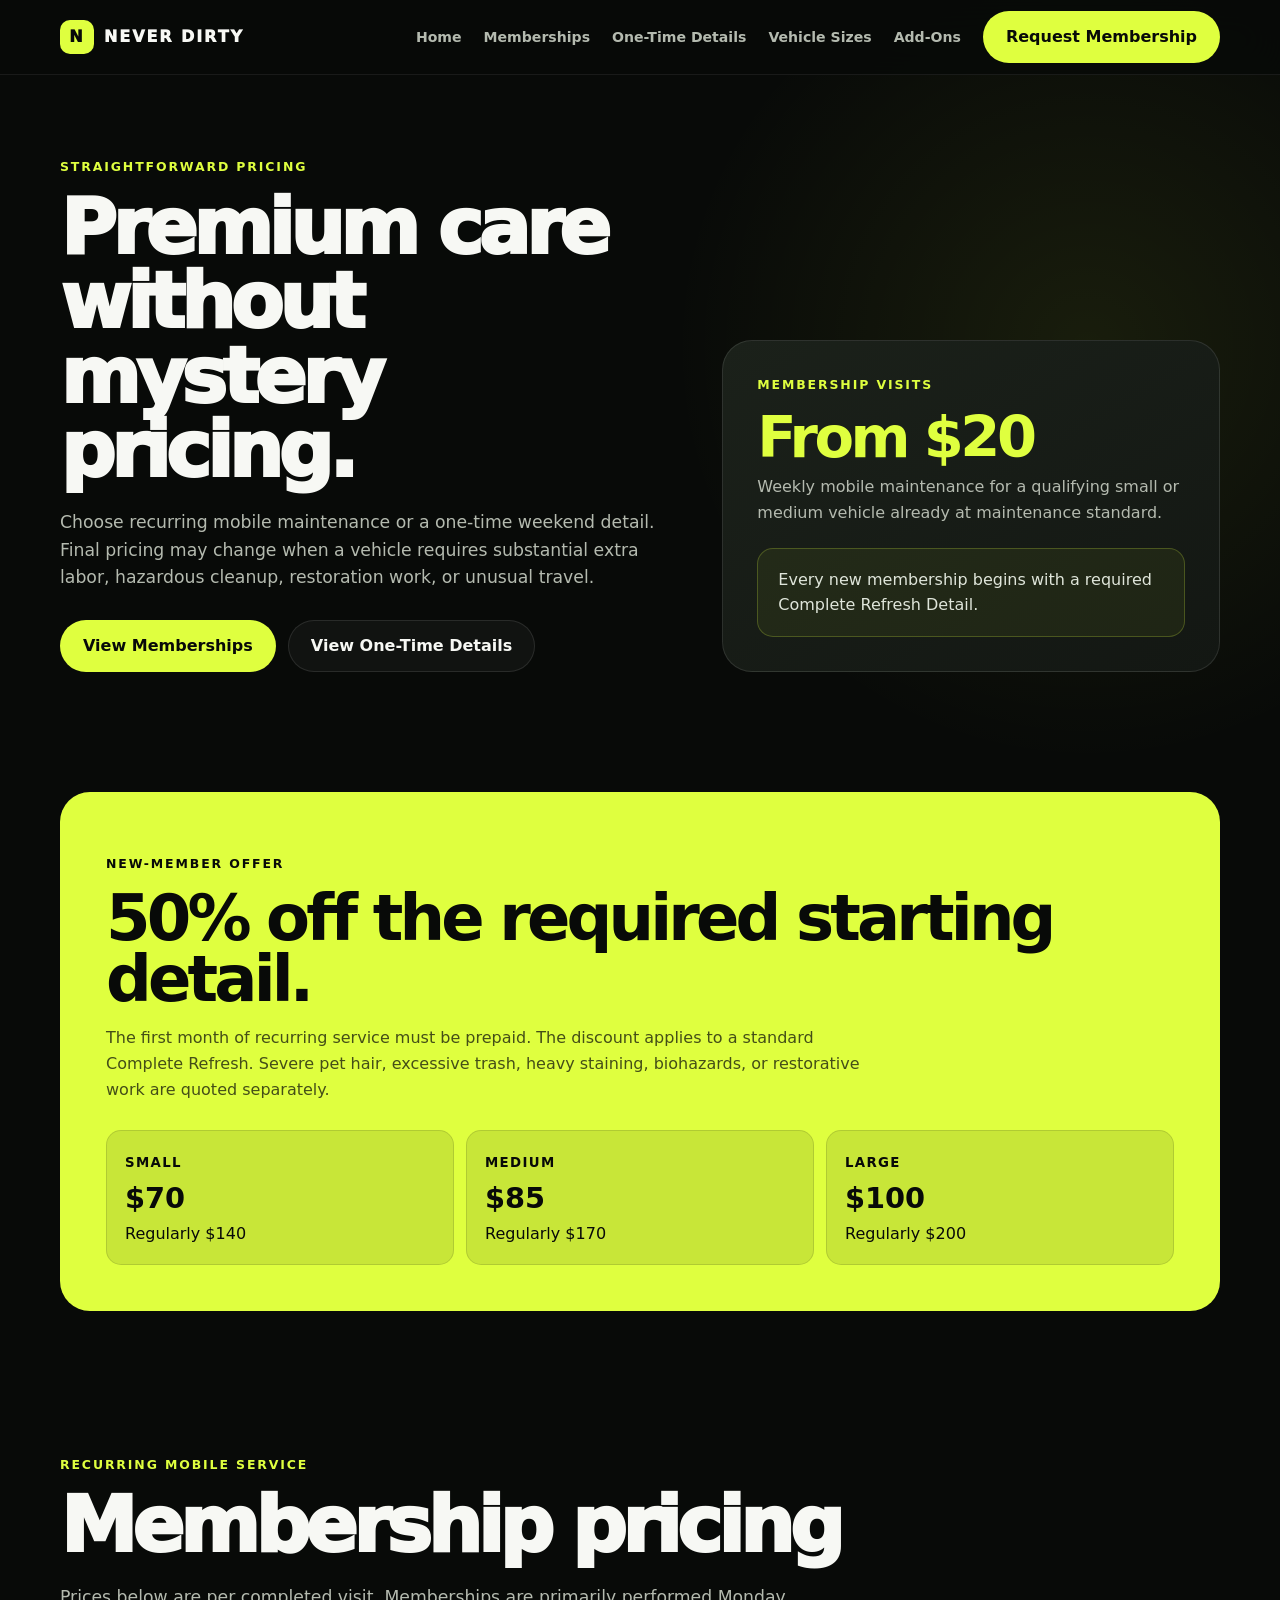
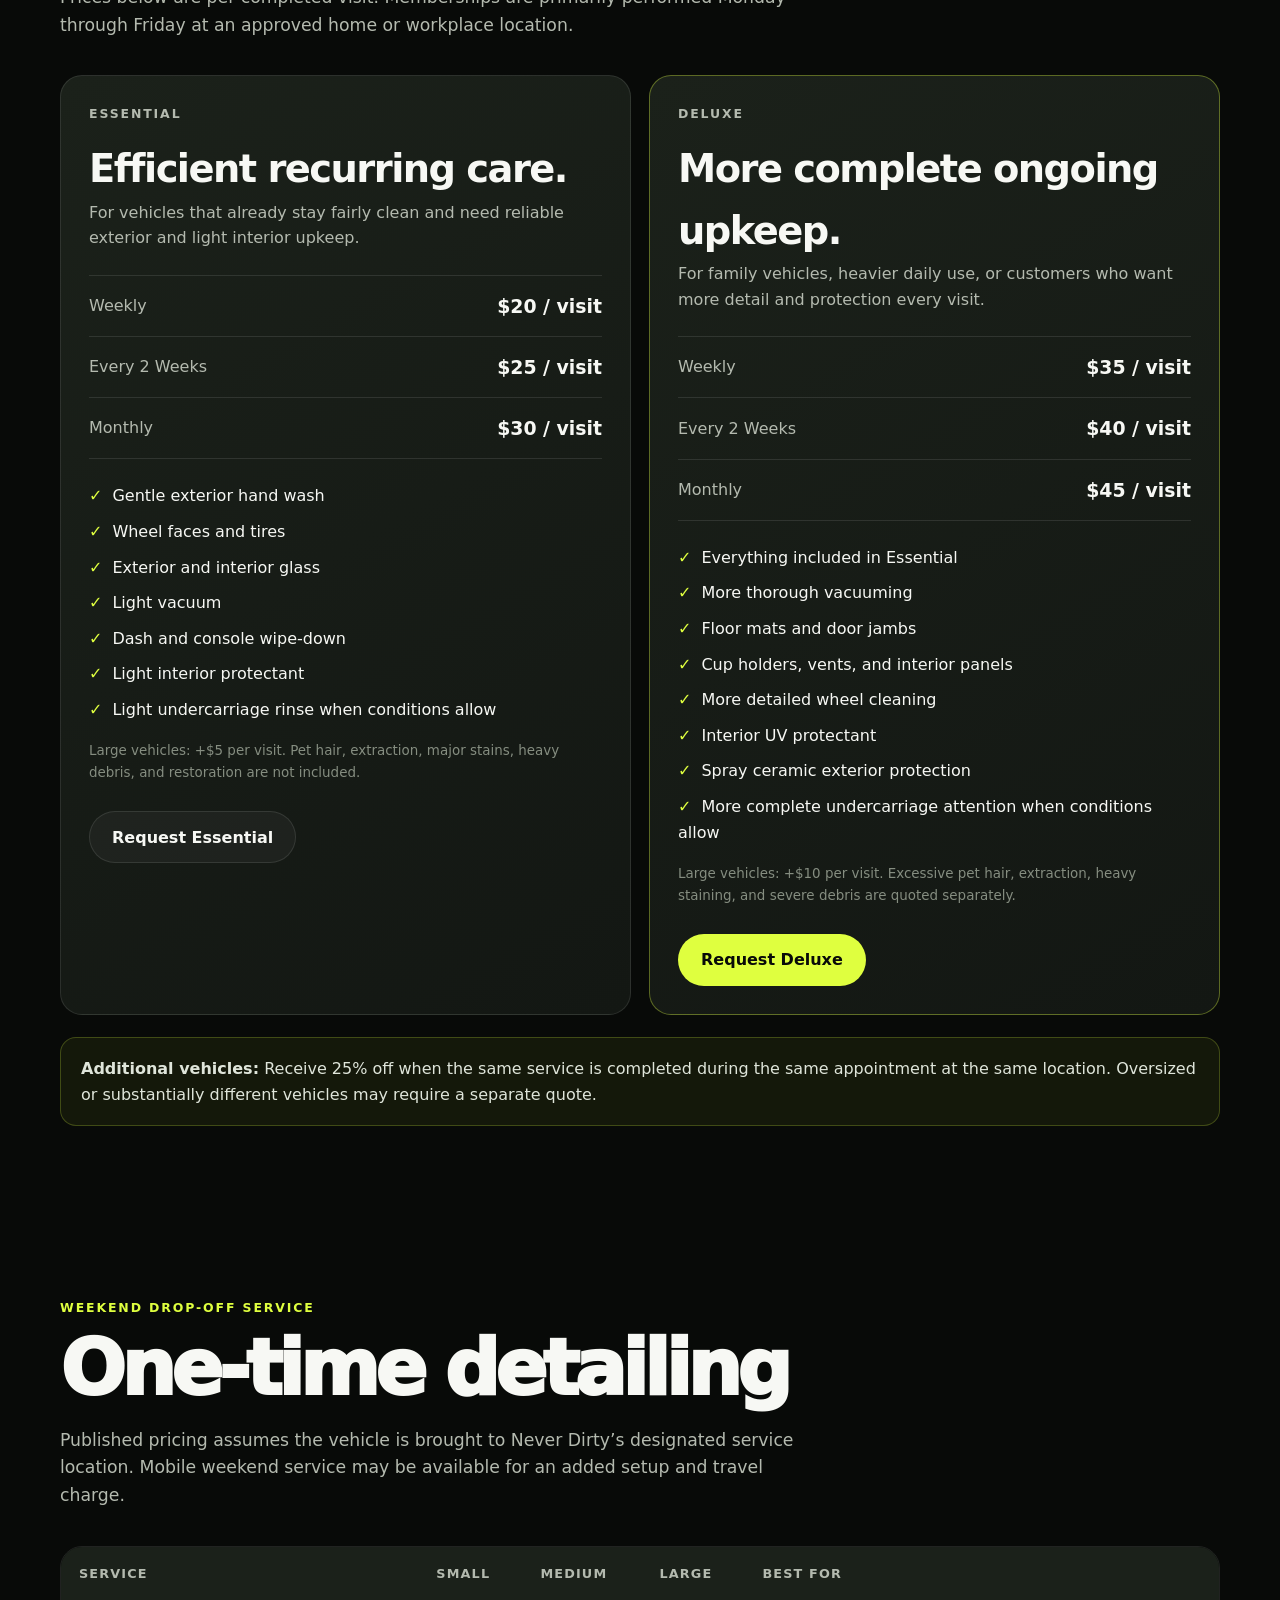
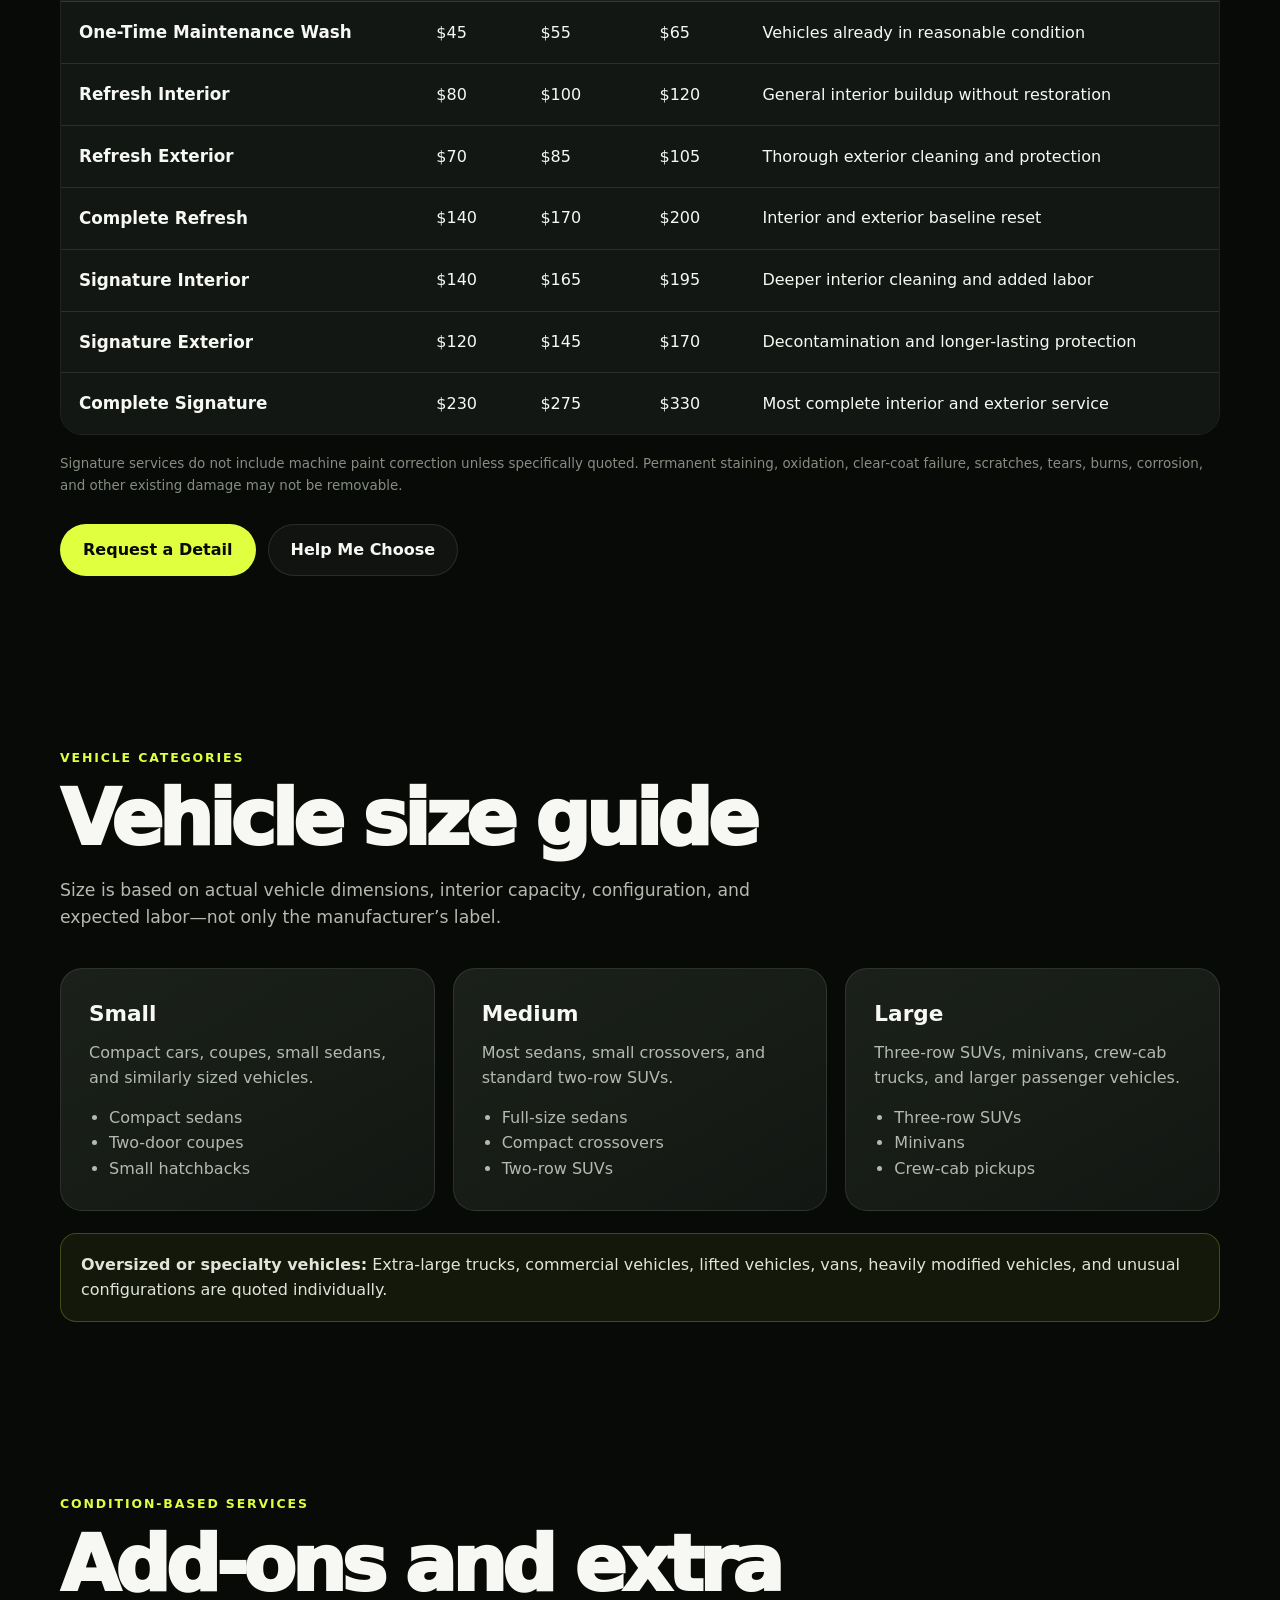
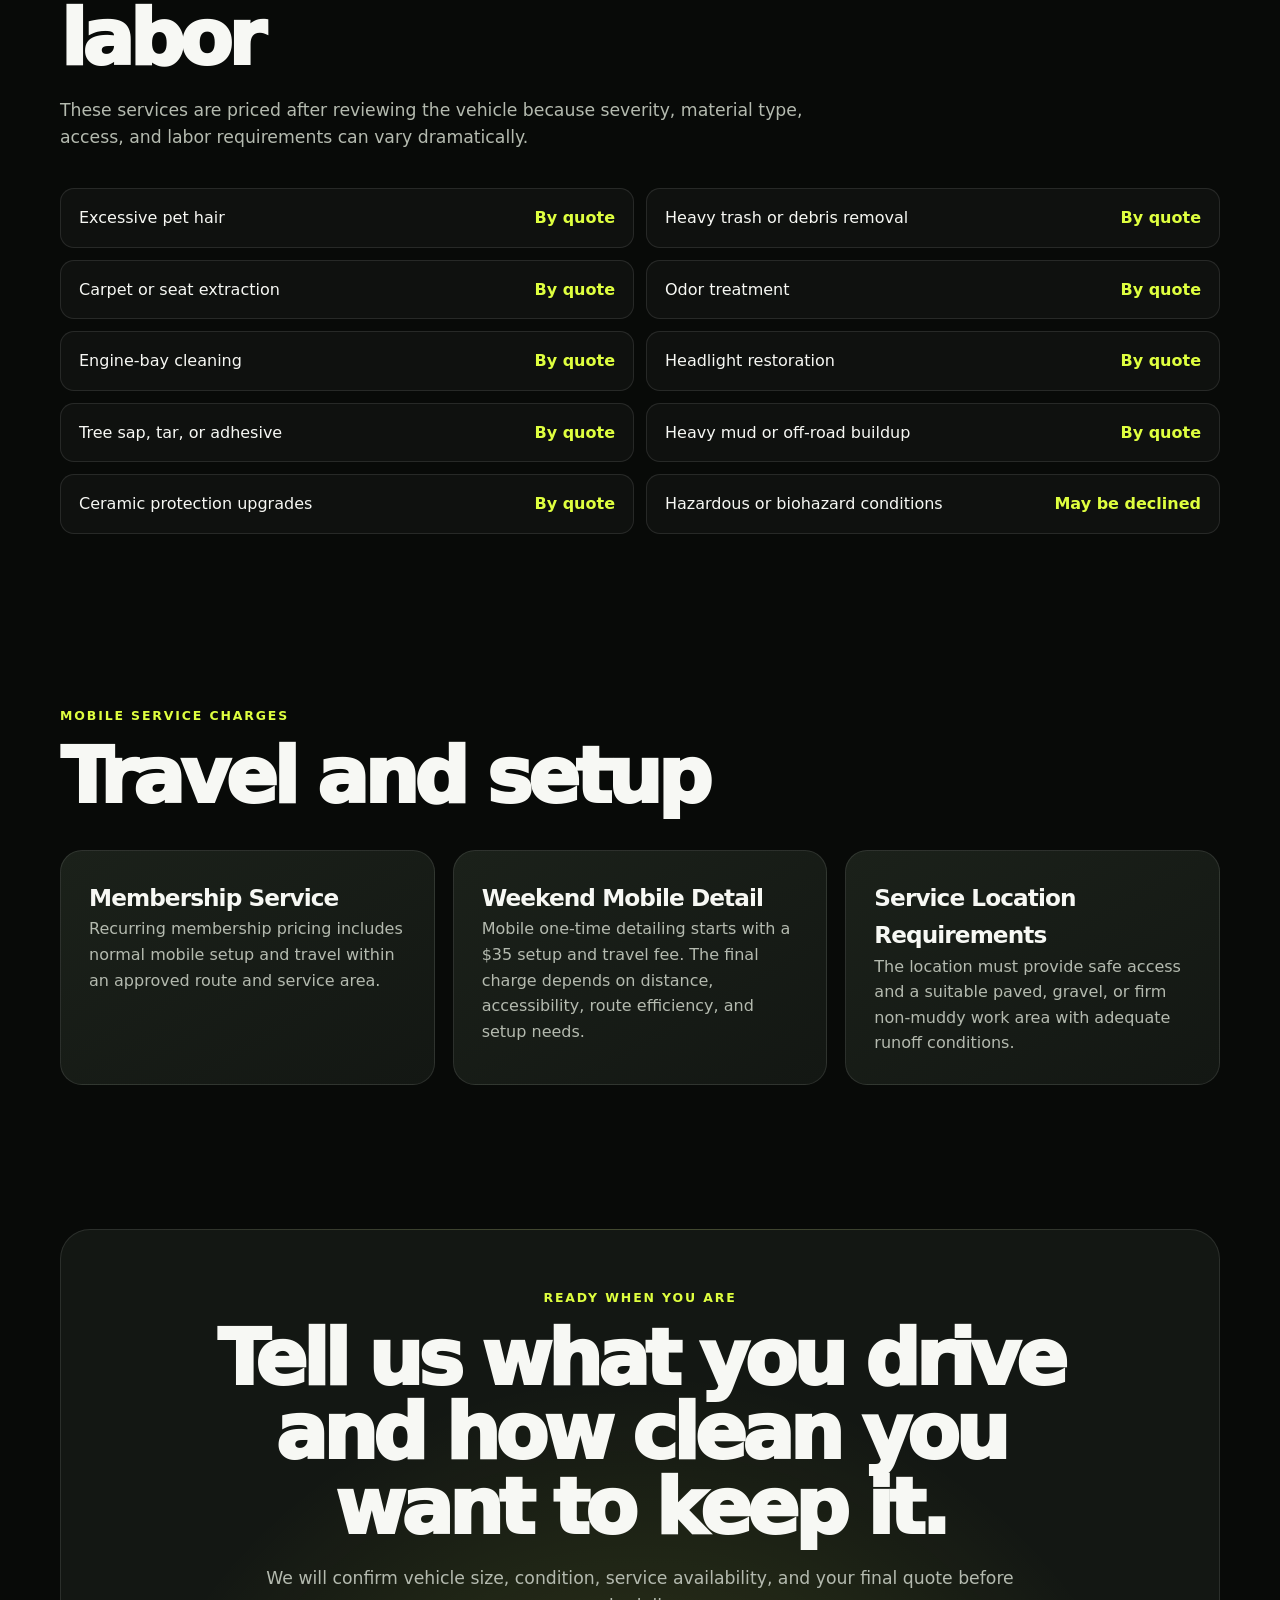
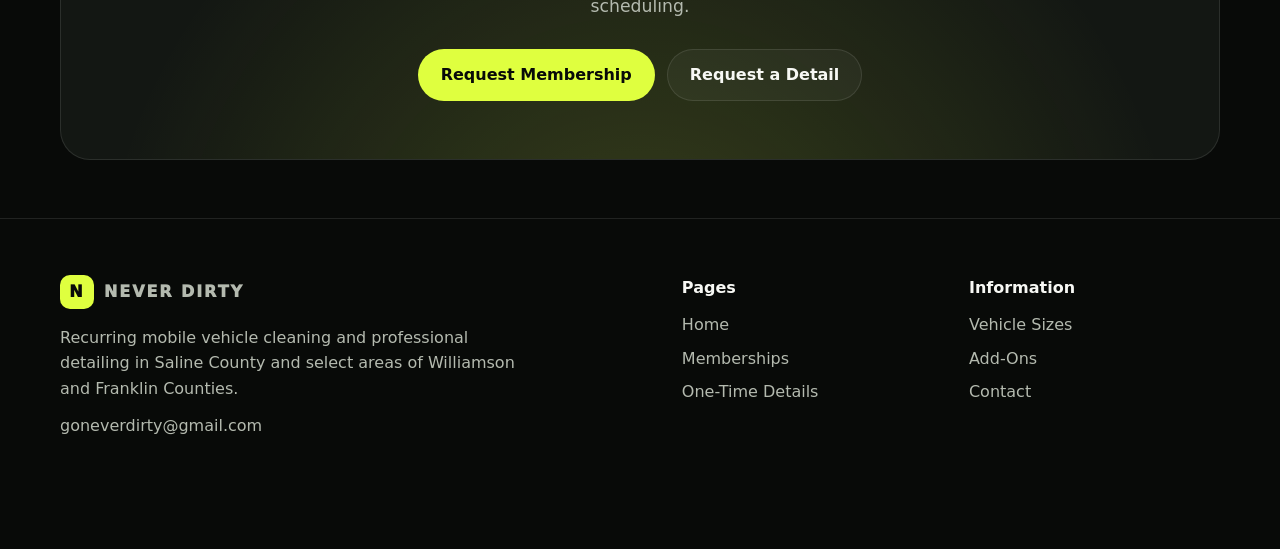
<file: pricing.html>
<!DOCTYPE html>
<html lang="en">
<head>
  <meta charset="UTF-8">
  <meta name="viewport" content="width=device-width, initial-scale=1.0">
  <title>Pricing | Never Dirty</title>
  <meta name="description" content="Never Dirty membership and one-time detailing pricing for Southern Illinois.">
  <meta name="theme-color" content="#080a08">
  <style>
    :root{--bg:#080a08;--surface:#131713;--surface2:#1b211a;--text:#f7f8f4;--muted:#b4baaf;--muted2:#858d80;--line:rgba(255,255,255,.1);--accent:#dfff3f;--max:1160px;--radius:22px}
    *{box-sizing:border-box;margin:0;padding:0}html{scroll-behavior:smooth;scroll-padding-top:88px}body{font-family:Inter,system-ui,-apple-system,BlinkMacSystemFont,"Segoe UI",sans-serif;background:radial-gradient(circle at 85% 5%,rgba(223,255,63,.08),transparent 26rem),var(--bg);color:var(--text);line-height:1.6}a{color:inherit;text-decoration:none}.container{width:min(calc(100% - 32px),var(--max));margin:auto}.section{padding:86px 0}.section-sm{padding:58px 0}.eyebrow{color:var(--accent);font-size:.78rem;font-weight:900;letter-spacing:.15em;text-transform:uppercase;margin-bottom:14px}.title{font-size:clamp(2.3rem,6vw,4.8rem);line-height:.97;letter-spacing:-.06em;font-weight:1000;max-width:850px}.copy{color:var(--muted);font-size:1.08rem;max-width:760px;margin-top:20px}.btns{display:flex;gap:12px;flex-wrap:wrap;margin-top:28px}.btn{display:inline-flex;align-items:center;justify-content:center;min-height:52px;padding:0 22px;border-radius:999px;font-weight:900;border:1px solid transparent;transition:.2s}.btn:hover{transform:translateY(-2px)}.primary{background:var(--accent);color:#080a08}.secondary{background:rgba(255,255,255,.04);border-color:var(--line)}header{position:sticky;top:0;z-index:20;background:rgba(8,10,8,.84);backdrop-filter:blur(18px);border-bottom:1px solid rgba(255,255,255,.07)}.nav{height:74px;display:flex;align-items:center;justify-content:space-between;gap:20px}.brand{display:flex;align-items:center;gap:10px;font-weight:1000;letter-spacing:.12em;text-transform:uppercase}.logo{display:grid;place-items:center;width:34px;height:34px;background:var(--accent);color:#080a08;border-radius:10px}.links{display:flex;align-items:center;gap:22px}.links a:not(.btn){color:var(--muted);font-size:.88rem;font-weight:800}.menu{display:none;background:none;border:1px solid var(--line);color:var(--text);width:44px;height:44px;border-radius:13px;font-size:1.25rem}.mobile{display:none;padding:12px 16px 22px;background:#0a0d0a;border-bottom:1px solid var(--line)}.mobile.open{display:grid;gap:10px}.mobile a{padding:12px;border-bottom:1px solid var(--line);font-weight:800}.hero{padding:82px 0 62px}.hero-grid{display:grid;grid-template-columns:1.1fr .9fr;gap:54px;align-items:end}.hero-panel{padding:34px;background:linear-gradient(150deg,var(--surface2),var(--surface));border:1px solid var(--line);border-radius:30px}.hero-panel strong{display:block;color:var(--accent);font-size:3.6rem;line-height:1;letter-spacing:-.06em}.hero-panel span{display:block;color:var(--muted);margin-top:8px}.notice{margin-top:22px;padding:18px 20px;border:1px solid rgba(223,255,63,.22);background:rgba(223,255,63,.06);border-radius:16px;color:#dfe5da}.grid2,.grid3{display:grid;gap:18px}.grid2{grid-template-columns:repeat(2,1fr)}.grid3{grid-template-columns:repeat(3,1fr)}.card{background:linear-gradient(150deg,var(--surface2),var(--surface));border:1px solid var(--line);border-radius:var(--radius);padding:28px}.card.featured{border-color:rgba(223,255,63,.35)}.card h2,.card h3{letter-spacing:-.04em}.card h2{font-size:2.4rem}.card h3{font-size:1.45rem}.card p{color:var(--muted)}.price-list{margin-top:24px;border-top:1px solid var(--line)}.price-row{display:flex;align-items:center;justify-content:space-between;gap:18px;padding:15px 0;border-bottom:1px solid var(--line)}.price-row span{color:var(--muted)}.price-row strong{font-size:1.18rem}.checks{list-style:none;display:grid;gap:10px;margin-top:24px}.checks li:before{content:"✓";color:var(--accent);font-weight:900;margin-right:10px}.fine{font-size:.84rem;color:var(--muted2)!important;margin-top:18px}.section-head{margin-bottom:36px}.offer{background:var(--accent);color:#080a08;border-radius:30px;padding:46px}.offer h2{font-size:clamp(2.2rem,5vw,4.6rem);line-height:.95;letter-spacing:-.06em}.offer p{color:rgba(8,10,8,.72);max-width:760px;margin-top:16px}.offer-grid{display:grid;grid-template-columns:repeat(3,1fr);gap:12px;margin-top:28px}.offer-box{background:rgba(8,10,8,.1);border:1px solid rgba(8,10,8,.12);padding:18px;border-radius:15px}.offer-box small{font-weight:900;text-transform:uppercase;letter-spacing:.1em}.offer-box strong{display:block;font-size:1.8rem}.table-wrap{overflow-x:auto;border:1px solid var(--line);border-radius:var(--radius)}table{width:100%;border-collapse:collapse;min-width:760px;background:var(--surface)}th,td{padding:17px 18px;text-align:left;border-bottom:1px solid var(--line)}th{background:var(--surface2);font-size:.8rem;letter-spacing:.09em;text-transform:uppercase;color:var(--muted)}td strong{font-size:1.05rem}tr:last-child td{border-bottom:0}.size-card strong{display:block;font-size:1.35rem;margin-bottom:8px}.size-card ul{color:var(--muted);margin:14px 0 0 20px}.addon-grid{display:grid;grid-template-columns:repeat(2,1fr);gap:12px;margin-top:24px}.addon{display:flex;justify-content:space-between;gap:20px;padding:16px 18px;background:rgba(255,255,255,.03);border:1px solid var(--line);border-radius:14px}.addon span:last-child{color:var(--accent);font-weight:900}.policy-grid{display:grid;grid-template-columns:repeat(3,1fr);gap:18px}.cta{text-align:center;padding:58px 30px;background:radial-gradient(circle at 50% 130%,rgba(223,255,63,.18),transparent 34rem),var(--surface);border:1px solid var(--line);border-radius:30px}.cta .title,.cta .copy{margin-inline:auto}.cta .btns{justify-content:center}footer{padding:56px 0 110px;border-top:1px solid var(--line);color:var(--muted)}.footer-grid{display:grid;grid-template-columns:1.4fr .6fr .6fr;gap:36px}.footer-grid h4{color:var(--text);margin-bottom:12px}.footer-links{display:grid;gap:8px}.mobile-cta{display:none;position:fixed;bottom:0;left:0;right:0;z-index:25;background:rgba(8,10,8,.94);backdrop-filter:blur(16px);border-top:1px solid var(--line);padding:10px;gap:8px}.mobile-cta .btn{flex:1;min-height:48px;padding:0 10px;font-size:.78rem}
    @media(max-width:960px){.links a:not(.btn){display:none}.links .btn{display:none}.menu{display:block}.hero-grid,.grid2,.policy-grid{grid-template-columns:1fr}.grid3{grid-template-columns:1fr 1fr}.footer-grid{grid-template-columns:1fr 1fr}.footer-grid>div:first-child{grid-column:1/-1}}
    @media(max-width:640px){.section{padding:64px 0}.hero{padding:56px 0}.grid3,.offer-grid,.addon-grid,.footer-grid{grid-template-columns:1fr}.offer{padding:32px 22px}.btns{display:grid}.btn{width:100%}.mobile-cta{display:flex}footer{padding-bottom:130px}.hero-panel strong{font-size:2.9rem}}
  </style>
</head>
<body>
<header>
  <div class="container nav">
    <a class="brand" href="index.html"><span class="logo">N</span><span>Never Dirty</span></a>
    <nav class="links">
      <a href="index.html">Home</a><a href="#memberships">Memberships</a><a href="#details">One-Time Details</a><a href="#sizes">Vehicle Sizes</a><a href="#addons">Add-Ons</a>
      <a class="btn primary" href="mailto:goneverdirty@gmail.com?subject=Never Dirty Membership Request">Request Membership</a>
    </nav>
    <button class="menu" aria-label="Open menu" aria-expanded="false">☰</button>
  </div>
  <nav class="mobile">
    <a href="index.html">Home</a><a href="#memberships">Memberships</a><a href="#details">One-Time Details</a><a href="#sizes">Vehicle Sizes</a><a href="#addons">Add-Ons</a>
    <a class="btn primary" href="mailto:goneverdirty@gmail.com?subject=Never Dirty Membership Request">Request Membership</a>
  </nav>
</header>
<main>
  <section class="hero">
    <div class="container hero-grid">
      <div>
        <p class="eyebrow">Straightforward pricing</p>
        <h1 class="title">Premium care without mystery pricing.</h1>
        <p class="copy">Choose recurring mobile maintenance or a one-time weekend detail. Final pricing may change when a vehicle requires substantial extra labor, hazardous cleanup, restoration work, or unusual travel.</p>
        <div class="btns"><a class="btn primary" href="#memberships">View Memberships</a><a class="btn secondary" href="#details">View One-Time Details</a></div>
      </div>
      <aside class="hero-panel">
        <p class="eyebrow">Membership visits</p>
        <strong>From $20</strong>
        <span>Weekly mobile maintenance for a qualifying small or medium vehicle already at maintenance standard.</span>
        <div class="notice">Every new membership begins with a required Complete Refresh Detail.</div>
      </aside>
    </div>
  </section>

  <section class="section-sm">
    <div class="container">
      <div class="offer">
        <p class="eyebrow" style="color:#080a08">New-member offer</p>
        <h2>50% off the required starting detail.</h2>
        <p>The first month of recurring service must be prepaid. The discount applies to a standard Complete Refresh. Severe pet hair, excessive trash, heavy staining, biohazards, or restorative work are quoted separately.</p>
        <div class="offer-grid">
          <div class="offer-box"><small>Small</small><strong>$70</strong><span>Regularly $140</span></div>
          <div class="offer-box"><small>Medium</small><strong>$85</strong><span>Regularly $170</span></div>
          <div class="offer-box"><small>Large</small><strong>$100</strong><span>Regularly $200</span></div>
        </div>
      </div>
    </div>
  </section>

  <section class="section" id="memberships">
    <div class="container">
      <div class="section-head"><p class="eyebrow">Recurring mobile service</p><h2 class="title">Membership pricing</h2><p class="copy">Prices below are per completed visit. Memberships are primarily performed Monday through Friday at an approved home or workplace location.</p></div>
      <div class="grid2">
        <article class="card">
          <p class="eyebrow">Essential</p><h2>Efficient recurring care.</h2><p>For vehicles that already stay fairly clean and need reliable exterior and light interior upkeep.</p>
          <div class="price-list"><div class="price-row"><span>Weekly</span><strong>$20 / visit</strong></div><div class="price-row"><span>Every 2 Weeks</span><strong>$25 / visit</strong></div><div class="price-row"><span>Monthly</span><strong>$30 / visit</strong></div></div>
          <ul class="checks"><li>Gentle exterior hand wash</li><li>Wheel faces and tires</li><li>Exterior and interior glass</li><li>Light vacuum</li><li>Dash and console wipe-down</li><li>Light interior protectant</li><li>Light undercarriage rinse when conditions allow</li></ul>
          <p class="fine">Large vehicles: +$5 per visit. Pet hair, extraction, major stains, heavy debris, and restoration are not included.</p>
          <div class="btns"><a class="btn secondary" href="mailto:goneverdirty@gmail.com?subject=Essential Membership Request">Request Essential</a></div>
        </article>
        <article class="card featured">
          <p class="eyebrow">Deluxe</p><h2>More complete ongoing upkeep.</h2><p>For family vehicles, heavier daily use, or customers who want more detail and protection every visit.</p>
          <div class="price-list"><div class="price-row"><span>Weekly</span><strong>$35 / visit</strong></div><div class="price-row"><span>Every 2 Weeks</span><strong>$40 / visit</strong></div><div class="price-row"><span>Monthly</span><strong>$45 / visit</strong></div></div>
          <ul class="checks"><li>Everything included in Essential</li><li>More thorough vacuuming</li><li>Floor mats and door jambs</li><li>Cup holders, vents, and interior panels</li><li>More detailed wheel cleaning</li><li>Interior UV protectant</li><li>Spray ceramic exterior protection</li><li>More complete undercarriage attention when conditions allow</li></ul>
          <p class="fine">Large vehicles: +$10 per visit. Excessive pet hair, extraction, heavy staining, and severe debris are quoted separately.</p>
          <div class="btns"><a class="btn primary" href="mailto:goneverdirty@gmail.com?subject=Deluxe Membership Request">Request Deluxe</a></div>
        </article>
      </div>
      <div class="notice"><strong>Additional vehicles:</strong> Receive 25% off when the same service is completed during the same appointment at the same location. Oversized or substantially different vehicles may require a separate quote.</div>
    </div>
  </section>

  <section class="section" id="details">
    <div class="container">
      <div class="section-head"><p class="eyebrow">Weekend drop-off service</p><h2 class="title">One-time detailing</h2><p class="copy">Published pricing assumes the vehicle is brought to Never Dirty’s designated service location. Mobile weekend service may be available for an added setup and travel charge.</p></div>
      <div class="table-wrap">
        <table>
          <thead><tr><th>Service</th><th>Small</th><th>Medium</th><th>Large</th><th>Best For</th></tr></thead>
          <tbody>
            <tr><td><strong>One-Time Maintenance Wash</strong></td><td>$45</td><td>$55</td><td>$65</td><td>Vehicles already in reasonable condition</td></tr>
            <tr><td><strong>Refresh Interior</strong></td><td>$80</td><td>$100</td><td>$120</td><td>General interior buildup without restoration</td></tr>
            <tr><td><strong>Refresh Exterior</strong></td><td>$70</td><td>$85</td><td>$105</td><td>Thorough exterior cleaning and protection</td></tr>
            <tr><td><strong>Complete Refresh</strong></td><td>$140</td><td>$170</td><td>$200</td><td>Interior and exterior baseline reset</td></tr>
            <tr><td><strong>Signature Interior</strong></td><td>$140</td><td>$165</td><td>$195</td><td>Deeper interior cleaning and added labor</td></tr>
            <tr><td><strong>Signature Exterior</strong></td><td>$120</td><td>$145</td><td>$170</td><td>Decontamination and longer-lasting protection</td></tr>
            <tr><td><strong>Complete Signature</strong></td><td>$230</td><td>$275</td><td>$330</td><td>Most complete interior and exterior service</td></tr>
          </tbody>
        </table>
      </div>
      <p class="fine">Signature services do not include machine paint correction unless specifically quoted. Permanent staining, oxidation, clear-coat failure, scratches, tears, burns, corrosion, and other existing damage may not be removable.</p>
      <div class="btns"><a class="btn primary" href="mailto:goneverdirty@gmail.com?subject=Never Dirty Detail Request">Request a Detail</a><a class="btn secondary" href="mailto:goneverdirty@gmail.com?subject=Help Choosing a Never Dirty Service">Help Me Choose</a></div>
    </div>
  </section>

  <section class="section" id="sizes">
    <div class="container">
      <div class="section-head"><p class="eyebrow">Vehicle categories</p><h2 class="title">Vehicle size guide</h2><p class="copy">Size is based on actual vehicle dimensions, interior capacity, configuration, and expected labor—not only the manufacturer’s label.</p></div>
      <div class="grid3">
        <article class="card size-card"><strong>Small</strong><p>Compact cars, coupes, small sedans, and similarly sized vehicles.</p><ul><li>Compact sedans</li><li>Two-door coupes</li><li>Small hatchbacks</li></ul></article>
        <article class="card size-card"><strong>Medium</strong><p>Most sedans, small crossovers, and standard two-row SUVs.</p><ul><li>Full-size sedans</li><li>Compact crossovers</li><li>Two-row SUVs</li></ul></article>
        <article class="card size-card"><strong>Large</strong><p>Three-row SUVs, minivans, crew-cab trucks, and larger passenger vehicles.</p><ul><li>Three-row SUVs</li><li>Minivans</li><li>Crew-cab pickups</li></ul></article>
      </div>
      <div class="notice"><strong>Oversized or specialty vehicles:</strong> Extra-large trucks, commercial vehicles, lifted vehicles, vans, heavily modified vehicles, and unusual configurations are quoted individually.</div>
    </div>
  </section>

  <section class="section" id="addons">
    <div class="container">
      <div class="section-head"><p class="eyebrow">Condition-based services</p><h2 class="title">Add-ons and extra labor</h2><p class="copy">These services are priced after reviewing the vehicle because severity, material type, access, and labor requirements can vary dramatically.</p></div>
      <div class="addon-grid">
        <div class="addon"><span>Excessive pet hair</span><span>By quote</span></div>
        <div class="addon"><span>Heavy trash or debris removal</span><span>By quote</span></div>
        <div class="addon"><span>Carpet or seat extraction</span><span>By quote</span></div>
        <div class="addon"><span>Odor treatment</span><span>By quote</span></div>
        <div class="addon"><span>Engine-bay cleaning</span><span>By quote</span></div>
        <div class="addon"><span>Headlight restoration</span><span>By quote</span></div>
        <div class="addon"><span>Tree sap, tar, or adhesive</span><span>By quote</span></div>
        <div class="addon"><span>Heavy mud or off-road buildup</span><span>By quote</span></div>
        <div class="addon"><span>Ceramic protection upgrades</span><span>By quote</span></div>
        <div class="addon"><span>Hazardous or biohazard conditions</span><span>May be declined</span></div>
      </div>
    </div>
  </section>

  <section class="section">
    <div class="container">
      <div class="section-head"><p class="eyebrow">Mobile service charges</p><h2 class="title">Travel and setup</h2></div>
      <div class="policy-grid">
        <article class="card"><h3>Membership Service</h3><p>Recurring membership pricing includes normal mobile setup and travel within an approved route and service area.</p></article>
        <article class="card"><h3>Weekend Mobile Detail</h3><p>Mobile one-time detailing starts with a $35 setup and travel fee. The final charge depends on distance, accessibility, route efficiency, and setup needs.</p></article>
        <article class="card"><h3>Service Location Requirements</h3><p>The location must provide safe access and a suitable paved, gravel, or firm non-muddy work area with adequate runoff conditions.</p></article>
      </div>
    </div>
  </section>

  <section class="section-sm">
    <div class="container">
      <div class="cta">
        <p class="eyebrow">Ready when you are</p>
        <h2 class="title">Tell us what you drive and how clean you want to keep it.</h2>
        <p class="copy">We will confirm vehicle size, condition, service availability, and your final quote before scheduling.</p>
        <div class="btns"><a class="btn primary" href="mailto:goneverdirty@gmail.com?subject=Never Dirty Membership Request">Request Membership</a><a class="btn secondary" href="mailto:goneverdirty@gmail.com?subject=Never Dirty Detail Request">Request a Detail</a></div>
      </div>
    </div>
  </section>
</main>
<footer>
  <div class="container footer-grid">
    <div><a class="brand" href="index.html"><span class="logo">N</span><span>Never Dirty</span></a><p style="margin-top:16px;max-width:470px">Recurring mobile vehicle cleaning and professional detailing in Saline County and select areas of Williamson and Franklin Counties.</p><p style="margin-top:12px">goneverdirty@gmail.com</p></div>
    <div><h4>Pages</h4><div class="footer-links"><a href="index.html">Home</a><a href="#memberships">Memberships</a><a href="#details">One-Time Details</a></div></div>
    <div><h4>Information</h4><div class="footer-links"><a href="#sizes">Vehicle Sizes</a><a href="#addons">Add-Ons</a><a href="mailto:goneverdirty@gmail.com">Contact</a></div></div>
  </div>
</footer>
<div class="mobile-cta"><a class="btn primary" href="mailto:goneverdirty@gmail.com?subject=Never Dirty Membership Request">Membership</a><a class="btn secondary" href="mailto:goneverdirty@gmail.com?subject=Never Dirty Detail Request">Detail</a></div>
<script>
  const menuButton=document.querySelector('.menu');
  const mobileMenu=document.querySelector('.mobile');
  menuButton.addEventListener('click',()=>{const open=mobileMenu.classList.toggle('open');menuButton.setAttribute('aria-expanded',String(open));document.body.classList.toggle('menu-open',open);menuButton.textContent=open?'✕':'☰'});
  mobileMenu.querySelectorAll('a').forEach(a=>a.addEventListener('click',()=>{mobileMenu.classList.remove('open');document.body.classList.remove('menu-open');menuButton.setAttribute('aria-expanded','false');menuButton.textContent='☰'}));
</script>
</body>
</html>
</file>
